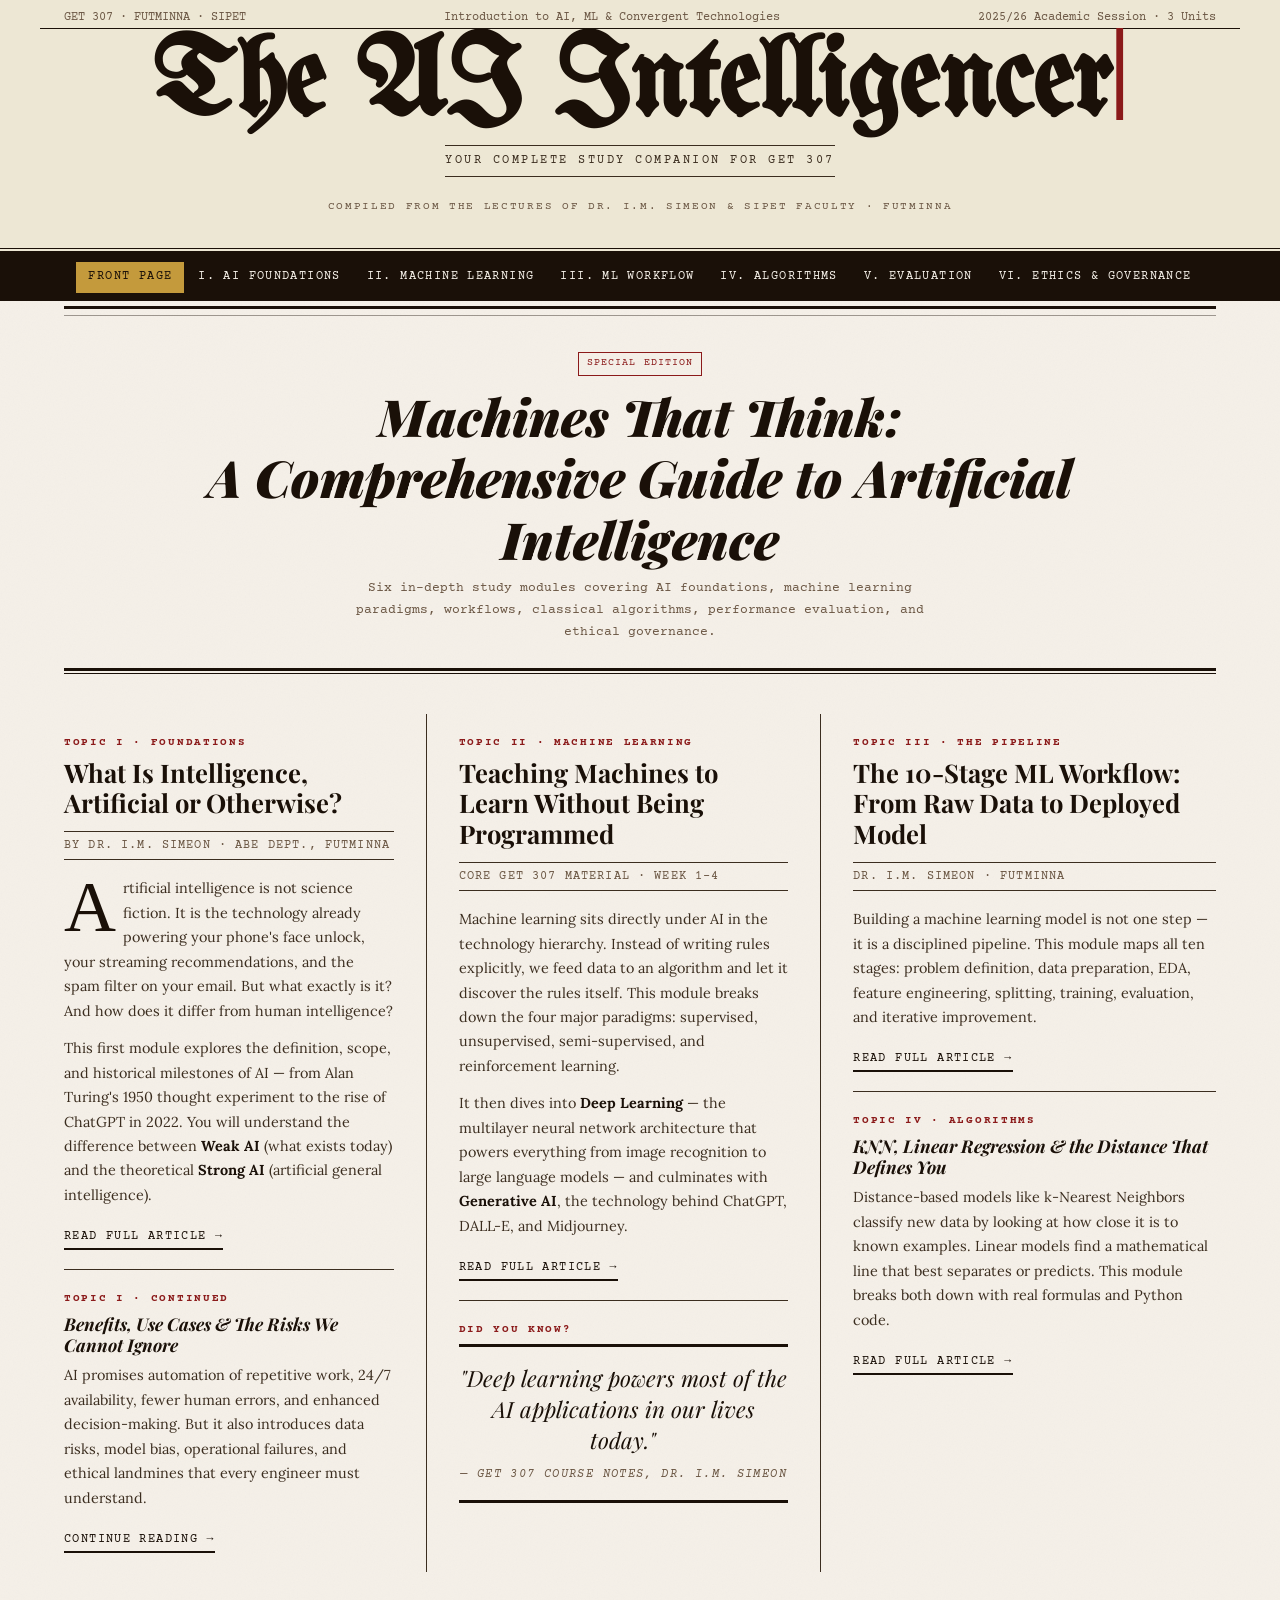
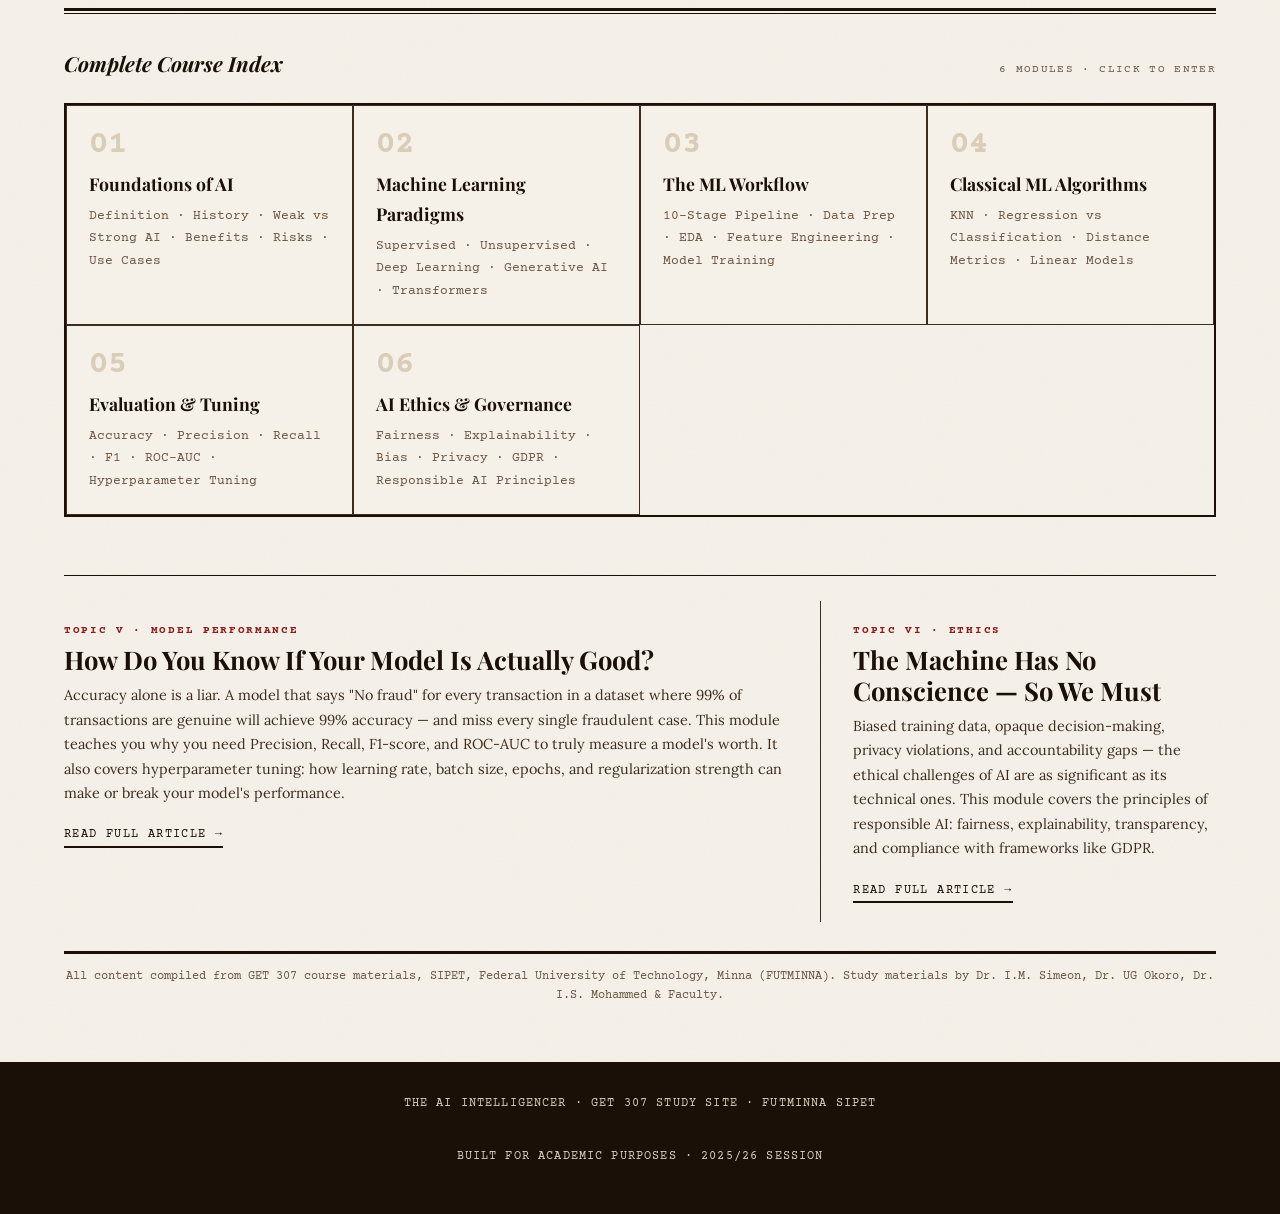
<file: index.html>
<!DOCTYPE html>
<html lang="en">
<head>
  <meta charset="UTF-8" />
  <meta name="viewport" content="width=device-width, initial-scale=1.0" />
  <title>The AI Intelligencer — GET 307 Study Site</title>
  <link rel="stylesheet" href="style.css" />
</head>
<body>

  <!-- ═══════════════════════════════════════════════
       MASTHEAD — Typewriter animation targets
       the h1#typewriter-target via script.js
  ═══════════════════════════════════════════════ -->
  <header class="site-masthead">
    <div class="masthead-top-rule container">
      <span>GET 307 · FUTMINNA · SIPET</span>
      <span>Introduction to AI, ML &amp; Convergent Technologies</span>
      <span>2025/26 Academic Session · 3 Units</span>
    </div>
    <h1 class="masthead-title" id="typewriter-target" data-text="The AI Intelligencer">The AI Intelligencer</h1>
    <p class="masthead-subtitle">Your Complete Study Companion for GET 307</p>
    <p class="masthead-kicker">Compiled from the lectures of Dr. I.M. Simeon &amp; SIPET Faculty · FUTMINNA</p>
  </header>

  <!-- ═══════════════════════════════════════════════
       STICKY NAVIGATION BAR
  ═══════════════════════════════════════════════ -->
  <nav class="site-nav" aria-label="Main Navigation">
    <ul>
      <li><a href="index.html">Front Page</a></li>
      <li><a href="topic1-foundations.html">I. AI Foundations</a></li>
      <li><a href="topic2-machine-learning.html">II. Machine Learning</a></li>
      <li><a href="topic3-ml-workflow.html">III. ML Workflow</a></li>
      <li><a href="topic4-algorithms.html">IV. Algorithms</a></li>
      <li><a href="topic5-evaluation.html">V. Evaluation</a></li>
      <li><a href="topic6-ethics.html">VI. Ethics &amp; Governance</a></li>
    </ul>
  </nav>

  <!-- ═══════════════════════════════════════════════
       MAIN CONTENT — Newspaper Grid Layout
  ═══════════════════════════════════════════════ -->
  <main>
  <div class="container">

    <hr class="thick" />
    <hr class="thin" />

    <!-- ── Breaking Banner Headline ── -->
    <div style="text-align:center; padding: 1.5rem 0 0.5rem;">
      <span class="badge badge-red">Special Edition</span>
      <h1 style="font-size: clamp(1.8rem, 5vw, 3.2rem); font-style: italic; margin: 0.5rem 0;">
        Machines That Think: <br>A Comprehensive Guide to Artificial Intelligence
      </h1>
      <p style="font-family: var(--font-mono); font-size: 0.8rem; color: var(--ink-faint); max-width: 600px; margin: 0 auto;">
        Six in-depth study modules covering AI foundations, machine learning paradigms,
        workflows, classical algorithms, performance evaluation, and ethical governance.
      </p>
    </div>

    <hr class="double" style="margin: 1rem 0;" />

    <!-- ═══════════════════════════════════════════
         3-COLUMN NEWSPAPER GRID
         .newspaper-grid = CSS Grid, 3 columns
         .news-col = individual column with right border rule
         See style.css for full grid documentation
    ═══════════════════════════════════════════ -->
    <div class="newspaper-grid">

      <!-- ── COLUMN 1: AI Foundations & ML ── -->
      <div class="news-col">

        <!-- Article Card 1 -->
        <article class="article-card">
          <p class="kicker">Topic I · Foundations</p>
          <h2>What Is Intelligence, Artificial or Otherwise?</h2>
          <div class="byline">By Dr. I.M. Simeon · ABE Dept., FUTMINNA</div>
          <p class="drop-cap">
            Artificial intelligence is not science fiction. It is the technology already powering your
            phone's face unlock, your streaming recommendations, and the spam filter on your email.
            But what exactly is it? And how does it differ from human intelligence?
          </p>
          <p>
            This first module explores the definition, scope, and historical milestones of AI — from
            Alan Turing's 1950 thought experiment to the rise of ChatGPT in 2022. You will understand
            the difference between <strong>Weak AI</strong> (what exists today) and the theoretical
            <strong>Strong AI</strong> (artificial general intelligence).
          </p>
          <a href="topic1-foundations.html" class="read-more">Read Full Article →</a>
        </article>

        <!-- Article Card 2 -->
        <article class="article-card">
          <p class="kicker">Topic I · Continued</p>
          <h3>Benefits, Use Cases &amp; The Risks We Cannot Ignore</h3>
          <p>
            AI promises automation of repetitive work, 24/7 availability, fewer human errors, and
            enhanced decision-making. But it also introduces data risks, model bias, operational
            failures, and ethical landmines that every engineer must understand.
          </p>
          <a href="topic1-foundations.html#benefits" class="read-more">Continue Reading →</a>
        </article>

      </div><!-- /news-col 1 -->

      <!-- ── COLUMN 2: Machine Learning ── -->
      <div class="news-col">

        <article class="article-card">
          <p class="kicker">Topic II · Machine Learning</p>
          <h2>Teaching Machines to Learn Without Being Programmed</h2>
          <div class="byline">Core GET 307 Material · Week 1–4</div>
          <p>
            Machine learning sits directly under AI in the technology hierarchy. Instead of writing
            rules explicitly, we feed data to an algorithm and let it discover the rules itself.
            This module breaks down the four major paradigms: supervised, unsupervised,
            semi-supervised, and reinforcement learning.
          </p>
          <p>
            It then dives into <strong>Deep Learning</strong> — the multilayer neural network
            architecture that powers everything from image recognition to large language models —
            and culminates with <strong>Generative AI</strong>, the technology behind ChatGPT,
            DALL-E, and Midjourney.
          </p>
          <a href="topic2-machine-learning.html" class="read-more">Read Full Article →</a>
        </article>

        <article class="article-card">
          <p class="kicker">Did You Know?</p>
          <div class="pull-quote" style="margin: 0;">
            <p>"Deep learning powers most of the AI applications in our lives today."</p>
            <cite>— GET 307 Course Notes, Dr. I.M. Simeon</cite>
          </div>
        </article>

      </div><!-- /news-col 2 -->

      <!-- ── COLUMN 3: Workflow & Algorithms ── -->
      <div class="news-col">

        <article class="article-card">
          <p class="kicker">Topic III · The Pipeline</p>
          <h2>The 10-Stage ML Workflow: From Raw Data to Deployed Model</h2>
          <div class="byline">Dr. I.M. Simeon · FUTMINNA</div>
          <p>
            Building a machine learning model is not one step — it is a disciplined pipeline.
            This module maps all ten stages: problem definition, data preparation, EDA, feature
            engineering, splitting, training, evaluation, and iterative improvement.
          </p>
          <a href="topic3-ml-workflow.html" class="read-more">Read Full Article →</a>
        </article>

        <article class="article-card">
          <p class="kicker">Topic IV · Algorithms</p>
          <h3>KNN, Linear Regression &amp; the Distance That Defines You</h3>
          <p>
            Distance-based models like k-Nearest Neighbors classify new data by looking at how
            close it is to known examples. Linear models find a mathematical line that best
            separates or predicts. This module breaks both down with real formulas and Python code.
          </p>
          <a href="topic4-algorithms.html" class="read-more">Read Full Article →</a>
        </article>

      </div><!-- /news-col 3 -->

    </div><!-- /newspaper-grid -->

    <hr class="double" />

    <!-- ── FULL WIDTH: Table of Contents / Module Index ── -->
    <section style="padding: 1.5rem 0;">
      <div style="display:flex; justify-content:space-between; align-items:baseline; margin-bottom:0.8rem;">
        <h2 style="font-size: 1.3rem; font-style: italic;">Complete Course Index</h2>
        <span style="font-family: var(--font-mono); font-size: 0.7rem; color: var(--ink-faint); text-transform:uppercase; letter-spacing:0.12em;">6 Modules · Click to Enter</span>
      </div>

      <!-- .toc-grid — CSS Grid auto-fill, each card fades in via script.js -->
      <div class="toc-grid">

        <a href="topic1-foundations.html" class="toc-card">
          <div class="card-num">01</div>
          <div class="card-title">Foundations of AI</div>
          <div class="card-desc">Definition · History · Weak vs Strong AI · Benefits · Risks · Use Cases</div>
        </a>

        <a href="topic2-machine-learning.html" class="toc-card">
          <div class="card-num">02</div>
          <div class="card-title">Machine Learning Paradigms</div>
          <div class="card-desc">Supervised · Unsupervised · Deep Learning · Generative AI · Transformers</div>
        </a>

        <a href="topic3-ml-workflow.html" class="toc-card">
          <div class="card-num">03</div>
          <div class="card-title">The ML Workflow</div>
          <div class="card-desc">10-Stage Pipeline · Data Prep · EDA · Feature Engineering · Model Training</div>
        </a>

        <a href="topic4-algorithms.html" class="toc-card">
          <div class="card-num">04</div>
          <div class="card-title">Classical ML Algorithms</div>
          <div class="card-desc">KNN · Regression vs Classification · Distance Metrics · Linear Models</div>
        </a>

        <a href="topic5-evaluation.html" class="toc-card">
          <div class="card-num">05</div>
          <div class="card-title">Evaluation &amp; Tuning</div>
          <div class="card-desc">Accuracy · Precision · Recall · F1 · ROC-AUC · Hyperparameter Tuning</div>
        </a>

        <a href="topic6-ethics.html" class="toc-card">
          <div class="card-num">06</div>
          <div class="card-title">AI Ethics &amp; Governance</div>
          <div class="card-desc">Fairness · Explainability · Bias · Privacy · GDPR · Responsible AI Principles</div>
        </a>

      </div>
    </section>

    <hr />

    <!-- ── BOTTOM ROW: Two extra articles ── -->
    <div class="newspaper-grid" style="padding-top: 1rem;">

      <div class="news-col col-span-2">
        <article class="article-card">
          <p class="kicker">Topic V · Model Performance</p>
          <h2>How Do You Know If Your Model Is Actually Good?</h2>
          <p>
            Accuracy alone is a liar. A model that says "No fraud" for every transaction in a dataset
            where 99% of transactions are genuine will achieve 99% accuracy — and miss every
            single fraudulent case. This module teaches you why you need Precision, Recall, F1-score,
            and ROC-AUC to truly measure a model's worth. It also covers hyperparameter tuning:
            how learning rate, batch size, epochs, and regularization strength can make or break
            your model's performance.
          </p>
          <a href="topic5-evaluation.html" class="read-more">Read Full Article →</a>
        </article>
      </div>

      <div class="news-col">
        <article class="article-card">
          <p class="kicker">Topic VI · Ethics</p>
          <h2>The Machine Has No Conscience — So We Must</h2>
          <p>
            Biased training data, opaque decision-making, privacy violations, and accountability
            gaps — the ethical challenges of AI are as significant as its technical ones. This module
            covers the principles of responsible AI: fairness, explainability, transparency, and
            compliance with frameworks like GDPR.
          </p>
          <a href="topic6-ethics.html" class="read-more">Read Full Article →</a>
        </article>
      </div>

    </div>

    <hr class="thick" />
    <p style="font-family:var(--font-mono); font-size:0.72rem; color:var(--ink-faint); text-align:center; padding: 0.5rem 0;">
      All content compiled from GET 307 course materials, SIPET, Federal University of Technology, Minna (FUTMINNA).
      Study materials by Dr. I.M. Simeon, Dr. UG Okoro, Dr. I.S. Mohammed &amp; Faculty.
    </p>

  </div><!-- /container -->
  </main>

  <!-- ═══════════════════════════════════════════════
       FOOTER
  ═══════════════════════════════════════════════ -->
  <footer class="site-footer">
    <p>The AI Intelligencer · GET 307 Study Site · FUTMINNA SIPET</p>
    <hr class="footer-rule" />
    <p>Built for academic purposes · 2025/26 Session</p>
  </footer>

  <script src="script.js"></script>
</body>
</html>
</file>
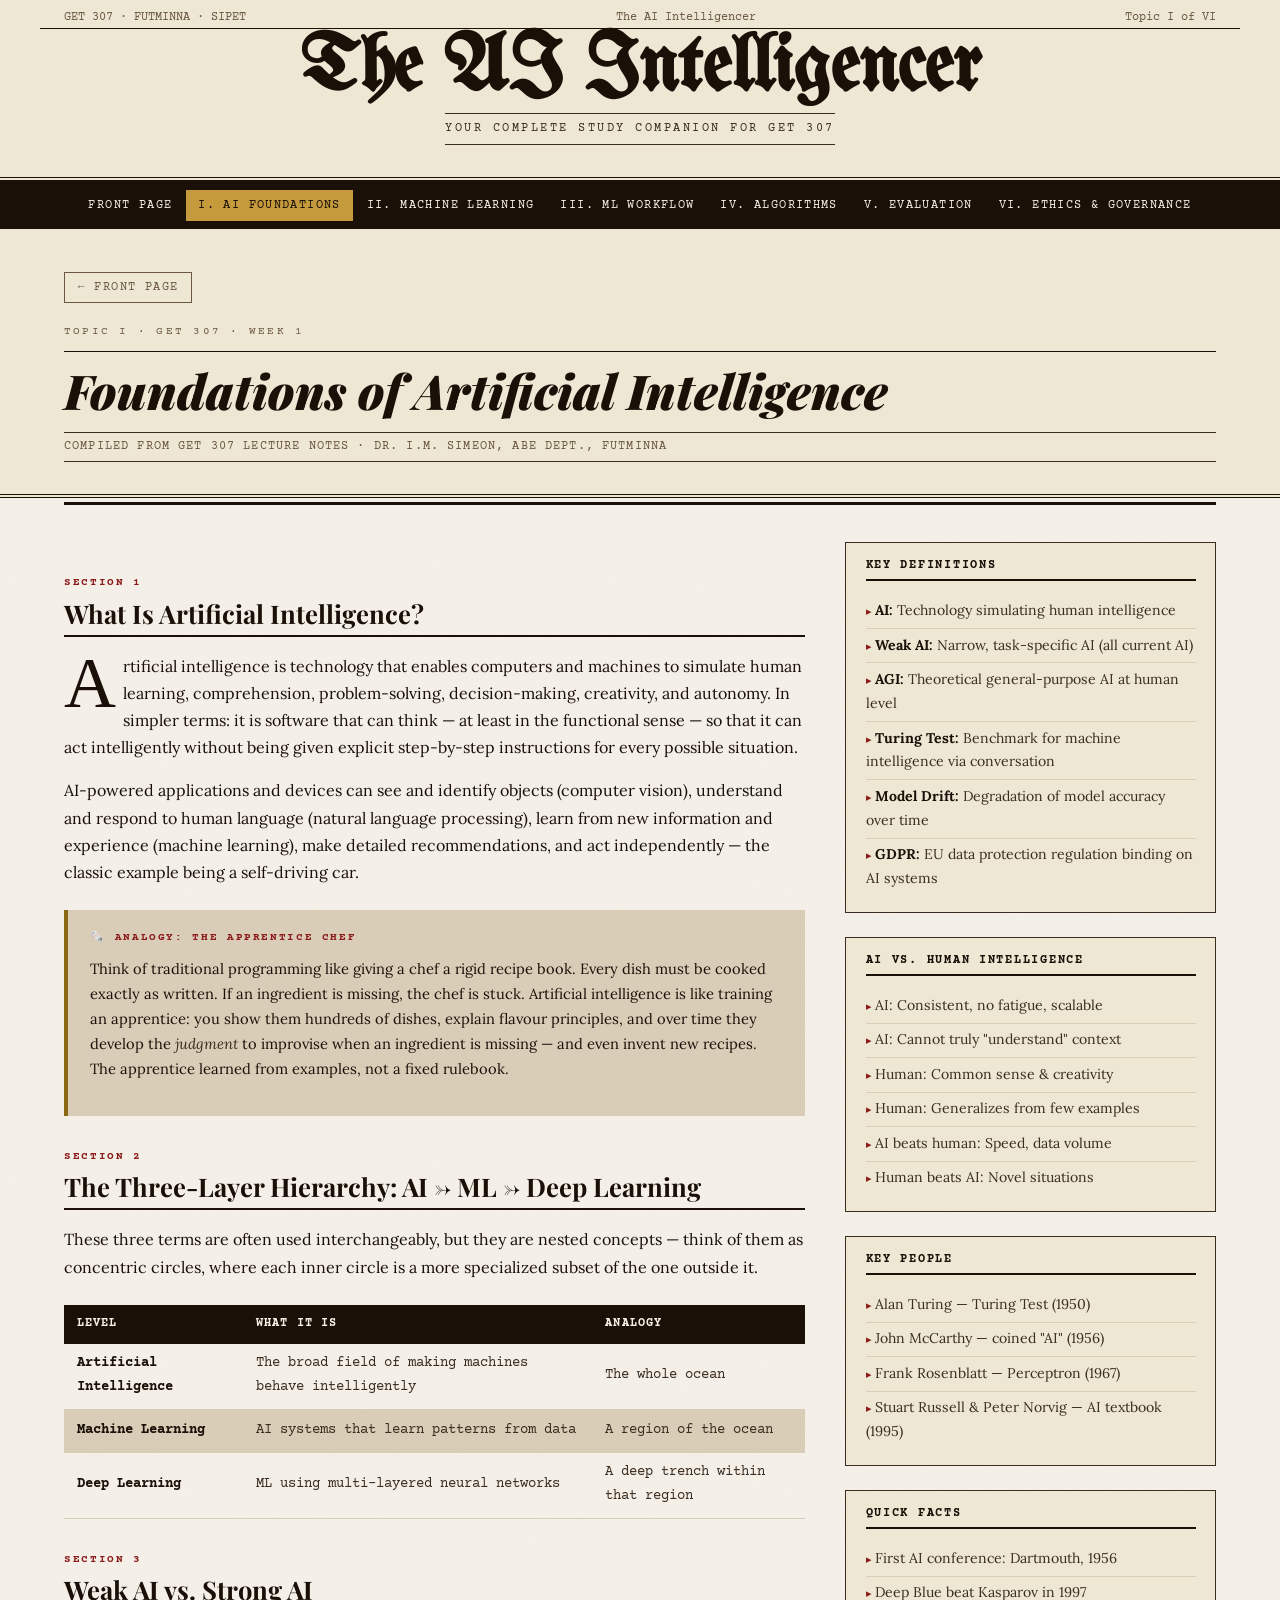
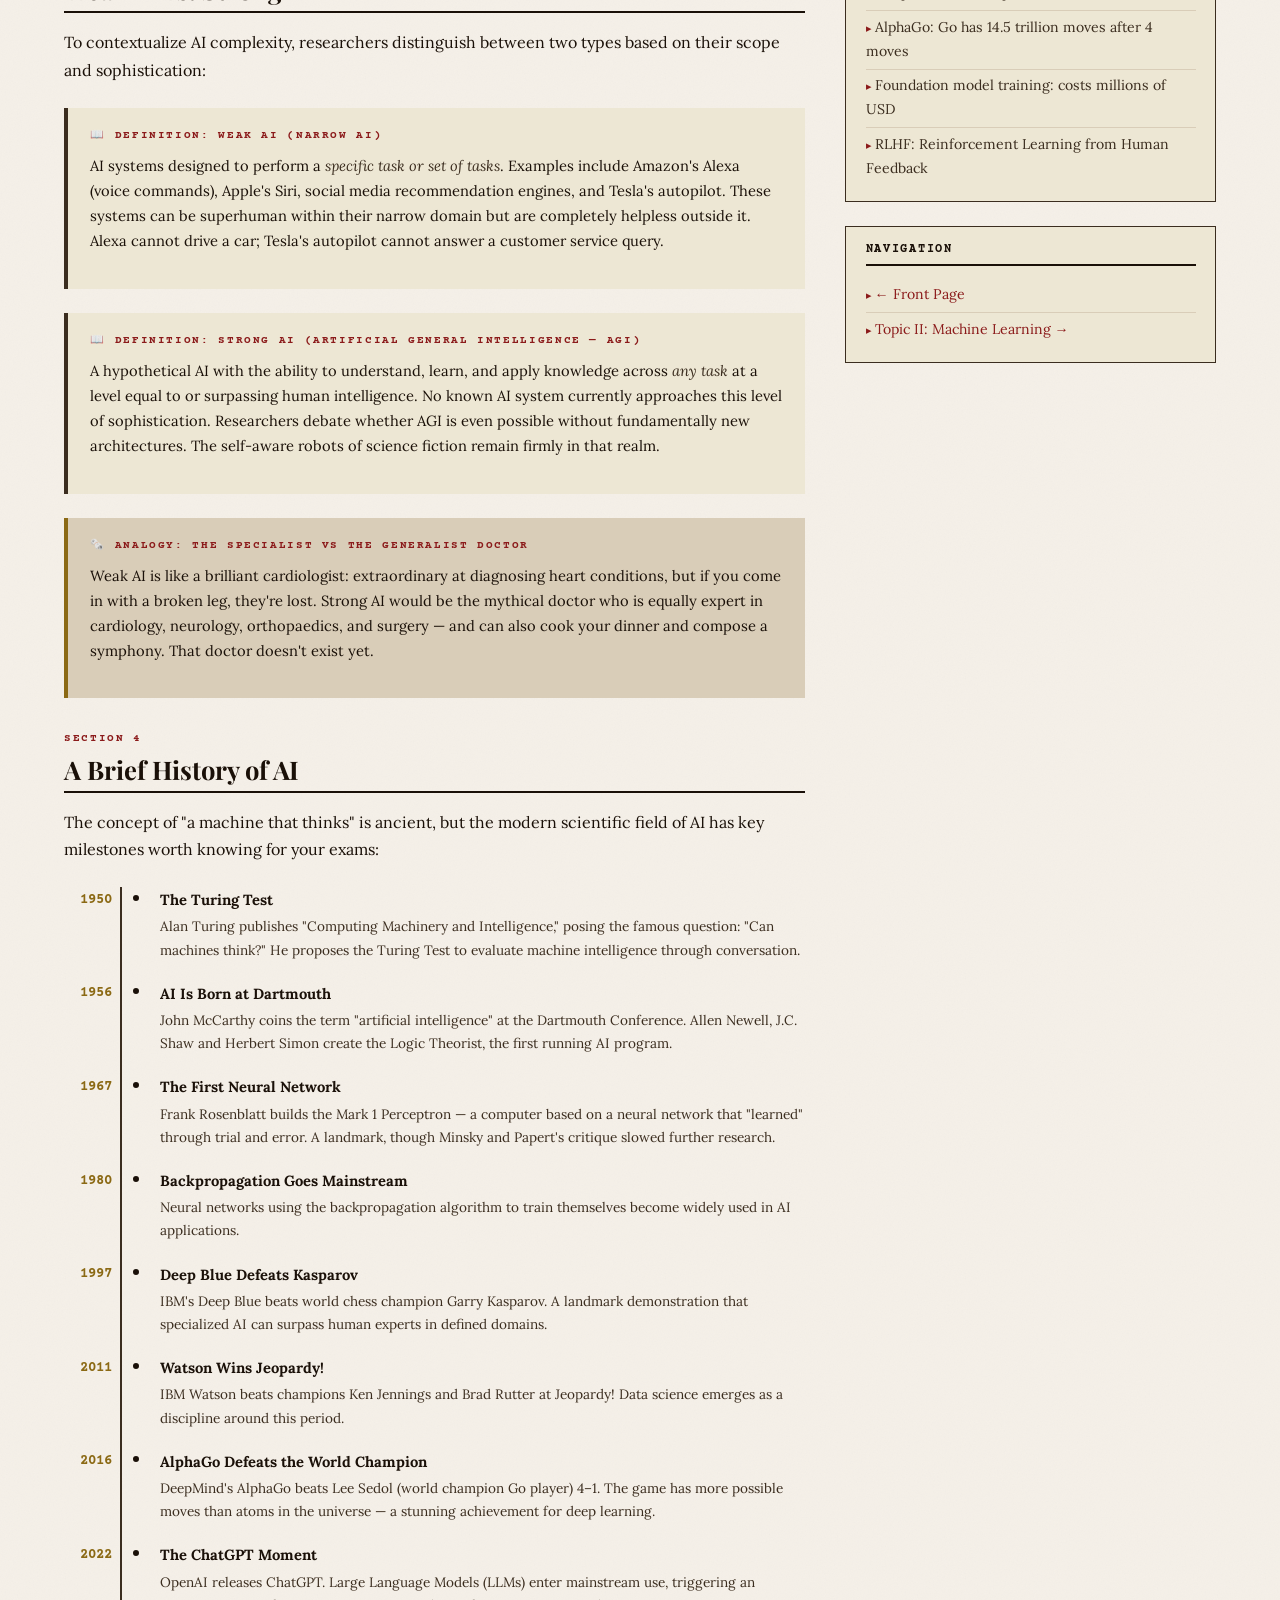
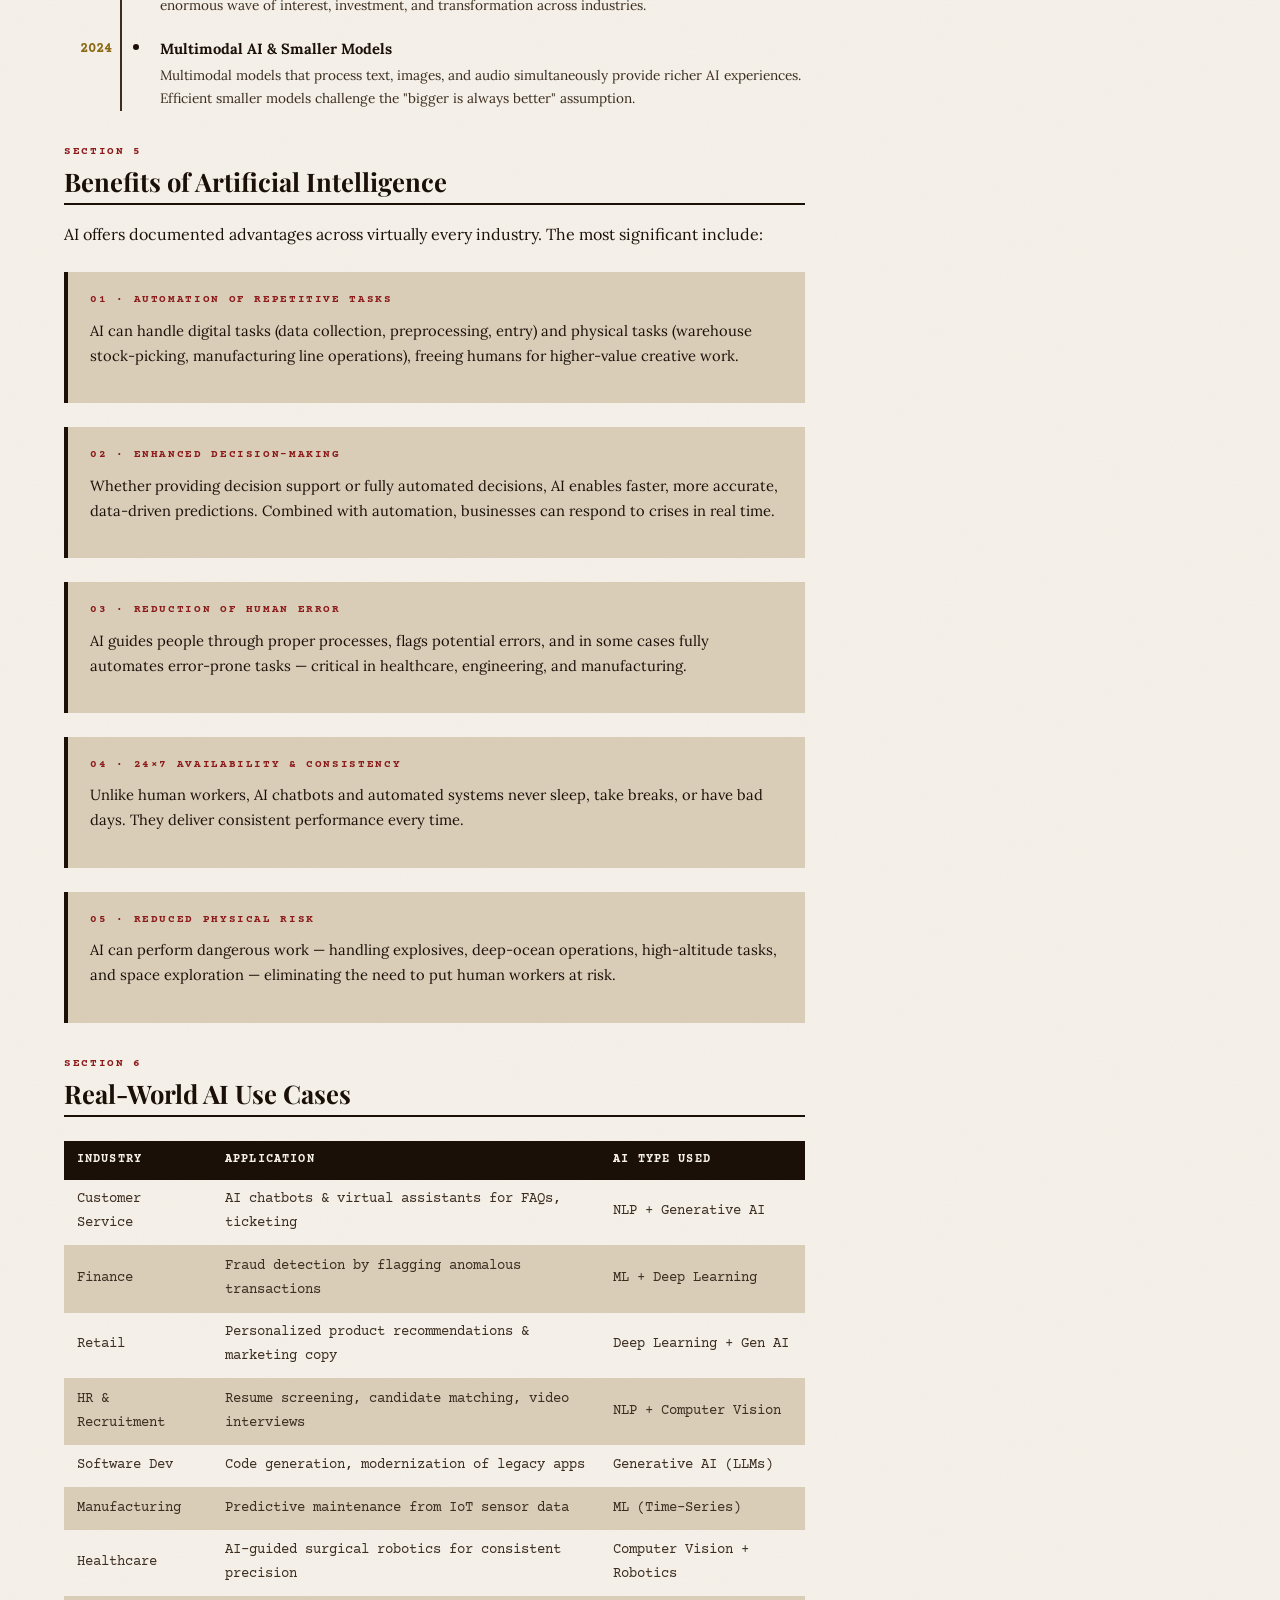
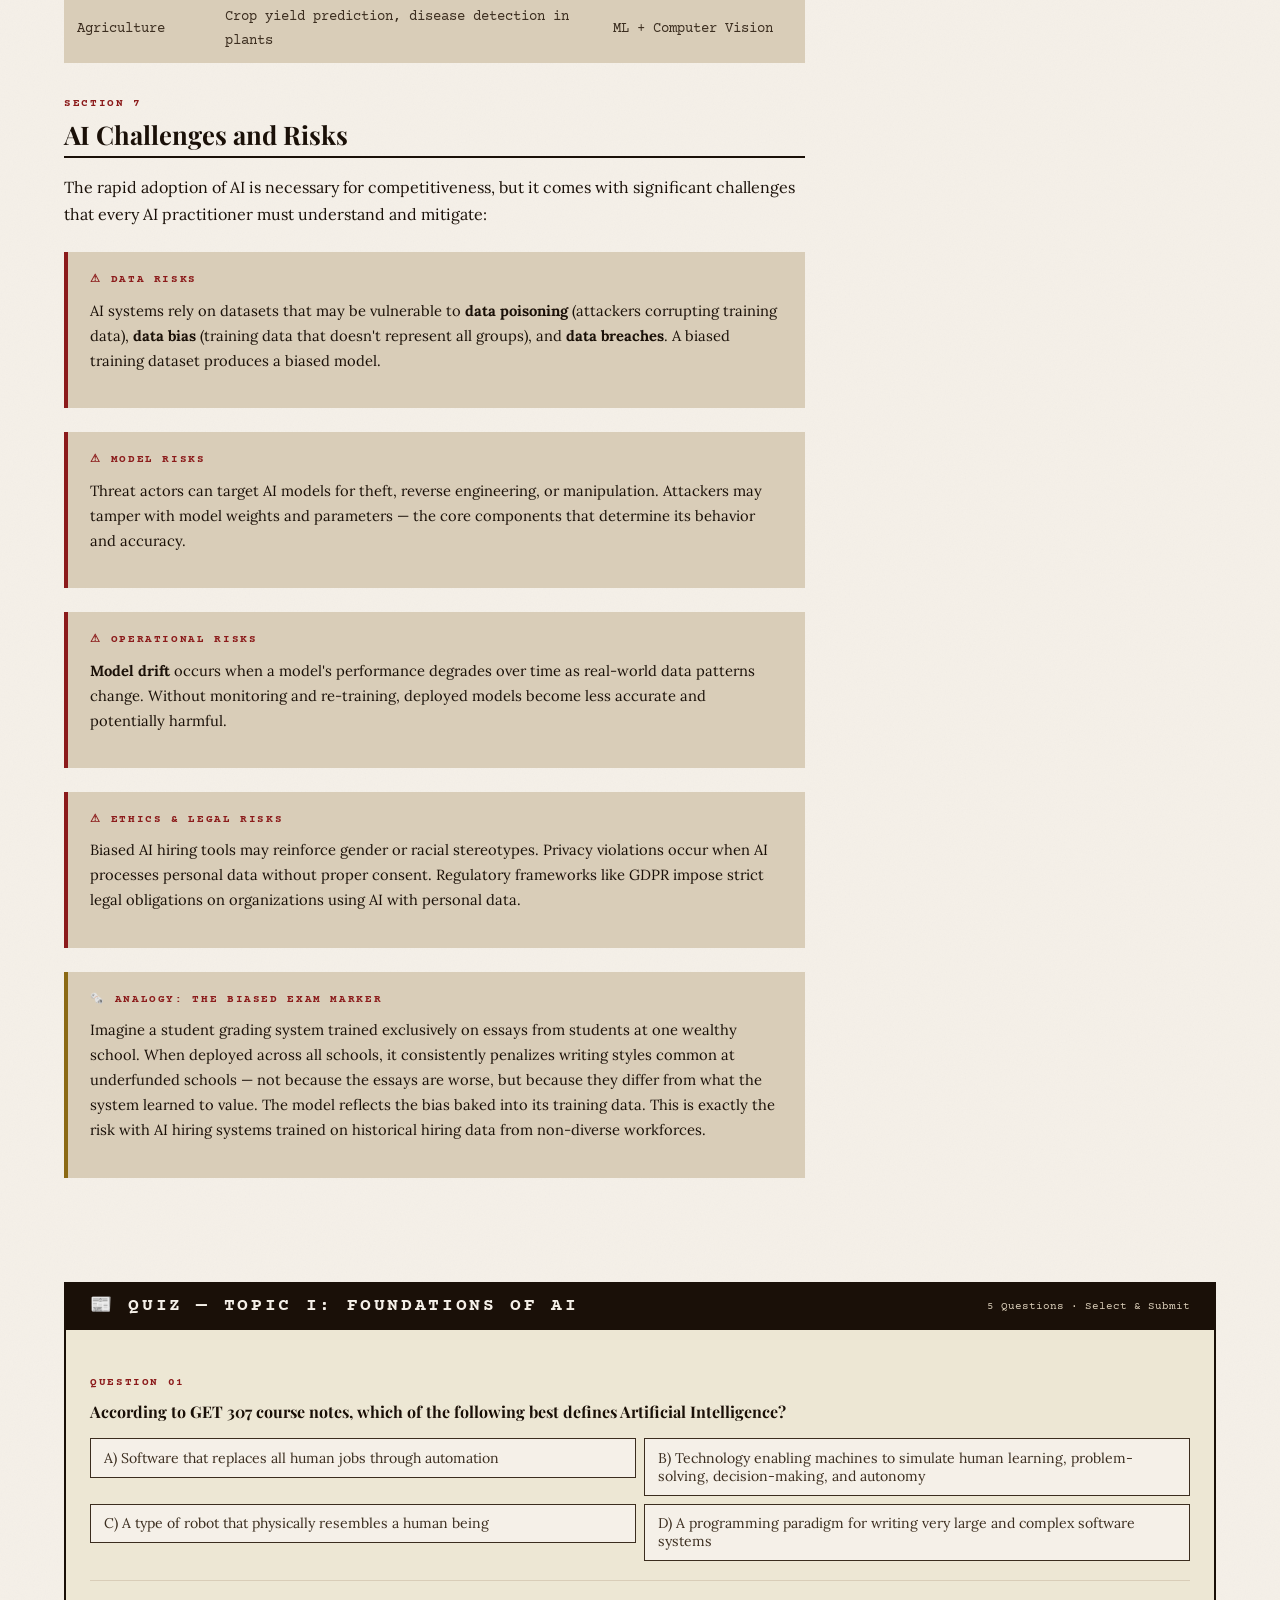
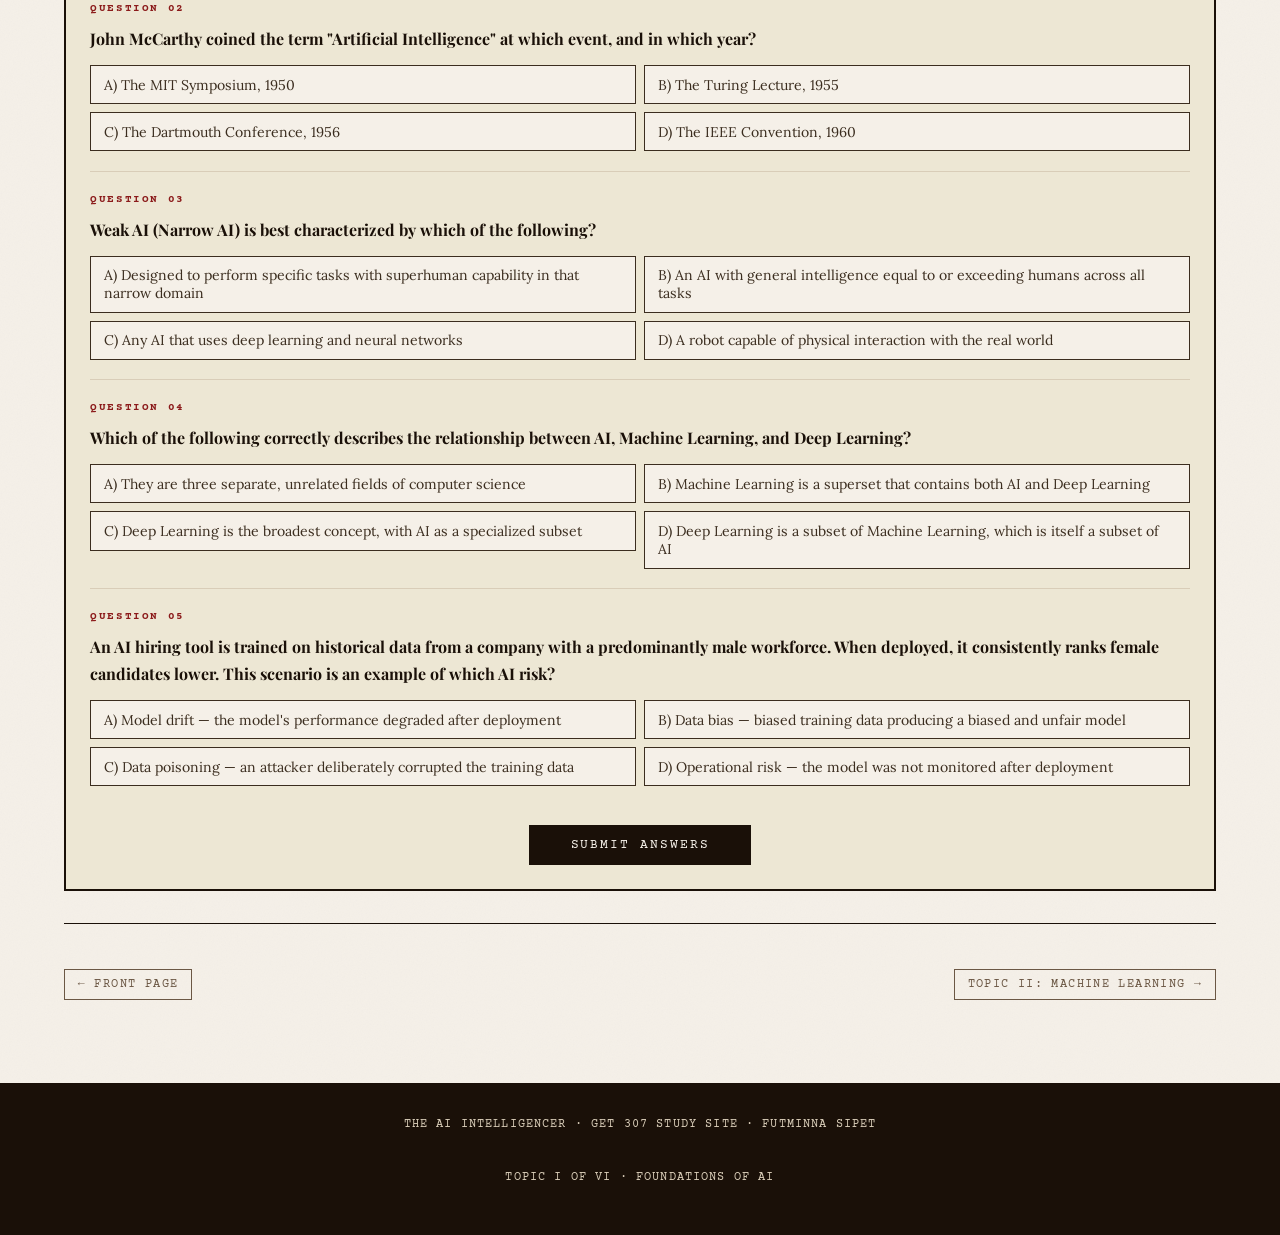
<file: topic1-foundations.html>
<!DOCTYPE html>
<html lang="en">
<head>
  <meta charset="UTF-8" />
  <meta name="viewport" content="width=device-width, initial-scale=1.0" />
  <title>Topic I: Foundations of AI — GET 307</title>
  <link rel="stylesheet" href="style.css" />
</head>
<body>

  <header class="site-masthead">
    <div class="masthead-top-rule container">
      <span>GET 307 · FUTMINNA · SIPET</span>
      <span>The AI Intelligencer</span>
      <span>Topic I of VI</span>
    </div>
    <h1 class="masthead-title" style="font-size: clamp(2.5rem, 7vw, 5rem);">The AI Intelligencer</h1>
    <p class="masthead-subtitle">Your Complete Study Companion for GET 307</p>
  </header>

  <nav class="site-nav" aria-label="Main Navigation">
    <ul>
      <li><a href="index.html">Front Page</a></li>
      <li><a href="topic1-foundations.html">I. AI Foundations</a></li>
      <li><a href="topic2-machine-learning.html">II. Machine Learning</a></li>
      <li><a href="topic3-ml-workflow.html">III. ML Workflow</a></li>
      <li><a href="topic4-algorithms.html">IV. Algorithms</a></li>
      <li><a href="topic5-evaluation.html">V. Evaluation</a></li>
      <li><a href="topic6-ethics.html">VI. Ethics &amp; Governance</a></li>
    </ul>
  </nav>

  <!-- ═══════════════════════════════════════════════
       PAGE HEADER
  ═══════════════════════════════════════════════ -->
  <div class="page-header">
    <div class="container">
      <a href="index.html" class="back-link">← Front Page</a>
      <span class="section-label">Topic I · GET 307 · Week 1</span>
      <hr />
      <h1>Foundations of Artificial Intelligence</h1>
      <div class="byline">Compiled from GET 307 lecture notes · Dr. I.M. Simeon, ABE Dept., FUTMINNA</div>
    </div>
  </div>

  <main>
  <div class="container">
    <hr class="thick" />

    <!-- ═══════════════════════════════════════════
         2-COLUMN PAGE GRID
         Left: .page-main (main article content)
         Right: .page-sidebar (key terms, callouts)
         See style.css .page-grid for documentation
    ═══════════════════════════════════════════ -->
    <div class="page-grid">

      <!-- ────────────────────────────────────────
           MAIN CONTENT COLUMN
      ──────────────────────────────────────────── -->
      <article class="page-main">

        <!-- ── Section 1: What is AI? ── -->
        <div class="section-head">
          <span class="section-kicker">Section 1</span>
          <h2>What Is Artificial Intelligence?</h2>
        </div>

        <p class="drop-cap">
          Artificial intelligence is technology that enables computers and machines to simulate
          human learning, comprehension, problem-solving, decision-making, creativity, and autonomy.
          In simpler terms: it is software that can think — at least in the functional sense — so
          that it can act intelligently without being given explicit step-by-step instructions for
          every possible situation.
        </p>

        <p>
          AI-powered applications and devices can see and identify objects (computer vision),
          understand and respond to human language (natural language processing), learn from new
          information and experience (machine learning), make detailed recommendations, and act
          independently — the classic example being a self-driving car.
        </p>

        <div class="callout-box analogy">
          <span class="callout-label">🗞️ Analogy: The Apprentice Chef</span>
          <p>
            Think of traditional programming like giving a chef a rigid recipe book. Every dish
            must be cooked exactly as written. If an ingredient is missing, the chef is stuck.
            Artificial intelligence is like training an apprentice: you show them hundreds of
            dishes, explain flavour principles, and over time they develop the <em>judgment</em>
            to improvise when an ingredient is missing — and even invent new recipes. The apprentice
            learned from examples, not a fixed rulebook.
          </p>
        </div>

        <!-- ── Section 2: The AI Hierarchy ── -->
        <div class="section-head">
          <span class="section-kicker">Section 2</span>
          <h2>The Three-Layer Hierarchy: AI → ML → Deep Learning</h2>
        </div>

        <p>
          These three terms are often used interchangeably, but they are nested concepts — think of
          them as concentric circles, where each inner circle is a more specialized subset of the one
          outside it.
        </p>

        <table>
          <thead>
            <tr>
              <th>Level</th>
              <th>What It Is</th>
              <th>Analogy</th>
            </tr>
          </thead>
          <tbody>
            <tr>
              <td><strong>Artificial Intelligence</strong></td>
              <td>The broad field of making machines behave intelligently</td>
              <td>The whole ocean</td>
            </tr>
            <tr>
              <td><strong>Machine Learning</strong></td>
              <td>AI systems that learn patterns from data</td>
              <td>A region of the ocean</td>
            </tr>
            <tr>
              <td><strong>Deep Learning</strong></td>
              <td>ML using multi-layered neural networks</td>
              <td>A deep trench within that region</td>
            </tr>
          </tbody>
        </table>

        <!-- ── Section 3: Weak vs Strong AI ── -->
        <div class="section-head">
          <span class="section-kicker">Section 3</span>
          <h2>Weak AI vs. Strong AI</h2>
        </div>

        <p>
          To contextualize AI complexity, researchers distinguish between two types based on their
          scope and sophistication:
        </p>

        <div class="callout-box definition">
          <span class="callout-label">📖 Definition: Weak AI (Narrow AI)</span>
          <p>
            AI systems designed to perform a <em>specific task or set of tasks</em>. Examples include
            Amazon's Alexa (voice commands), Apple's Siri, social media recommendation engines, and
            Tesla's autopilot. These systems can be superhuman within their narrow domain but are
            completely helpless outside it. Alexa cannot drive a car; Tesla's autopilot cannot answer
            a customer service query.
          </p>
        </div>

        <div class="callout-box definition">
          <span class="callout-label">📖 Definition: Strong AI (Artificial General Intelligence — AGI)</span>
          <p>
            A hypothetical AI with the ability to understand, learn, and apply knowledge across
            <em>any task</em> at a level equal to or surpassing human intelligence. No known AI
            system currently approaches this level of sophistication. Researchers debate whether
            AGI is even possible without fundamentally new architectures. The self-aware robots of
            science fiction remain firmly in that realm.
          </p>
        </div>

        <div class="callout-box analogy">
          <span class="callout-label">🗞️ Analogy: The Specialist vs The Generalist Doctor</span>
          <p>
            Weak AI is like a brilliant cardiologist: extraordinary at diagnosing heart conditions,
            but if you come in with a broken leg, they're lost. Strong AI would be the mythical
            doctor who is equally expert in cardiology, neurology, orthopaedics, and surgery —
            and can also cook your dinner and compose a symphony. That doctor doesn't exist yet.
          </p>
        </div>

        <!-- ── Section 4: History ── -->
        <div class="section-head" id="history">
          <span class="section-kicker">Section 4</span>
          <h2>A Brief History of AI</h2>
        </div>

        <p>
          The concept of "a machine that thinks" is ancient, but the modern scientific field of AI
          has key milestones worth knowing for your exams:
        </p>

        <!-- .timeline — animated by IntersectionObserver in script.js -->
        <ul class="timeline">
          <li class="timeline-item">
            <span class="timeline-year">1950</span>
            <div class="timeline-dot"></div>
            <div class="timeline-content">
              <strong>The Turing Test</strong>
              <p>Alan Turing publishes "Computing Machinery and Intelligence," posing the famous question: "Can machines think?" He proposes the Turing Test to evaluate machine intelligence through conversation.</p>
            </div>
          </li>
          <li class="timeline-item">
            <span class="timeline-year">1956</span>
            <div class="timeline-dot"></div>
            <div class="timeline-content">
              <strong>AI Is Born at Dartmouth</strong>
              <p>John McCarthy coins the term "artificial intelligence" at the Dartmouth Conference. Allen Newell, J.C. Shaw and Herbert Simon create the Logic Theorist, the first running AI program.</p>
            </div>
          </li>
          <li class="timeline-item">
            <span class="timeline-year">1967</span>
            <div class="timeline-dot"></div>
            <div class="timeline-content">
              <strong>The First Neural Network</strong>
              <p>Frank Rosenblatt builds the Mark 1 Perceptron — a computer based on a neural network that "learned" through trial and error. A landmark, though Minsky and Papert's critique slowed further research.</p>
            </div>
          </li>
          <li class="timeline-item">
            <span class="timeline-year">1980</span>
            <div class="timeline-dot"></div>
            <div class="timeline-content">
              <strong>Backpropagation Goes Mainstream</strong>
              <p>Neural networks using the backpropagation algorithm to train themselves become widely used in AI applications.</p>
            </div>
          </li>
          <li class="timeline-item">
            <span class="timeline-year">1997</span>
            <div class="timeline-dot"></div>
            <div class="timeline-content">
              <strong>Deep Blue Defeats Kasparov</strong>
              <p>IBM's Deep Blue beats world chess champion Garry Kasparov. A landmark demonstration that specialized AI can surpass human experts in defined domains.</p>
            </div>
          </li>
          <li class="timeline-item">
            <span class="timeline-year">2011</span>
            <div class="timeline-dot"></div>
            <div class="timeline-content">
              <strong>Watson Wins Jeopardy!</strong>
              <p>IBM Watson beats champions Ken Jennings and Brad Rutter at Jeopardy! Data science emerges as a discipline around this period.</p>
            </div>
          </li>
          <li class="timeline-item">
            <span class="timeline-year">2016</span>
            <div class="timeline-dot"></div>
            <div class="timeline-content">
              <strong>AlphaGo Defeats the World Champion</strong>
              <p>DeepMind's AlphaGo beats Lee Sedol (world champion Go player) 4–1. The game has more possible moves than atoms in the universe — a stunning achievement for deep learning.</p>
            </div>
          </li>
          <li class="timeline-item">
            <span class="timeline-year">2022</span>
            <div class="timeline-dot"></div>
            <div class="timeline-content">
              <strong>The ChatGPT Moment</strong>
              <p>OpenAI releases ChatGPT. Large Language Models (LLMs) enter mainstream use, triggering an enormous wave of interest, investment, and transformation across industries.</p>
            </div>
          </li>
          <li class="timeline-item">
            <span class="timeline-year">2024</span>
            <div class="timeline-dot"></div>
            <div class="timeline-content">
              <strong>Multimodal AI &amp; Smaller Models</strong>
              <p>Multimodal models that process text, images, and audio simultaneously provide richer AI experiences. Efficient smaller models challenge the "bigger is always better" assumption.</p>
            </div>
          </li>
        </ul>

        <!-- ── Section 5: Benefits ── -->
        <div class="section-head" id="benefits">
          <span class="section-kicker">Section 5</span>
          <h2>Benefits of Artificial Intelligence</h2>
        </div>

        <p>AI offers documented advantages across virtually every industry. The most significant include:</p>

        <div class="callout-box">
          <span class="callout-label">01 · Automation of Repetitive Tasks</span>
          <p>AI can handle digital tasks (data collection, preprocessing, entry) and physical tasks (warehouse stock-picking, manufacturing line operations), freeing humans for higher-value creative work.</p>
        </div>

        <div class="callout-box">
          <span class="callout-label">02 · Enhanced Decision-Making</span>
          <p>Whether providing decision support or fully automated decisions, AI enables faster, more accurate, data-driven predictions. Combined with automation, businesses can respond to crises in real time.</p>
        </div>

        <div class="callout-box">
          <span class="callout-label">03 · Reduction of Human Error</span>
          <p>AI guides people through proper processes, flags potential errors, and in some cases fully automates error-prone tasks — critical in healthcare, engineering, and manufacturing.</p>
        </div>

        <div class="callout-box">
          <span class="callout-label">04 · 24×7 Availability &amp; Consistency</span>
          <p>Unlike human workers, AI chatbots and automated systems never sleep, take breaks, or have bad days. They deliver consistent performance every time.</p>
        </div>

        <div class="callout-box">
          <span class="callout-label">05 · Reduced Physical Risk</span>
          <p>AI can perform dangerous work — handling explosives, deep-ocean operations, high-altitude tasks, and space exploration — eliminating the need to put human workers at risk.</p>
        </div>

        <!-- ── Section 6: Use Cases ── -->
        <div class="section-head" id="use-cases">
          <span class="section-kicker">Section 6</span>
          <h2>Real-World AI Use Cases</h2>
        </div>

        <table>
          <thead>
            <tr><th>Industry</th><th>Application</th><th>AI Type Used</th></tr>
          </thead>
          <tbody>
            <tr><td>Customer Service</td><td>AI chatbots &amp; virtual assistants for FAQs, ticketing</td><td>NLP + Generative AI</td></tr>
            <tr><td>Finance</td><td>Fraud detection by flagging anomalous transactions</td><td>ML + Deep Learning</td></tr>
            <tr><td>Retail</td><td>Personalized product recommendations &amp; marketing copy</td><td>Deep Learning + Gen AI</td></tr>
            <tr><td>HR &amp; Recruitment</td><td>Resume screening, candidate matching, video interviews</td><td>NLP + Computer Vision</td></tr>
            <tr><td>Software Dev</td><td>Code generation, modernization of legacy apps</td><td>Generative AI (LLMs)</td></tr>
            <tr><td>Manufacturing</td><td>Predictive maintenance from IoT sensor data</td><td>ML (Time-Series)</td></tr>
            <tr><td>Healthcare</td><td>AI-guided surgical robotics for consistent precision</td><td>Computer Vision + Robotics</td></tr>
            <tr><td>Agriculture</td><td>Crop yield prediction, disease detection in plants</td><td>ML + Computer Vision</td></tr>
          </tbody>
        </table>

        <!-- ── Section 7: Risks ── -->
        <div class="section-head" id="risks">
          <span class="section-kicker">Section 7</span>
          <h2>AI Challenges and Risks</h2>
        </div>

        <p>
          The rapid adoption of AI is necessary for competitiveness, but it comes with significant
          challenges that every AI practitioner must understand and mitigate:
        </p>

        <div class="callout-box warning">
          <span class="callout-label">⚠ Data Risks</span>
          <p>AI systems rely on datasets that may be vulnerable to <strong>data poisoning</strong> (attackers corrupting training data), <strong>data bias</strong> (training data that doesn't represent all groups), and <strong>data breaches</strong>. A biased training dataset produces a biased model.</p>
        </div>

        <div class="callout-box warning">
          <span class="callout-label">⚠ Model Risks</span>
          <p>Threat actors can target AI models for theft, reverse engineering, or manipulation. Attackers may tamper with model weights and parameters — the core components that determine its behavior and accuracy.</p>
        </div>

        <div class="callout-box warning">
          <span class="callout-label">⚠ Operational Risks</span>
          <p><strong>Model drift</strong> occurs when a model's performance degrades over time as real-world data patterns change. Without monitoring and re-training, deployed models become less accurate and potentially harmful.</p>
        </div>

        <div class="callout-box warning">
          <span class="callout-label">⚠ Ethics &amp; Legal Risks</span>
          <p>Biased AI hiring tools may reinforce gender or racial stereotypes. Privacy violations occur when AI processes personal data without proper consent. Regulatory frameworks like GDPR impose strict legal obligations on organizations using AI with personal data.</p>
        </div>

        <div class="callout-box analogy">
          <span class="callout-label">🗞️ Analogy: The Biased Exam Marker</span>
          <p>
            Imagine a student grading system trained exclusively on essays from students at one
            wealthy school. When deployed across all schools, it consistently penalizes writing styles
            common at underfunded schools — not because the essays are worse, but because they
            differ from what the system learned to value. The model reflects the bias baked into its
            training data. This is exactly the risk with AI hiring systems trained on historical
            hiring data from non-diverse workforces.
          </p>
        </div>

      </article><!-- /page-main -->

      <!-- ────────────────────────────────────────
           SIDEBAR COLUMN
      ──────────────────────────────────────────── -->
      <aside class="page-sidebar">

        <div class="sidebar-box">
          <h4>Key Definitions</h4>
          <ul>
            <li><strong>AI:</strong> Technology simulating human intelligence</li>
            <li><strong>Weak AI:</strong> Narrow, task-specific AI (all current AI)</li>
            <li><strong>AGI:</strong> Theoretical general-purpose AI at human level</li>
            <li><strong>Turing Test:</strong> Benchmark for machine intelligence via conversation</li>
            <li><strong>Model Drift:</strong> Degradation of model accuracy over time</li>
            <li><strong>GDPR:</strong> EU data protection regulation binding on AI systems</li>
          </ul>
        </div>

        <div class="sidebar-box">
          <h4>AI vs. Human Intelligence</h4>
          <ul>
            <li>AI: Consistent, no fatigue, scalable</li>
            <li>AI: Cannot truly "understand" context</li>
            <li>Human: Common sense &amp; creativity</li>
            <li>Human: Generalizes from few examples</li>
            <li>AI beats human: Speed, data volume</li>
            <li>Human beats AI: Novel situations</li>
          </ul>
        </div>

        <div class="sidebar-box">
          <h4>Key People</h4>
          <ul>
            <li>Alan Turing — Turing Test (1950)</li>
            <li>John McCarthy — coined "AI" (1956)</li>
            <li>Frank Rosenblatt — Perceptron (1967)</li>
            <li>Stuart Russell &amp; Peter Norvig — AI textbook (1995)</li>
          </ul>
        </div>

        <div class="sidebar-box">
          <h4>Quick Facts</h4>
          <ul>
            <li>First AI conference: Dartmouth, 1956</li>
            <li>Deep Blue beat Kasparov in 1997</li>
            <li>AlphaGo: Go has 14.5 trillion moves after 4 moves</li>
            <li>Foundation model training: costs millions of USD</li>
            <li>RLHF: Reinforcement Learning from Human Feedback</li>
          </ul>
        </div>

        <!-- Navigation between topics -->
        <div class="sidebar-box">
          <h4>Navigation</h4>
          <ul>
            <li><a href="index.html">← Front Page</a></li>
            <li><a href="topic2-machine-learning.html">Topic II: Machine Learning →</a></li>
          </ul>
        </div>

      </aside><!-- /page-sidebar -->

    </div><!-- /page-grid -->

    <!-- ═══════════════════════════════════════════════
         QUIZ SECTION
         .quiz-section is the root for quiz engine in script.js
         data-answer on .quiz-question = correct option letter
         data-option on each button = option letter
    ═══════════════════════════════════════════════ -->
    <section class="quiz-section" aria-label="Topic Quiz">
      <div class="quiz-header">
        <h2>📰 Quiz — Topic I: Foundations of AI</h2>
        <span style="font-family:var(--font-mono); font-size:0.7rem; color:var(--paper-dark);">5 Questions · Select &amp; Submit</span>
      </div>

      <div class="quiz-body">

        <!-- Q1 -->
        <div class="quiz-question" data-answer="B">
          <p class="q-num">Question 01</p>
          <p class="q-text">According to GET 307 course notes, which of the following best defines Artificial Intelligence?</p>
          <ul class="quiz-options">
            <li><button data-option="A">A) Software that replaces all human jobs through automation</button></li>
            <li><button data-option="B">B) Technology enabling machines to simulate human learning, problem-solving, decision-making, and autonomy</button></li>
            <li><button data-option="C">C) A type of robot that physically resembles a human being</button></li>
            <li><button data-option="D">D) A programming paradigm for writing very large and complex software systems</button></li>
          </ul>
          <div class="quiz-explanation">
            <strong>Correct: B.</strong> This is the exact definition from the course material. AI enables machines to simulate human cognitive functions — it is not limited to robots, automation alone, or any programming paradigm.
          </div>
        </div>

        <!-- Q2 -->
        <div class="quiz-question" data-answer="C">
          <p class="q-num">Question 02</p>
          <p class="q-text">John McCarthy coined the term "Artificial Intelligence" at which event, and in which year?</p>
          <ul class="quiz-options">
            <li><button data-option="A">A) The MIT Symposium, 1950</button></li>
            <li><button data-option="B">B) The Turing Lecture, 1955</button></li>
            <li><button data-option="C">C) The Dartmouth Conference, 1956</button></li>
            <li><button data-option="D">D) The IEEE Convention, 1960</button></li>
          </ul>
          <div class="quiz-explanation">
            <strong>Correct: C.</strong> The Dartmouth Conference in 1956 was the founding moment of AI as an academic discipline. McCarthy also went on to invent the Lisp programming language.
          </div>
        </div>

        <!-- Q3 -->
        <div class="quiz-question" data-answer="A">
          <p class="q-num">Question 03</p>
          <p class="q-text">Weak AI (Narrow AI) is best characterized by which of the following?</p>
          <ul class="quiz-options">
            <li><button data-option="A">A) Designed to perform specific tasks with superhuman capability in that narrow domain</button></li>
            <li><button data-option="B">B) An AI with general intelligence equal to or exceeding humans across all tasks</button></li>
            <li><button data-option="C">C) Any AI that uses deep learning and neural networks</button></li>
            <li><button data-option="D">D) A robot capable of physical interaction with the real world</button></li>
          </ul>
          <div class="quiz-explanation">
            <strong>Correct: A.</strong> Weak/Narrow AI excels at specific tasks (chess, image recognition, translation) but cannot generalize outside its domain. ALL current AI systems, including ChatGPT, are Narrow AI.
          </div>
        </div>

        <!-- Q4 -->
        <div class="quiz-question" data-answer="D">
          <p class="q-num">Question 04</p>
          <p class="q-text">Which of the following correctly describes the relationship between AI, Machine Learning, and Deep Learning?</p>
          <ul class="quiz-options">
            <li><button data-option="A">A) They are three separate, unrelated fields of computer science</button></li>
            <li><button data-option="B">B) Machine Learning is a superset that contains both AI and Deep Learning</button></li>
            <li><button data-option="C">C) Deep Learning is the broadest concept, with AI as a specialized subset</button></li>
            <li><button data-option="D">D) Deep Learning is a subset of Machine Learning, which is itself a subset of AI</button></li>
          </ul>
          <div class="quiz-explanation">
            <strong>Correct: D.</strong> Think concentric circles: AI is the largest concept → ML is a subset of AI (learning from data) → Deep Learning is a subset of ML (using multi-layer neural networks).
          </div>
        </div>

        <!-- Q5 -->
        <div class="quiz-question" data-answer="B">
          <p class="q-num">Question 05</p>
          <p class="q-text">An AI hiring tool is trained on historical data from a company with a predominantly male workforce. When deployed, it consistently ranks female candidates lower. This scenario is an example of which AI risk?</p>
          <ul class="quiz-options">
            <li><button data-option="A">A) Model drift — the model's performance degraded after deployment</button></li>
            <li><button data-option="B">B) Data bias — biased training data producing a biased and unfair model</button></li>
            <li><button data-option="C">C) Data poisoning — an attacker deliberately corrupted the training data</button></li>
            <li><button data-option="D">D) Operational risk — the model was not monitored after deployment</button></li>
          </ul>
          <div class="quiz-explanation">
            <strong>Correct: B.</strong> Data bias occurs when the training dataset doesn't fairly represent all relevant groups. The model learns and amplifies historical human biases. This is a well-documented AI ethics problem distinct from data poisoning (which requires malicious external intent).
          </div>
        </div>

        <button class="quiz-submit-btn">Submit Answers</button>

      </div><!-- /quiz-body -->

      <div class="quiz-score-panel">
        <span class="score-num">0 / 5</span>
        <p class="score-msg"></p>
      </div>

    </section><!-- /quiz-section -->

    <hr />
    <div style="display:flex; justify-content:space-between; padding: 1rem 0; font-family:var(--font-mono); font-size:0.75rem;">
      <a href="index.html" class="back-link">← Front Page</a>
      <a href="topic2-machine-learning.html" class="back-link">Topic II: Machine Learning →</a>
    </div>

  </div><!-- /container -->
  </main>

  <footer class="site-footer">
    <p>The AI Intelligencer · GET 307 Study Site · FUTMINNA SIPET</p>
    <hr class="footer-rule" />
    <p>Topic I of VI · Foundations of AI</p>
  </footer>

  <script src="script.js"></script>
</body>
</html>
</file>
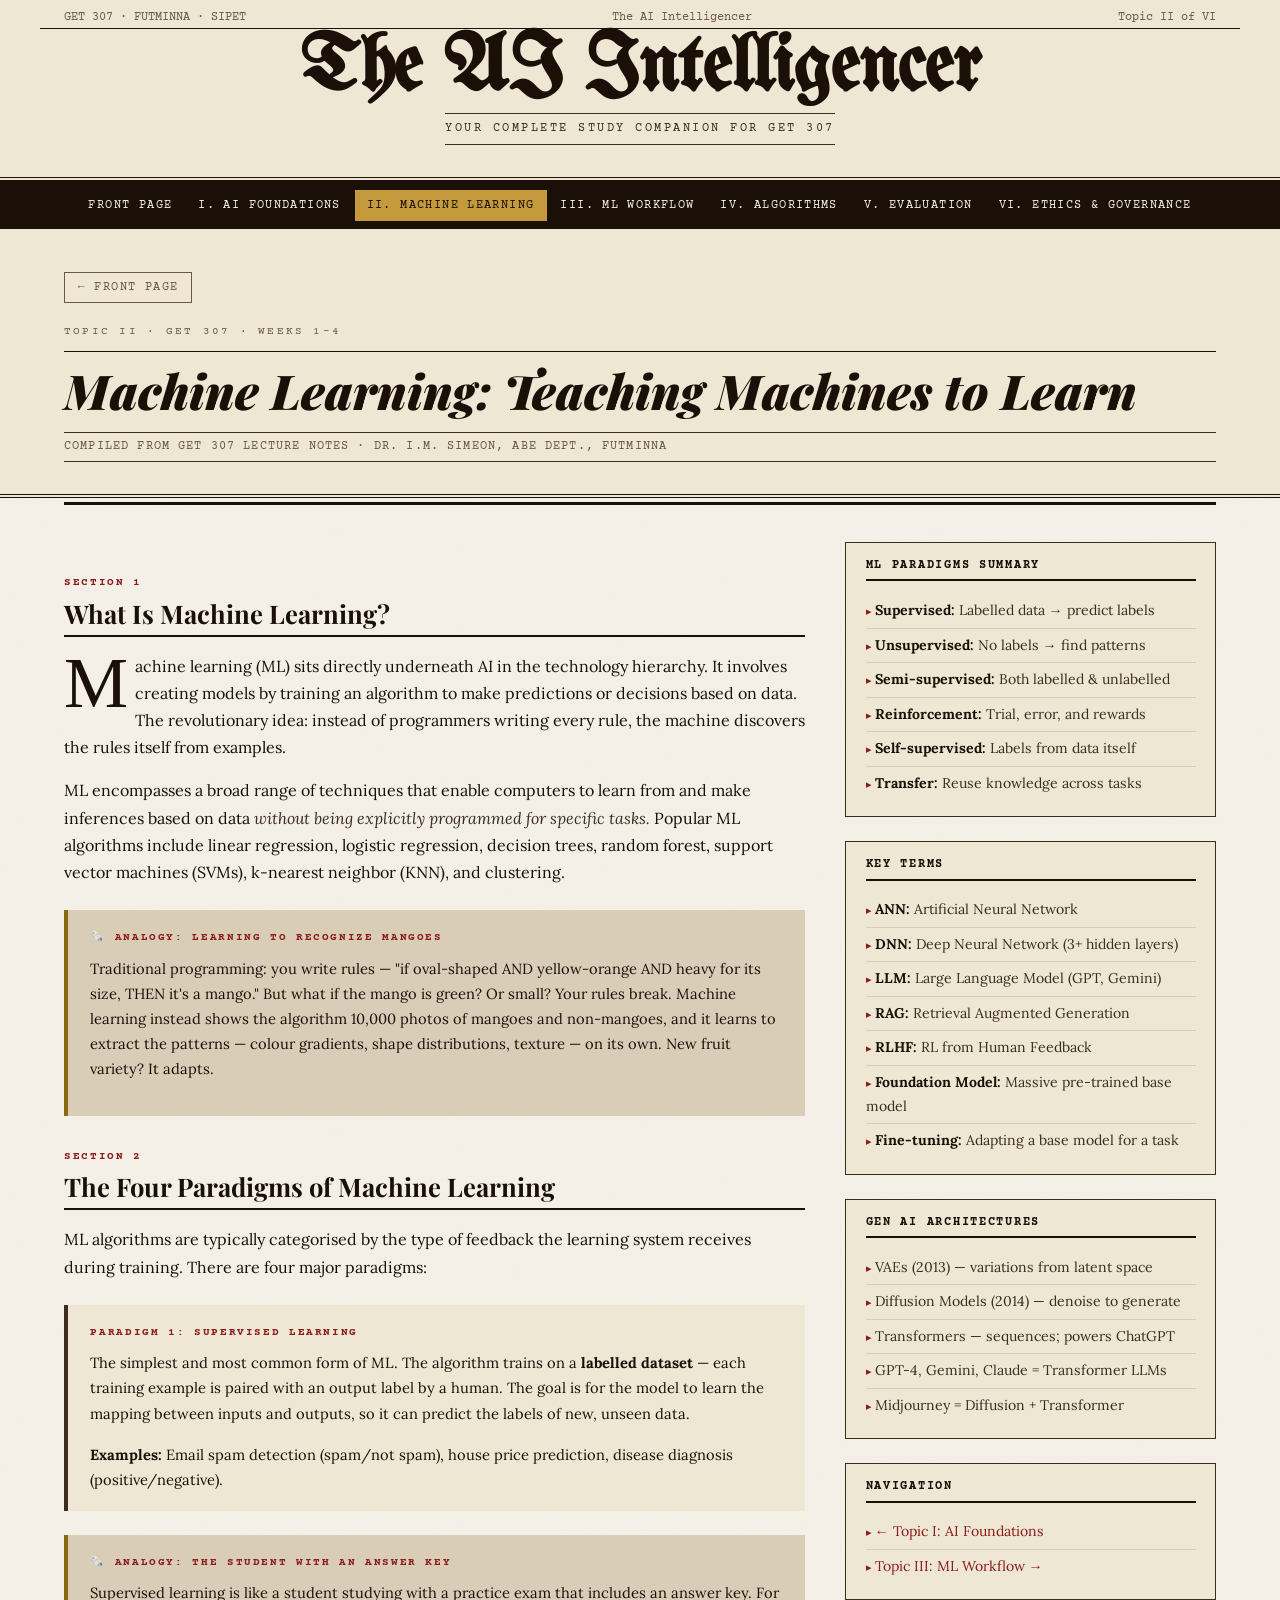
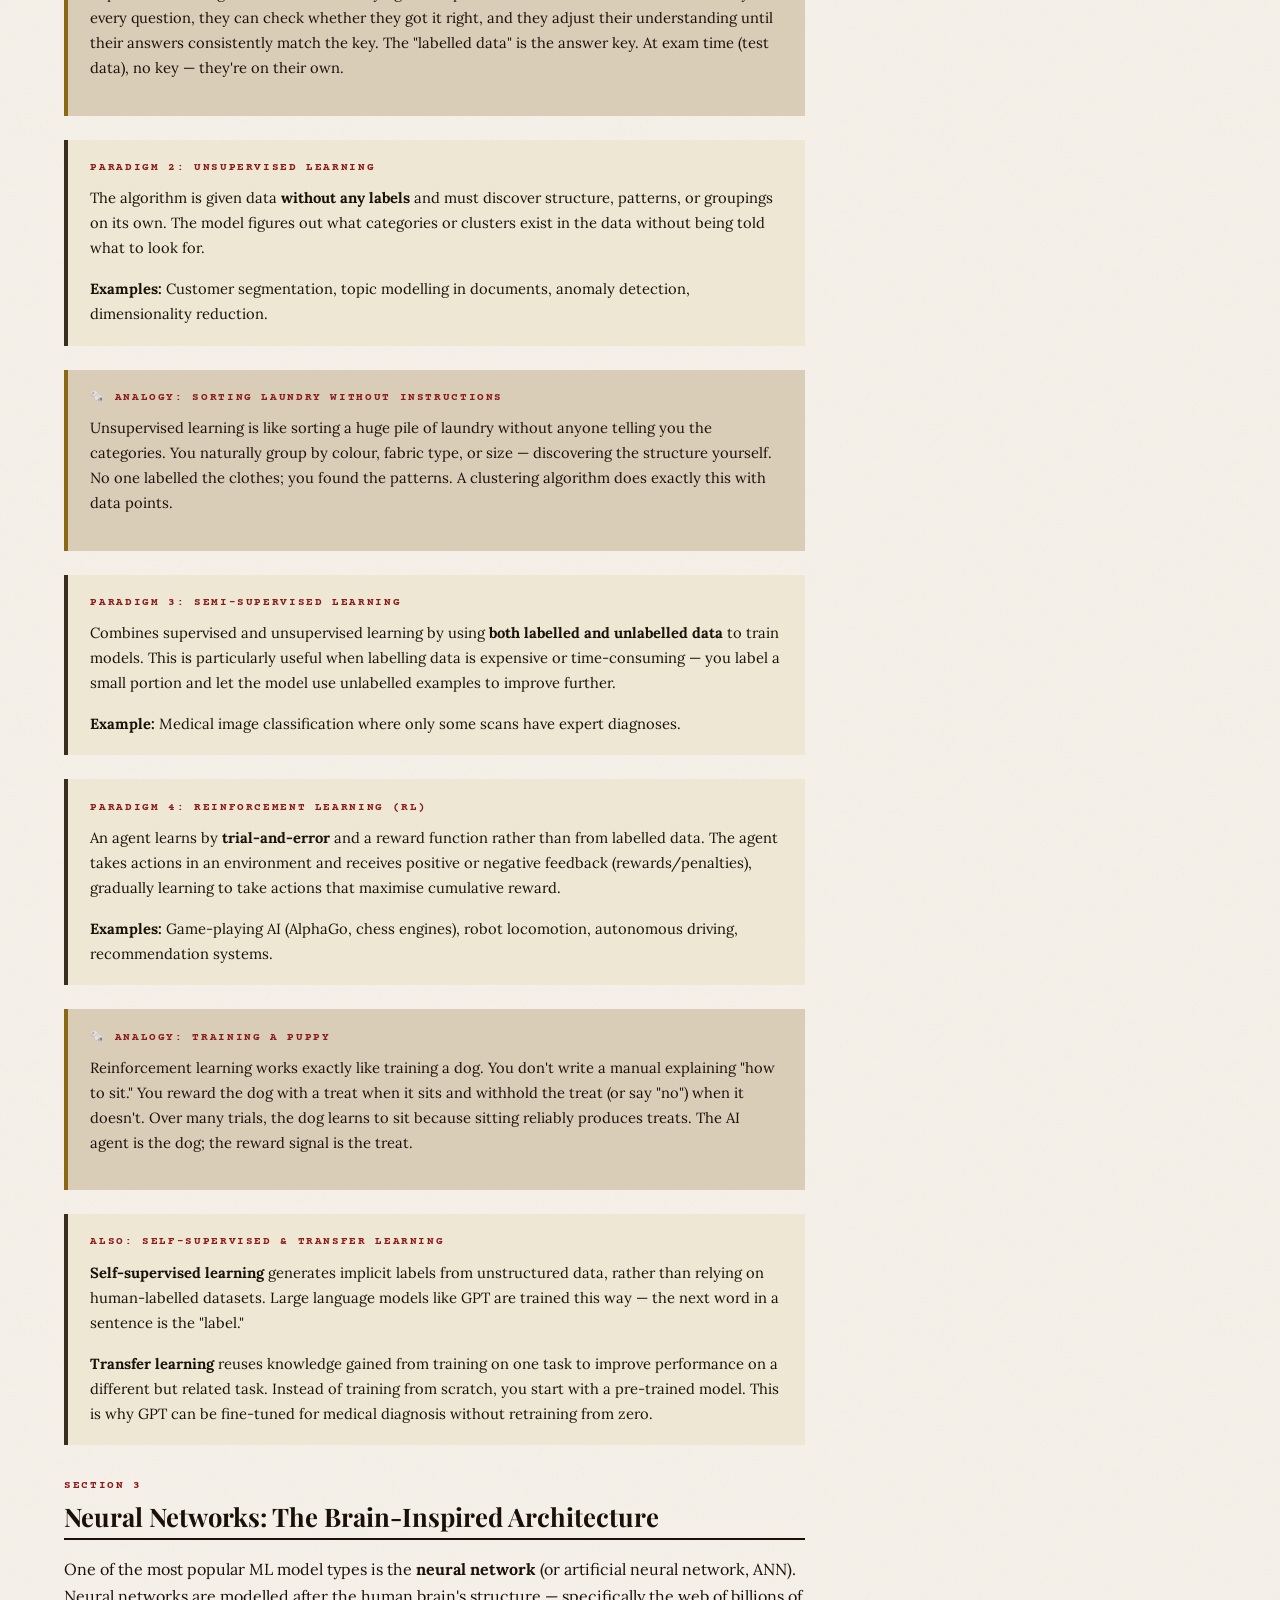
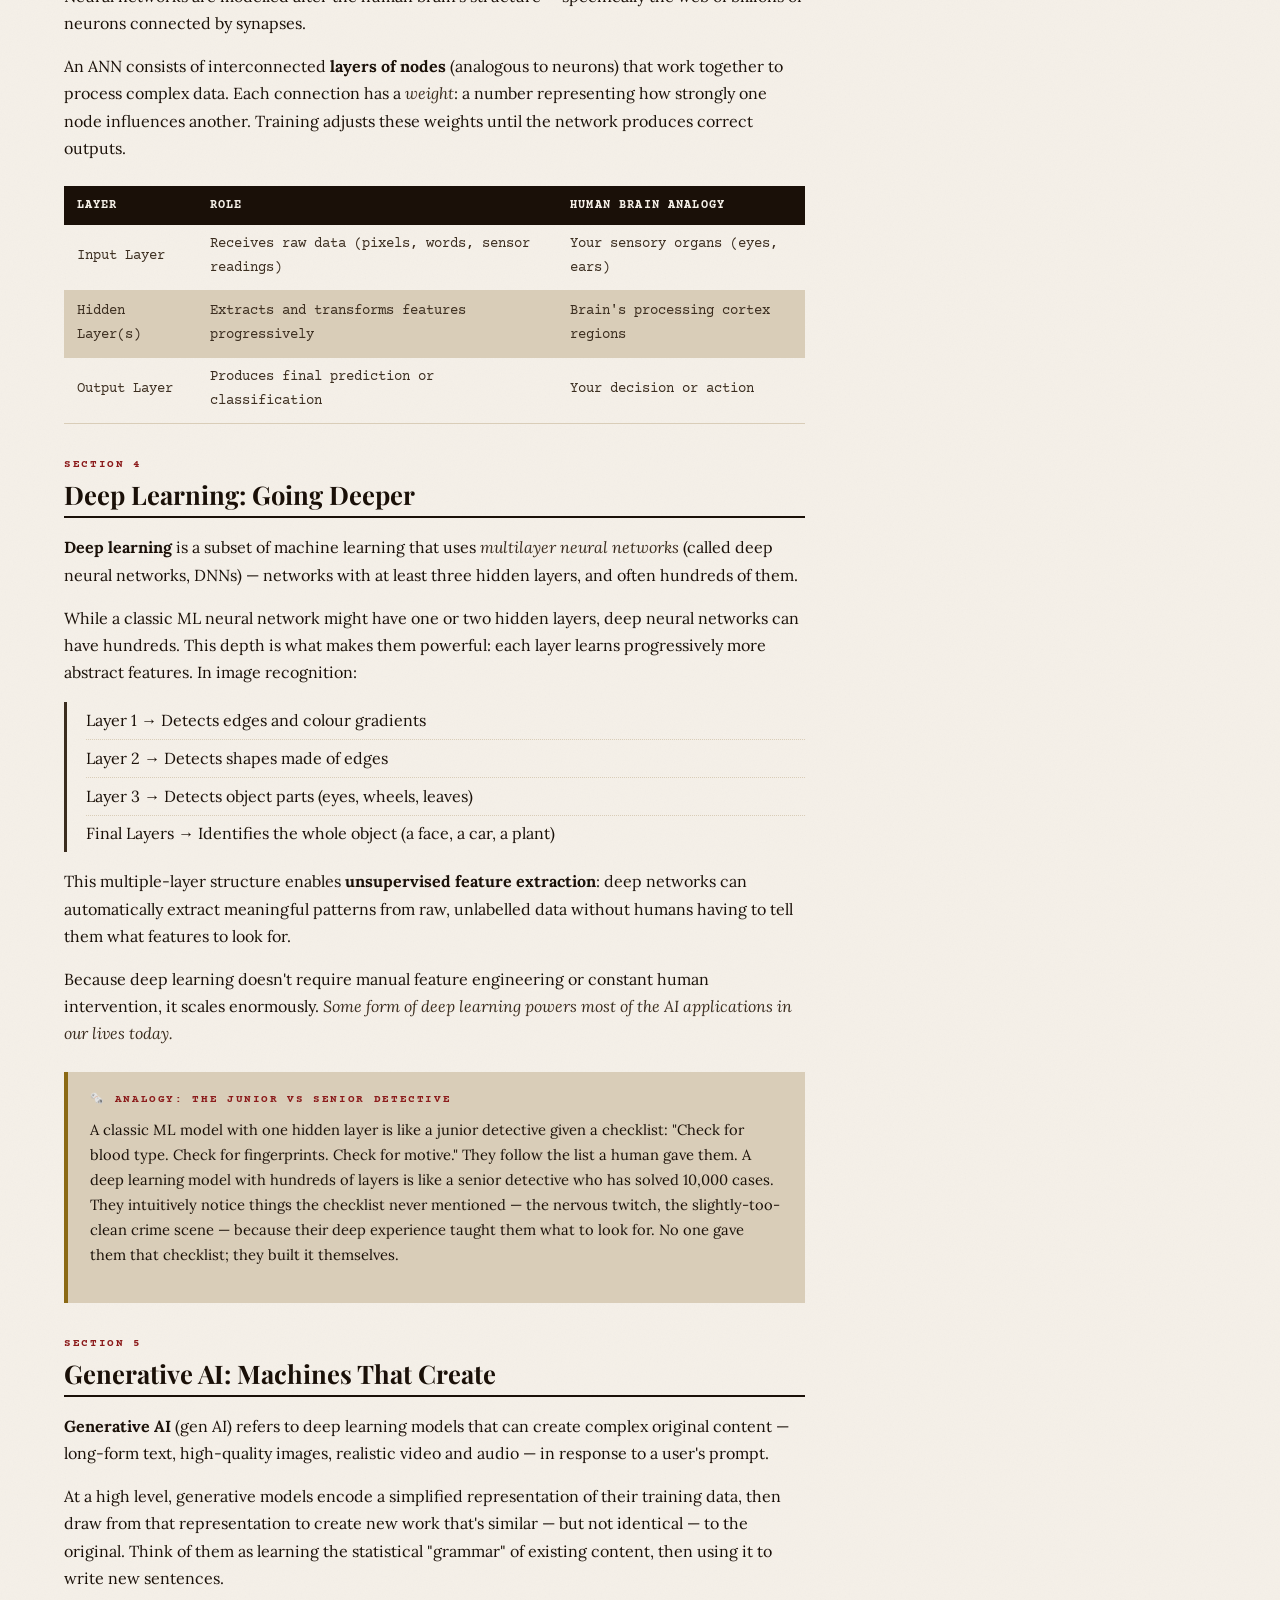
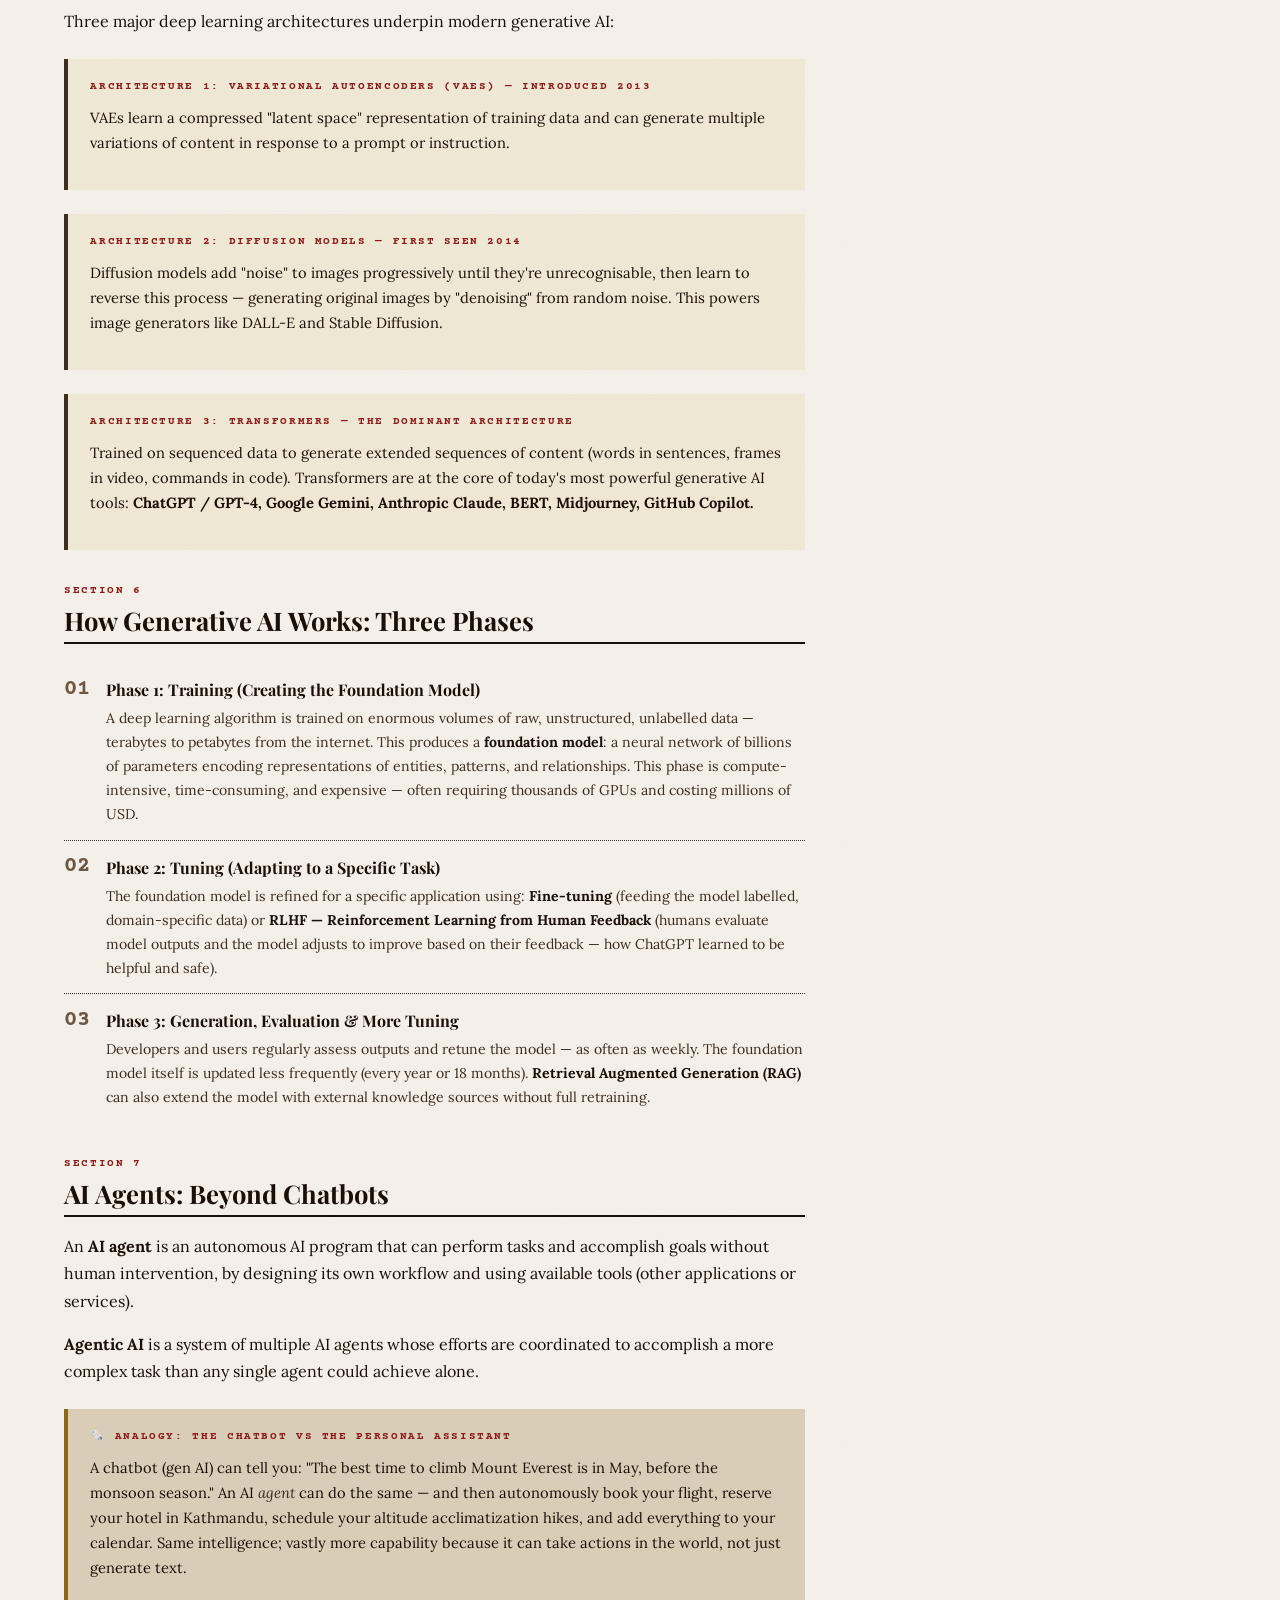
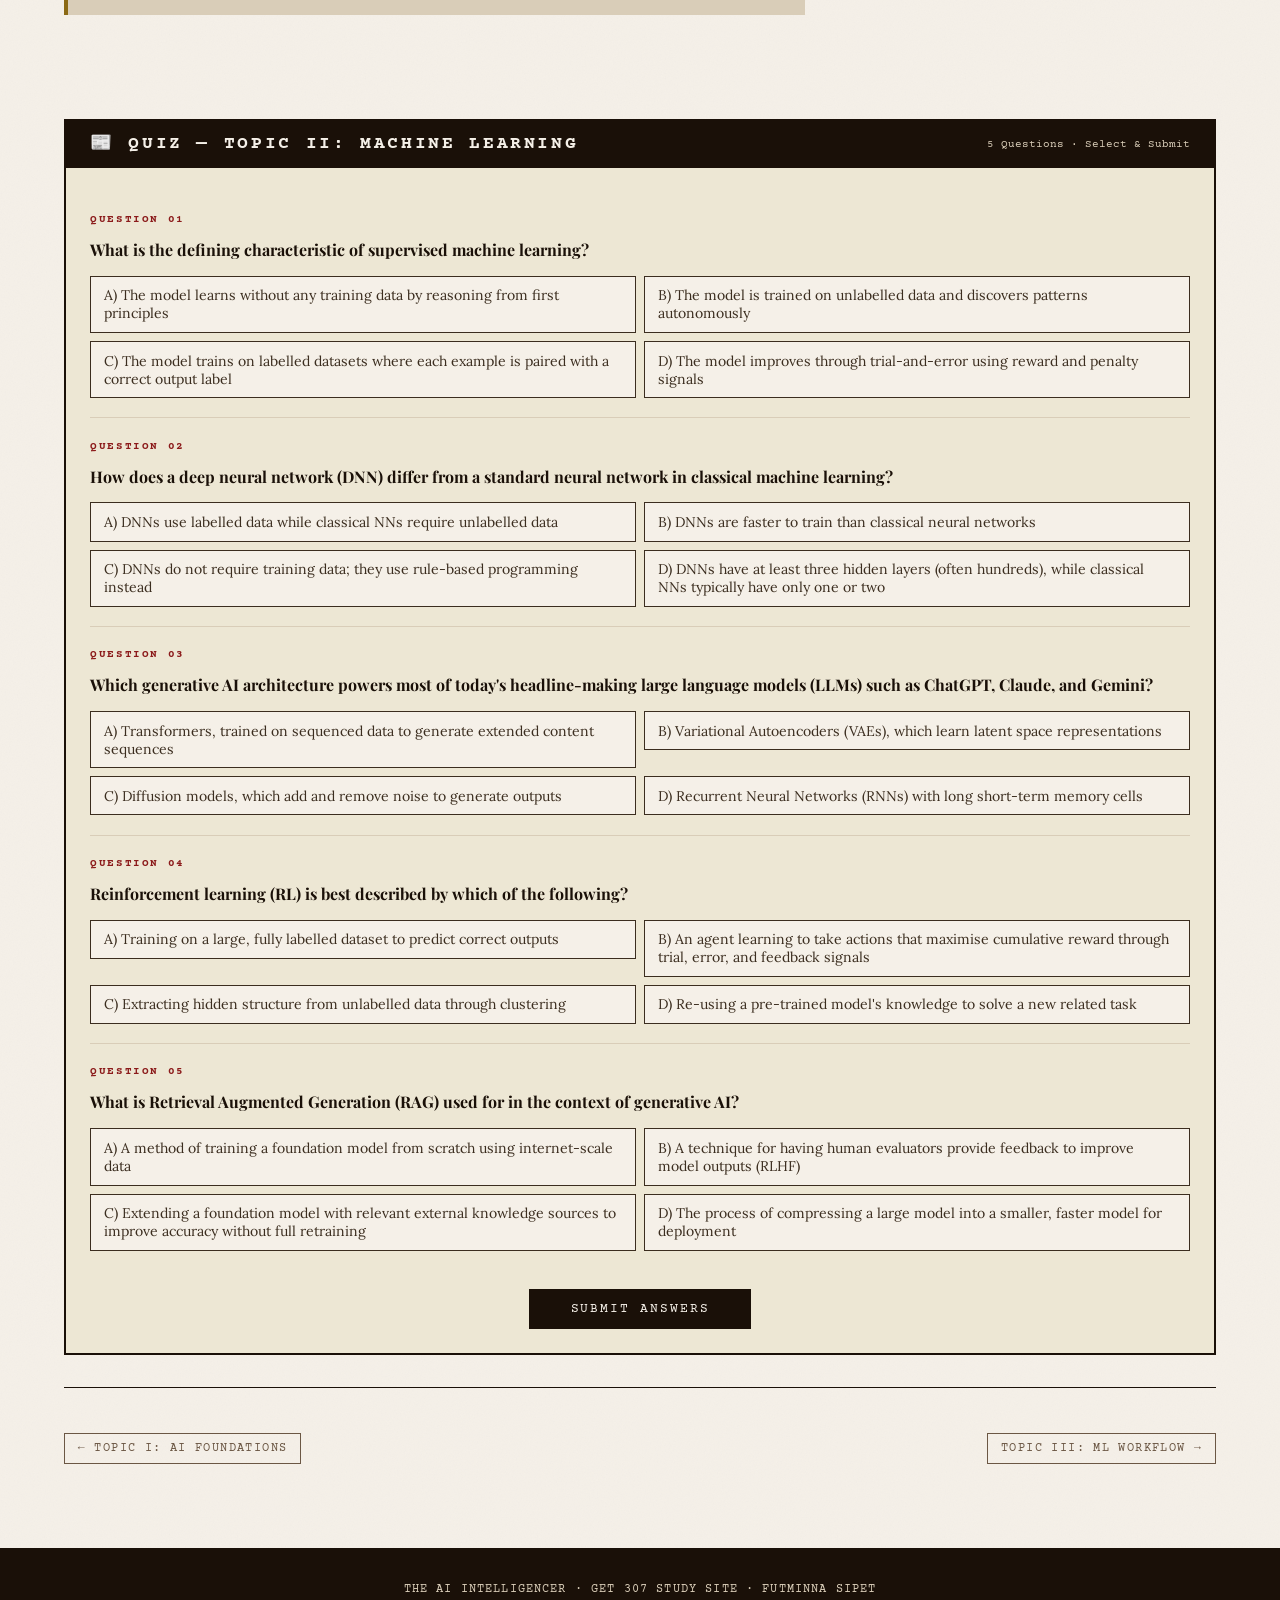
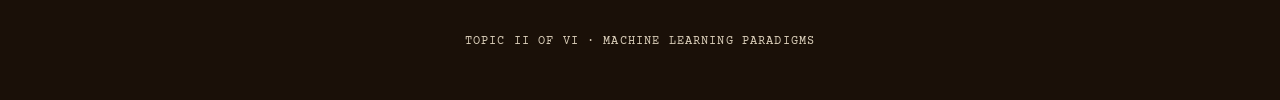
<file: topic2-machine-learning.html>
<!DOCTYPE html>
<html lang="en">
<head>
  <meta charset="UTF-8" />
  <meta name="viewport" content="width=device-width, initial-scale=1.0" />
  <title>Topic II: Machine Learning — GET 307</title>
  <link rel="stylesheet" href="style.css" />
</head>
<body>

  <header class="site-masthead">
    <div class="masthead-top-rule container">
      <span>GET 307 · FUTMINNA · SIPET</span>
      <span>The AI Intelligencer</span>
      <span>Topic II of VI</span>
    </div>
    <h1 class="masthead-title" style="font-size: clamp(2.5rem, 7vw, 5rem);">The AI Intelligencer</h1>
    <p class="masthead-subtitle">Your Complete Study Companion for GET 307</p>
  </header>

  <nav class="site-nav" aria-label="Main Navigation">
    <ul>
      <li><a href="index.html">Front Page</a></li>
      <li><a href="topic1-foundations.html">I. AI Foundations</a></li>
      <li><a href="topic2-machine-learning.html">II. Machine Learning</a></li>
      <li><a href="topic3-ml-workflow.html">III. ML Workflow</a></li>
      <li><a href="topic4-algorithms.html">IV. Algorithms</a></li>
      <li><a href="topic5-evaluation.html">V. Evaluation</a></li>
      <li><a href="topic6-ethics.html">VI. Ethics &amp; Governance</a></li>
    </ul>
  </nav>

  <div class="page-header">
    <div class="container">
      <a href="index.html" class="back-link">← Front Page</a>
      <span class="section-label">Topic II · GET 307 · Weeks 1–4</span>
      <hr />
      <h1>Machine Learning: Teaching Machines to Learn</h1>
      <div class="byline">Compiled from GET 307 lecture notes · Dr. I.M. Simeon, ABE Dept., FUTMINNA</div>
    </div>
  </div>

  <main>
  <div class="container">
    <hr class="thick" />

    <div class="page-grid">

      <article class="page-main">

        <!-- ── Section 1: What is ML? ── -->
        <div class="section-head">
          <span class="section-kicker">Section 1</span>
          <h2>What Is Machine Learning?</h2>
        </div>

        <p class="drop-cap">
          Machine learning (ML) sits directly underneath AI in the technology hierarchy. It involves
          creating models by training an algorithm to make predictions or decisions based on data.
          The revolutionary idea: instead of programmers writing every rule, the machine discovers
          the rules itself from examples.
        </p>

        <p>
          ML encompasses a broad range of techniques that enable computers to learn from and make
          inferences based on data <em>without being explicitly programmed for specific tasks.</em>
          Popular ML algorithms include linear regression, logistic regression, decision trees,
          random forest, support vector machines (SVMs), k-nearest neighbor (KNN), and clustering.
        </p>

        <div class="callout-box analogy">
          <span class="callout-label">🗞️ Analogy: Learning to Recognize Mangoes</span>
          <p>
            Traditional programming: you write rules — "if oval-shaped AND yellow-orange AND heavy
            for its size, THEN it's a mango." But what if the mango is green? Or small? Your rules
            break. Machine learning instead shows the algorithm 10,000 photos of mangoes and
            non-mangoes, and it learns to extract the patterns — colour gradients, shape distributions,
            texture — on its own. New fruit variety? It adapts.
          </p>
        </div>

        <!-- ── Section 2: Types of ML ── -->
        <div class="section-head">
          <span class="section-kicker">Section 2</span>
          <h2>The Four Paradigms of Machine Learning</h2>
        </div>

        <p>
          ML algorithms are typically categorised by the type of feedback the learning system
          receives during training. There are four major paradigms:
        </p>

        <!-- Supervised Learning -->
        <div class="callout-box definition">
          <span class="callout-label">Paradigm 1: Supervised Learning</span>
          <p>
            The simplest and most common form of ML. The algorithm trains on a <strong>labelled dataset</strong>
            — each training example is paired with an output label by a human. The goal is for the
            model to learn the mapping between inputs and outputs, so it can predict the labels of
            new, unseen data.
          </p>
          <p style="margin:0; margin-top:0.5rem;"><strong>Examples:</strong> Email spam detection (spam/not spam), house price prediction, disease diagnosis (positive/negative).</p>
        </div>

        <div class="callout-box analogy">
          <span class="callout-label">🗞️ Analogy: The Student with an Answer Key</span>
          <p>
            Supervised learning is like a student studying with a practice exam that includes an
            answer key. For every question, they can check whether they got it right, and they
            adjust their understanding until their answers consistently match the key. The "labelled
            data" is the answer key. At exam time (test data), no key — they're on their own.
          </p>
        </div>

        <!-- Unsupervised Learning -->
        <div class="callout-box definition">
          <span class="callout-label">Paradigm 2: Unsupervised Learning</span>
          <p>
            The algorithm is given data <strong>without any labels</strong> and must discover
            structure, patterns, or groupings on its own. The model figures out what categories or
            clusters exist in the data without being told what to look for.
          </p>
          <p style="margin:0; margin-top:0.5rem;"><strong>Examples:</strong> Customer segmentation, topic modelling in documents, anomaly detection, dimensionality reduction.</p>
        </div>

        <div class="callout-box analogy">
          <span class="callout-label">🗞️ Analogy: Sorting Laundry Without Instructions</span>
          <p>
            Unsupervised learning is like sorting a huge pile of laundry without anyone telling you
            the categories. You naturally group by colour, fabric type, or size — discovering the
            structure yourself. No one labelled the clothes; you found the patterns. A clustering
            algorithm does exactly this with data points.
          </p>
        </div>

        <!-- Semi-supervised -->
        <div class="callout-box definition">
          <span class="callout-label">Paradigm 3: Semi-Supervised Learning</span>
          <p>
            Combines supervised and unsupervised learning by using <strong>both labelled and unlabelled data</strong>
            to train models. This is particularly useful when labelling data is expensive or
            time-consuming — you label a small portion and let the model use unlabelled examples
            to improve further.
          </p>
          <p style="margin:0; margin-top:0.5rem;"><strong>Example:</strong> Medical image classification where only some scans have expert diagnoses.</p>
        </div>

        <!-- Reinforcement Learning -->
        <div class="callout-box definition">
          <span class="callout-label">Paradigm 4: Reinforcement Learning (RL)</span>
          <p>
            An agent learns by <strong>trial-and-error</strong> and a reward function rather than
            from labelled data. The agent takes actions in an environment and receives positive or
            negative feedback (rewards/penalties), gradually learning to take actions that maximise
            cumulative reward.
          </p>
          <p style="margin:0; margin-top:0.5rem;"><strong>Examples:</strong> Game-playing AI (AlphaGo, chess engines), robot locomotion, autonomous driving, recommendation systems.</p>
        </div>

        <div class="callout-box analogy">
          <span class="callout-label">🗞️ Analogy: Training a Puppy</span>
          <p>
            Reinforcement learning works exactly like training a dog. You don't write a manual
            explaining "how to sit." You reward the dog with a treat when it sits and withhold the
            treat (or say "no") when it doesn't. Over many trials, the dog learns to sit because
            sitting reliably produces treats. The AI agent is the dog; the reward signal is the treat.
          </p>
        </div>

        <!-- Also: Self-supervised, Transfer Learning -->
        <div class="callout-box definition">
          <span class="callout-label">Also: Self-Supervised &amp; Transfer Learning</span>
          <p>
            <strong>Self-supervised learning</strong> generates implicit labels from unstructured data,
            rather than relying on human-labelled datasets. Large language models like GPT are trained
            this way — the next word in a sentence is the "label."
          </p>
          <p style="margin:0; margin-top:0.5rem;">
            <strong>Transfer learning</strong> reuses knowledge gained from training on one task to
            improve performance on a different but related task. Instead of training from scratch,
            you start with a pre-trained model. This is why GPT can be fine-tuned for medical diagnosis
            without retraining from zero.
          </p>
        </div>

        <!-- ── Section 3: Neural Networks ── -->
        <div class="section-head">
          <span class="section-kicker">Section 3</span>
          <h2>Neural Networks: The Brain-Inspired Architecture</h2>
        </div>

        <p>
          One of the most popular ML model types is the <strong>neural network</strong> (or artificial
          neural network, ANN). Neural networks are modelled after the human brain's structure —
          specifically the web of billions of neurons connected by synapses.
        </p>

        <p>
          An ANN consists of interconnected <strong>layers of nodes</strong> (analogous to neurons)
          that work together to process complex data. Each connection has a <em>weight</em>: a number
          representing how strongly one node influences another. Training adjusts these weights until
          the network produces correct outputs.
        </p>

        <table>
          <thead>
            <tr><th>Layer</th><th>Role</th><th>Human Brain Analogy</th></tr>
          </thead>
          <tbody>
            <tr><td>Input Layer</td><td>Receives raw data (pixels, words, sensor readings)</td><td>Your sensory organs (eyes, ears)</td></tr>
            <tr><td>Hidden Layer(s)</td><td>Extracts and transforms features progressively</td><td>Brain's processing cortex regions</td></tr>
            <tr><td>Output Layer</td><td>Produces final prediction or classification</td><td>Your decision or action</td></tr>
          </tbody>
        </table>

        <!-- ── Section 4: Deep Learning ── -->
        <div class="section-head">
          <span class="section-kicker">Section 4</span>
          <h2>Deep Learning: Going Deeper</h2>
        </div>

        <p>
          <strong>Deep learning</strong> is a subset of machine learning that uses <em>multilayer neural networks</em>
          (called deep neural networks, DNNs) — networks with at least three hidden layers, and often
          hundreds of them.
        </p>

        <p>
          While a classic ML neural network might have one or two hidden layers, deep neural networks
          can have hundreds. This depth is what makes them powerful: each layer learns progressively
          more abstract features. In image recognition:
        </p>

        <ul style="list-style:none; padding:0; margin: 0.5rem 0 1rem; border-left: 3px solid var(--rule-thin); padding-left: 1.2rem;">
          <li style="padding: 0.3rem 0; border-bottom: 1px dotted var(--paper-dark);">Layer 1 → Detects edges and colour gradients</li>
          <li style="padding: 0.3rem 0; border-bottom: 1px dotted var(--paper-dark);">Layer 2 → Detects shapes made of edges</li>
          <li style="padding: 0.3rem 0; border-bottom: 1px dotted var(--paper-dark);">Layer 3 → Detects object parts (eyes, wheels, leaves)</li>
          <li style="padding: 0.3rem 0;">Final Layers → Identifies the whole object (a face, a car, a plant)</li>
        </ul>

        <p>
          This multiple-layer structure enables <strong>unsupervised feature extraction</strong>:
          deep networks can automatically extract meaningful patterns from raw, unlabelled data
          without humans having to tell them what features to look for.
        </p>

        <p>
          Because deep learning doesn't require manual feature engineering or constant human
          intervention, it scales enormously. <em>Some form of deep learning powers most of the AI
          applications in our lives today.</em>
        </p>

        <div class="callout-box analogy">
          <span class="callout-label">🗞️ Analogy: The Junior vs Senior Detective</span>
          <p>
            A classic ML model with one hidden layer is like a junior detective given a checklist:
            "Check for blood type. Check for fingerprints. Check for motive." They follow the list a
            human gave them. A deep learning model with hundreds of layers is like a senior detective
            who has solved 10,000 cases. They intuitively notice things the checklist never mentioned
            — the nervous twitch, the slightly-too-clean crime scene — because their deep experience
            taught them what to look for. No one gave them that checklist; they built it themselves.
          </p>
        </div>

        <!-- ── Section 5: Generative AI ── -->
        <div class="section-head">
          <span class="section-kicker">Section 5</span>
          <h2>Generative AI: Machines That Create</h2>
        </div>

        <p>
          <strong>Generative AI</strong> (gen AI) refers to deep learning models that can create
          complex original content — long-form text, high-quality images, realistic video and audio
          — in response to a user's prompt.
        </p>

        <p>
          At a high level, generative models encode a simplified representation of their training
          data, then draw from that representation to create new work that's similar — but not
          identical — to the original. Think of them as learning the statistical "grammar" of
          existing content, then using it to write new sentences.
        </p>

        <p>Three major deep learning architectures underpin modern generative AI:</p>

        <div class="callout-box definition">
          <span class="callout-label">Architecture 1: Variational Autoencoders (VAEs) — Introduced 2013</span>
          <p>VAEs learn a compressed "latent space" representation of training data and can generate multiple variations of content in response to a prompt or instruction.</p>
        </div>

        <div class="callout-box definition">
          <span class="callout-label">Architecture 2: Diffusion Models — First Seen 2014</span>
          <p>Diffusion models add "noise" to images progressively until they're unrecognisable, then learn to reverse this process — generating original images by "denoising" from random noise. This powers image generators like DALL-E and Stable Diffusion.</p>
        </div>

        <div class="callout-box definition">
          <span class="callout-label">Architecture 3: Transformers — The Dominant Architecture</span>
          <p>
            Trained on sequenced data to generate extended sequences of content (words in sentences,
            frames in video, commands in code). Transformers are at the core of today's most powerful
            generative AI tools: <strong>ChatGPT / GPT-4, Google Gemini, Anthropic Claude, BERT, Midjourney, GitHub Copilot.</strong>
          </p>
        </div>

        <!-- ── Section 6: How Gen AI Works ── -->
        <div class="section-head">
          <span class="section-kicker">Section 6</span>
          <h2>How Generative AI Works: Three Phases</h2>
        </div>

        <ol class="workflow-steps">
          <li>
            <div class="step-body">
              <div class="step-title">Phase 1: Training (Creating the Foundation Model)</div>
              <p class="step-desc">A deep learning algorithm is trained on enormous volumes of raw, unstructured, unlabelled data — terabytes to petabytes from the internet. This produces a <strong>foundation model</strong>: a neural network of billions of parameters encoding representations of entities, patterns, and relationships. This phase is compute-intensive, time-consuming, and expensive — often requiring thousands of GPUs and costing millions of USD.</p>
            </div>
          </li>
          <li>
            <div class="step-body">
              <div class="step-title">Phase 2: Tuning (Adapting to a Specific Task)</div>
              <p class="step-desc">The foundation model is refined for a specific application using: <strong>Fine-tuning</strong> (feeding the model labelled, domain-specific data) or <strong>RLHF — Reinforcement Learning from Human Feedback</strong> (humans evaluate model outputs and the model adjusts to improve based on their feedback — how ChatGPT learned to be helpful and safe).</p>
            </div>
          </li>
          <li>
            <div class="step-body">
              <div class="step-title">Phase 3: Generation, Evaluation &amp; More Tuning</div>
              <p class="step-desc">Developers and users regularly assess outputs and retune the model — as often as weekly. The foundation model itself is updated less frequently (every year or 18 months). <strong>Retrieval Augmented Generation (RAG)</strong> can also extend the model with external knowledge sources without full retraining.</p>
            </div>
          </li>
        </ol>

        <!-- ── Section 7: AI Agents ── -->
        <div class="section-head">
          <span class="section-kicker">Section 7</span>
          <h2>AI Agents: Beyond Chatbots</h2>
        </div>

        <p>
          An <strong>AI agent</strong> is an autonomous AI program that can perform tasks and
          accomplish goals without human intervention, by designing its own workflow and using
          available tools (other applications or services).
        </p>

        <p>
          <strong>Agentic AI</strong> is a system of multiple AI agents whose efforts are
          coordinated to accomplish a more complex task than any single agent could achieve alone.
        </p>

        <div class="callout-box analogy">
          <span class="callout-label">🗞️ Analogy: The Chatbot vs The Personal Assistant</span>
          <p>
            A chatbot (gen AI) can tell you: "The best time to climb Mount Everest is in May, before
            the monsoon season." An AI <em>agent</em> can do the same — and then autonomously book
            your flight, reserve your hotel in Kathmandu, schedule your altitude acclimatization
            hikes, and add everything to your calendar. Same intelligence; vastly more capability
            because it can take actions in the world, not just generate text.
          </p>
        </div>

      </article><!-- /page-main -->

      <!-- ── SIDEBAR ── -->
      <aside class="page-sidebar">

        <div class="sidebar-box">
          <h4>ML Paradigms Summary</h4>
          <ul>
            <li><strong>Supervised:</strong> Labelled data → predict labels</li>
            <li><strong>Unsupervised:</strong> No labels → find patterns</li>
            <li><strong>Semi-supervised:</strong> Both labelled &amp; unlabelled</li>
            <li><strong>Reinforcement:</strong> Trial, error, and rewards</li>
            <li><strong>Self-supervised:</strong> Labels from data itself</li>
            <li><strong>Transfer:</strong> Reuse knowledge across tasks</li>
          </ul>
        </div>

        <div class="sidebar-box">
          <h4>Key Terms</h4>
          <ul>
            <li><strong>ANN:</strong> Artificial Neural Network</li>
            <li><strong>DNN:</strong> Deep Neural Network (3+ hidden layers)</li>
            <li><strong>LLM:</strong> Large Language Model (GPT, Gemini)</li>
            <li><strong>RAG:</strong> Retrieval Augmented Generation</li>
            <li><strong>RLHF:</strong> RL from Human Feedback</li>
            <li><strong>Foundation Model:</strong> Massive pre-trained base model</li>
            <li><strong>Fine-tuning:</strong> Adapting a base model for a task</li>
          </ul>
        </div>

        <div class="sidebar-box">
          <h4>Gen AI Architectures</h4>
          <ul>
            <li>VAEs (2013) — variations from latent space</li>
            <li>Diffusion Models (2014) — denoise to generate</li>
            <li>Transformers — sequences; powers ChatGPT</li>
            <li>GPT-4, Gemini, Claude = Transformer LLMs</li>
            <li>Midjourney = Diffusion + Transformer</li>
          </ul>
        </div>

        <div class="sidebar-box">
          <h4>Navigation</h4>
          <ul>
            <li><a href="topic1-foundations.html">← Topic I: AI Foundations</a></li>
            <li><a href="topic3-ml-workflow.html">Topic III: ML Workflow →</a></li>
          </ul>
        </div>

      </aside>

    </div><!-- /page-grid -->

    <!-- ═══════════════════════════════════════════════
         QUIZ SECTION — Topic II
    ═══════════════════════════════════════════════ -->
    <section class="quiz-section" aria-label="Topic Quiz">
      <div class="quiz-header">
        <h2>📰 Quiz — Topic II: Machine Learning</h2>
        <span style="font-family:var(--font-mono); font-size:0.7rem; color:var(--paper-dark);">5 Questions · Select &amp; Submit</span>
      </div>

      <div class="quiz-body">

        <!-- Q1 -->
        <div class="quiz-question" data-answer="C">
          <p class="q-num">Question 01</p>
          <p class="q-text">What is the defining characteristic of supervised machine learning?</p>
          <ul class="quiz-options">
            <li><button data-option="A">A) The model learns without any training data by reasoning from first principles</button></li>
            <li><button data-option="B">B) The model is trained on unlabelled data and discovers patterns autonomously</button></li>
            <li><button data-option="C">C) The model trains on labelled datasets where each example is paired with a correct output label</button></li>
            <li><button data-option="D">D) The model improves through trial-and-error using reward and penalty signals</button></li>
          </ul>
          <div class="quiz-explanation">
            <strong>Correct: C.</strong> Supervised learning requires labelled data — humans pair each training example with an output label. The model learns the input-to-output mapping so it can predict labels for unseen data. Option D describes Reinforcement Learning; B describes Unsupervised Learning.
          </div>
        </div>

        <!-- Q2 -->
        <div class="quiz-question" data-answer="D">
          <p class="q-num">Question 02</p>
          <p class="q-text">How does a deep neural network (DNN) differ from a standard neural network in classical machine learning?</p>
          <ul class="quiz-options">
            <li><button data-option="A">A) DNNs use labelled data while classical NNs require unlabelled data</button></li>
            <li><button data-option="B">B) DNNs are faster to train than classical neural networks</button></li>
            <li><button data-option="C">C) DNNs do not require training data; they use rule-based programming instead</button></li>
            <li><button data-option="D">D) DNNs have at least three hidden layers (often hundreds), while classical NNs typically have only one or two</button></li>
          </ul>
          <div class="quiz-explanation">
            <strong>Correct: D.</strong> The "deep" in deep learning refers to the number of hidden layers. Classical NNs have 1–2 hidden layers. DNNs have at least 3, often hundreds. This depth enables automatic feature extraction from raw, unlabelled data at scale.
          </div>
        </div>

        <!-- Q3 -->
        <div class="quiz-question" data-answer="A">
          <p class="q-num">Question 03</p>
          <p class="q-text">Which generative AI architecture powers most of today's headline-making large language models (LLMs) such as ChatGPT, Claude, and Gemini?</p>
          <ul class="quiz-options">
            <li><button data-option="A">A) Transformers, trained on sequenced data to generate extended content sequences</button></li>
            <li><button data-option="B">B) Variational Autoencoders (VAEs), which learn latent space representations</button></li>
            <li><button data-option="C">C) Diffusion models, which add and remove noise to generate outputs</button></li>
            <li><button data-option="D">D) Recurrent Neural Networks (RNNs) with long short-term memory cells</button></li>
          </ul>
          <div class="quiz-explanation">
            <strong>Correct: A.</strong> Transformers are the dominant architecture for LLMs. They process entire sequences in parallel (unlike RNNs) and their attention mechanism lets them relate distant words in context. VAEs and Diffusion models are primarily used for image generation.
          </div>
        </div>

        <!-- Q4 -->
        <div class="quiz-question" data-answer="B">
          <p class="q-num">Question 04</p>
          <p class="q-text">Reinforcement learning (RL) is best described by which of the following?</p>
          <ul class="quiz-options">
            <li><button data-option="A">A) Training on a large, fully labelled dataset to predict correct outputs</button></li>
            <li><button data-option="B">B) An agent learning to take actions that maximise cumulative reward through trial, error, and feedback signals</button></li>
            <li><button data-option="C">C) Extracting hidden structure from unlabelled data through clustering</button></li>
            <li><button data-option="D">D) Re-using a pre-trained model's knowledge to solve a new related task</button></li>
          </ul>
          <div class="quiz-explanation">
            <strong>Correct: B.</strong> RL involves an agent, an environment, actions, and a reward function. The agent learns by exploring actions and receiving feedback — positive (reward) for good actions, negative (penalty) for bad ones. AlphaGo was trained with RL. Option D describes Transfer Learning.
          </div>
        </div>

        <!-- Q5 -->
        <div class="quiz-question" data-answer="C">
          <p class="q-num">Question 05</p>
          <p class="q-text">What is Retrieval Augmented Generation (RAG) used for in the context of generative AI?</p>
          <ul class="quiz-options">
            <li><button data-option="A">A) A method of training a foundation model from scratch using internet-scale data</button></li>
            <li><button data-option="B">B) A technique for having human evaluators provide feedback to improve model outputs (RLHF)</button></li>
            <li><button data-option="C">C) Extending a foundation model with relevant external knowledge sources to improve accuracy without full retraining</button></li>
            <li><button data-option="D">D) The process of compressing a large model into a smaller, faster model for deployment</button></li>
          </ul>
          <div class="quiz-explanation">
            <strong>Correct: C.</strong> RAG improves a gen AI app's accuracy by allowing it to retrieve relevant information from external sources (documents, databases) at inference time, supplementing what the model learned during training. This is cheaper than retraining and keeps knowledge current.
          </div>
        </div>

        <button class="quiz-submit-btn">Submit Answers</button>

      </div><!-- /quiz-body -->

      <div class="quiz-score-panel">
        <span class="score-num">0 / 5</span>
        <p class="score-msg"></p>
      </div>

    </section>

    <hr />
    <div style="display:flex; justify-content:space-between; padding: 1rem 0; font-family:var(--font-mono); font-size:0.75rem;">
      <a href="topic1-foundations.html" class="back-link">← Topic I: AI Foundations</a>
      <a href="topic3-ml-workflow.html" class="back-link">Topic III: ML Workflow →</a>
    </div>

  </div><!-- /container -->
  </main>

  <footer class="site-footer">
    <p>The AI Intelligencer · GET 307 Study Site · FUTMINNA SIPET</p>
    <hr class="footer-rule" />
    <p>Topic II of VI · Machine Learning Paradigms</p>
  </footer>

  <script src="script.js"></script>
</body>
</html>
</file>
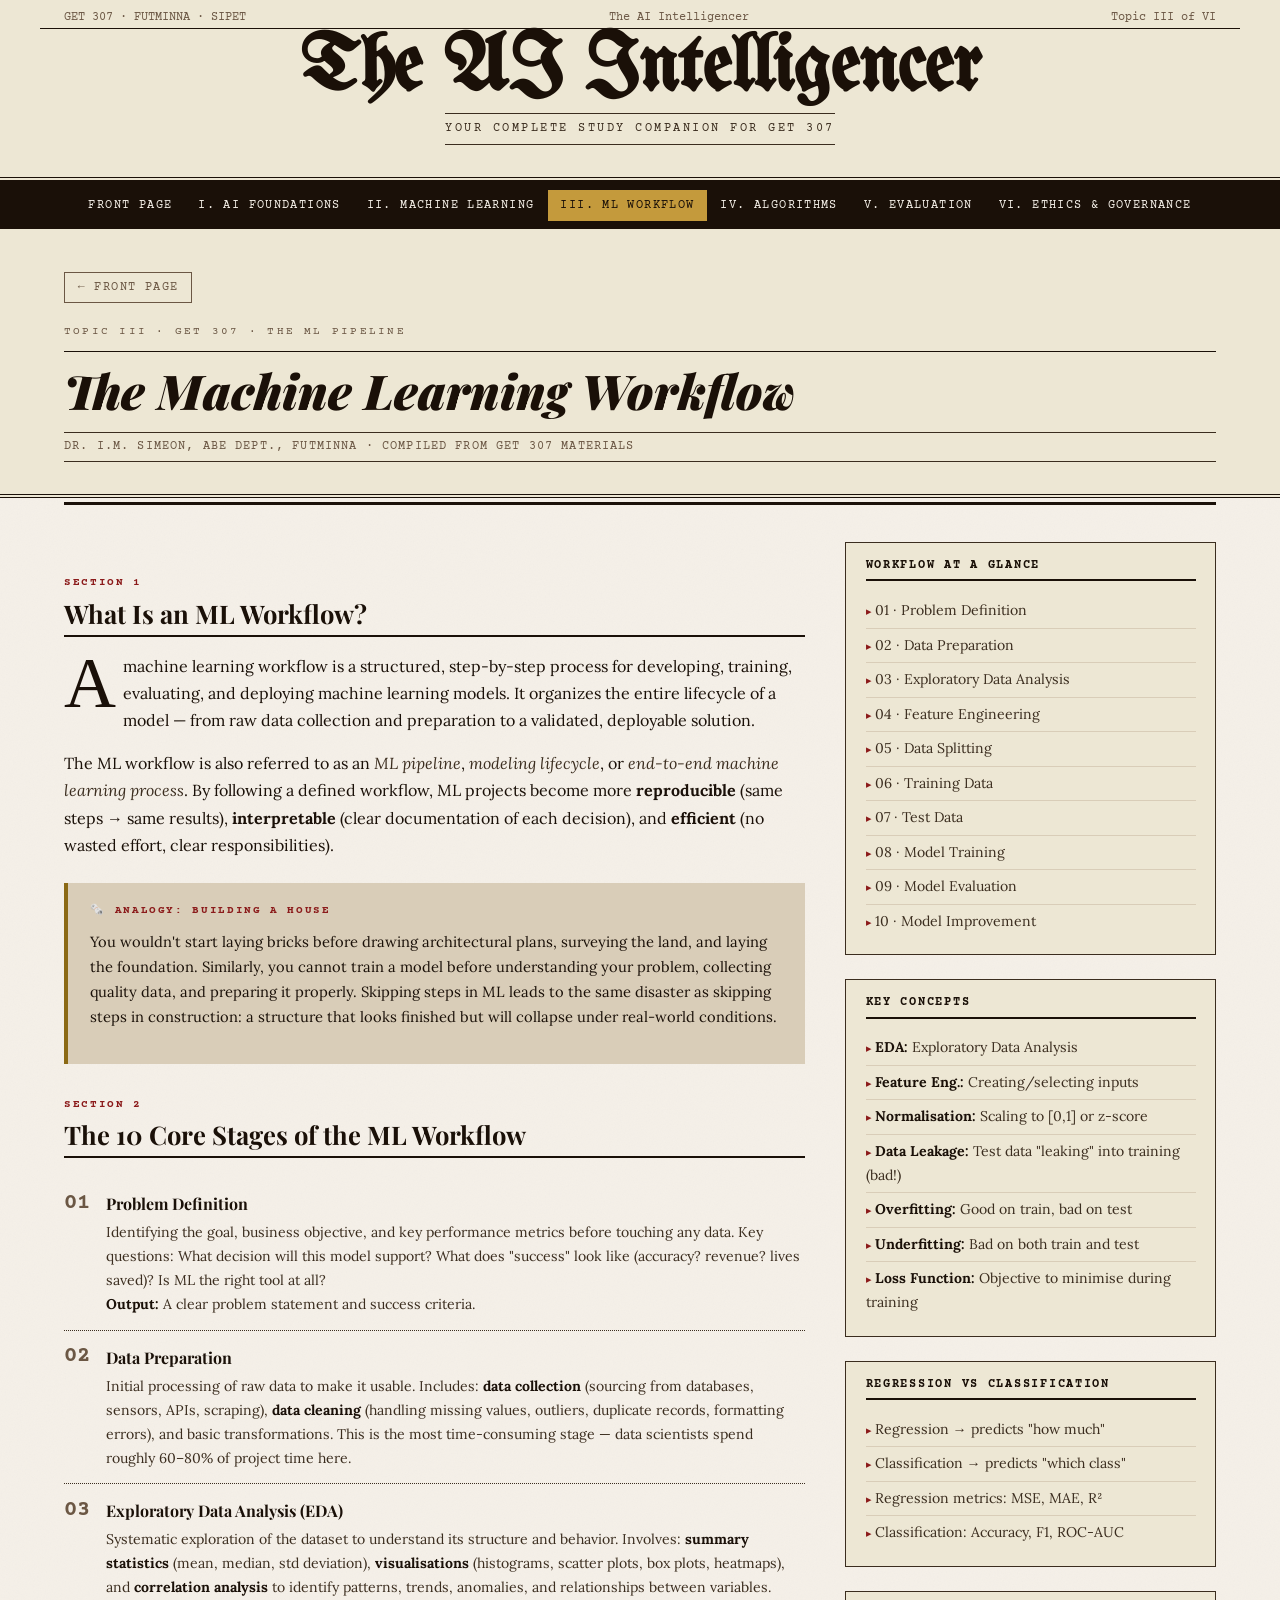
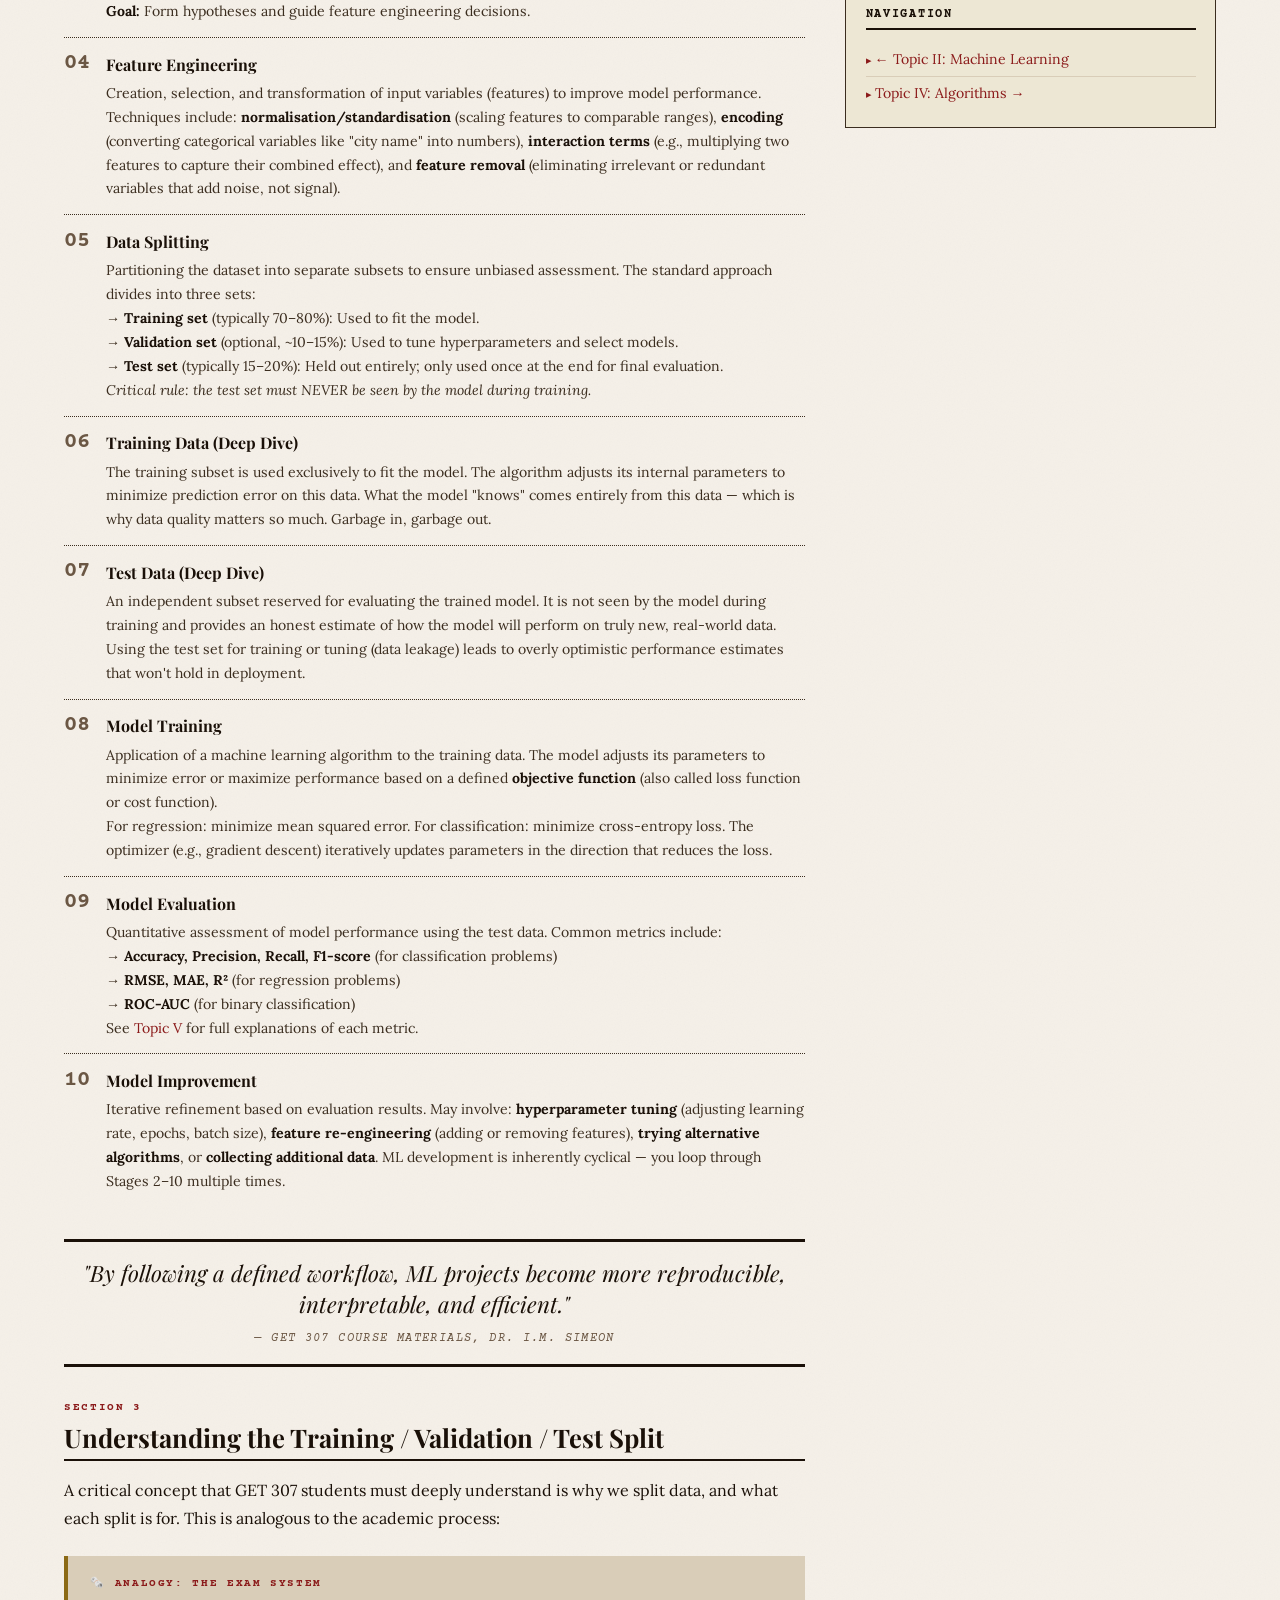
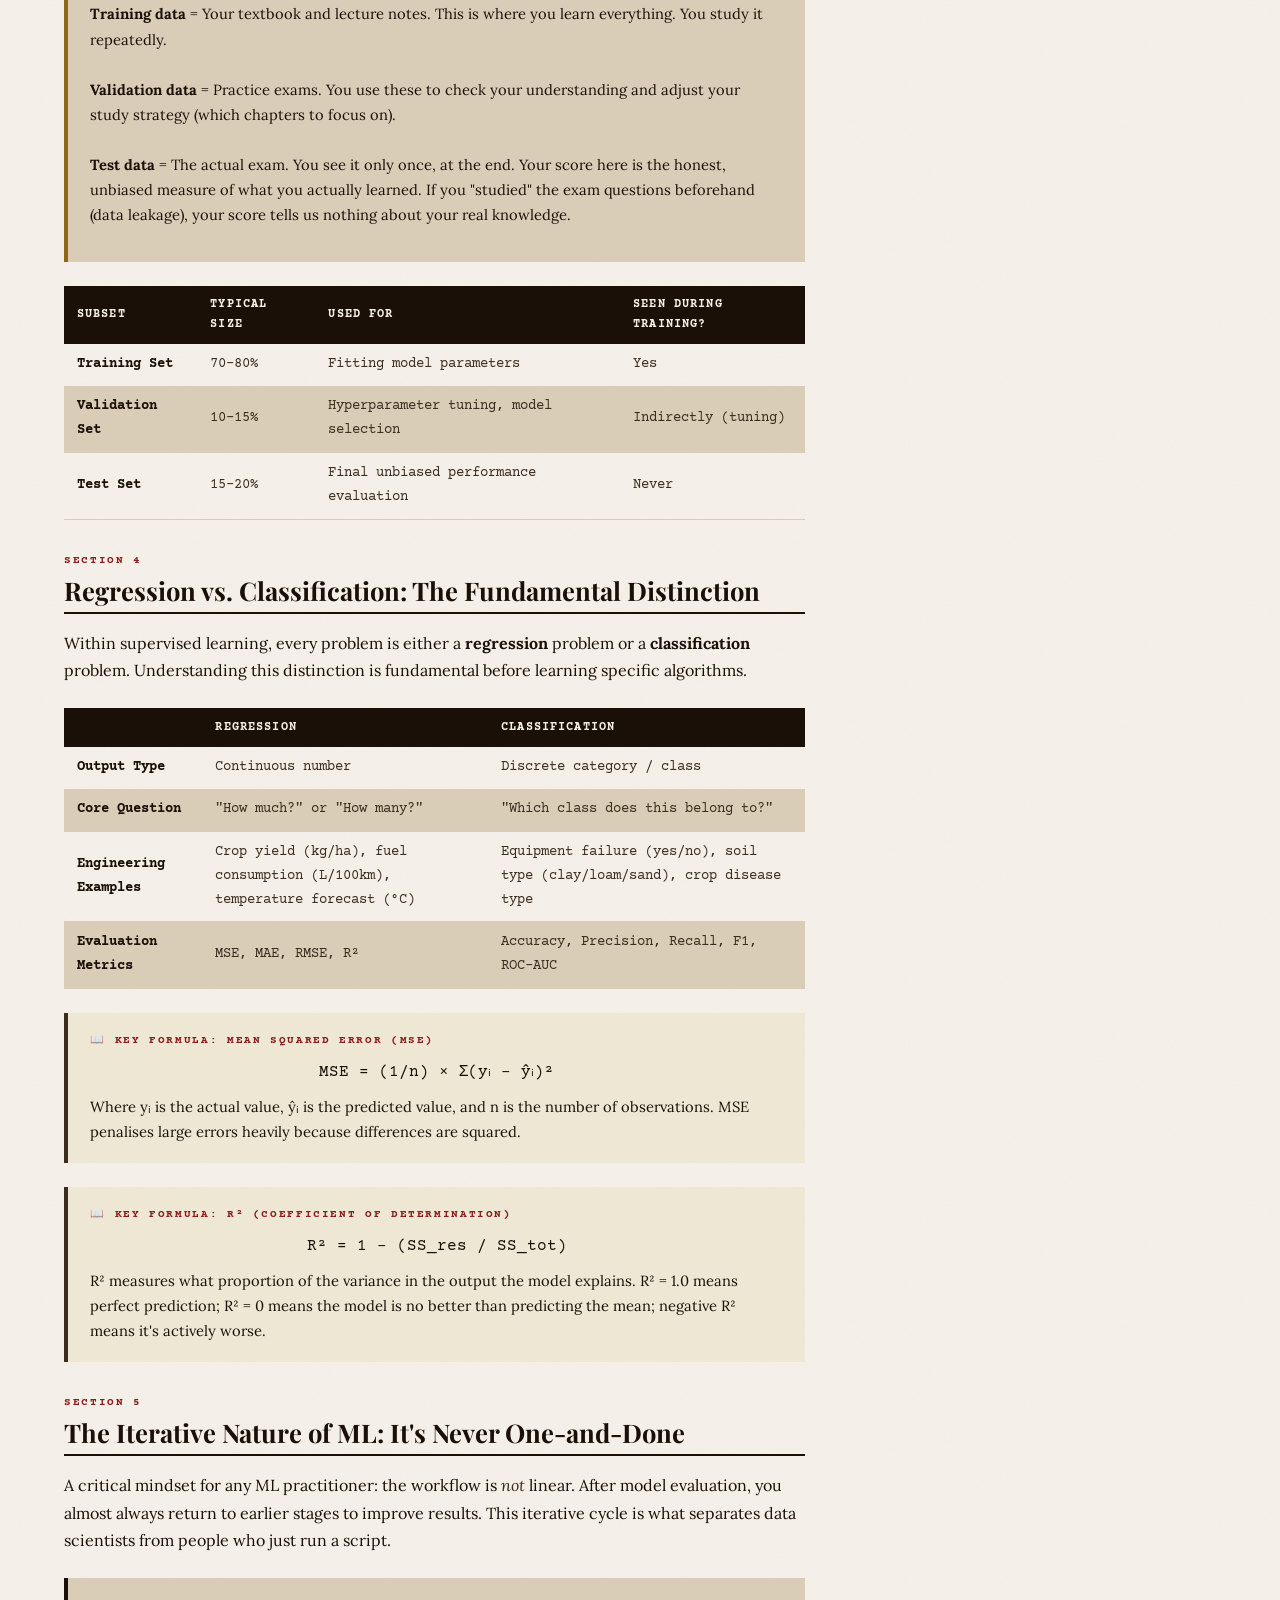
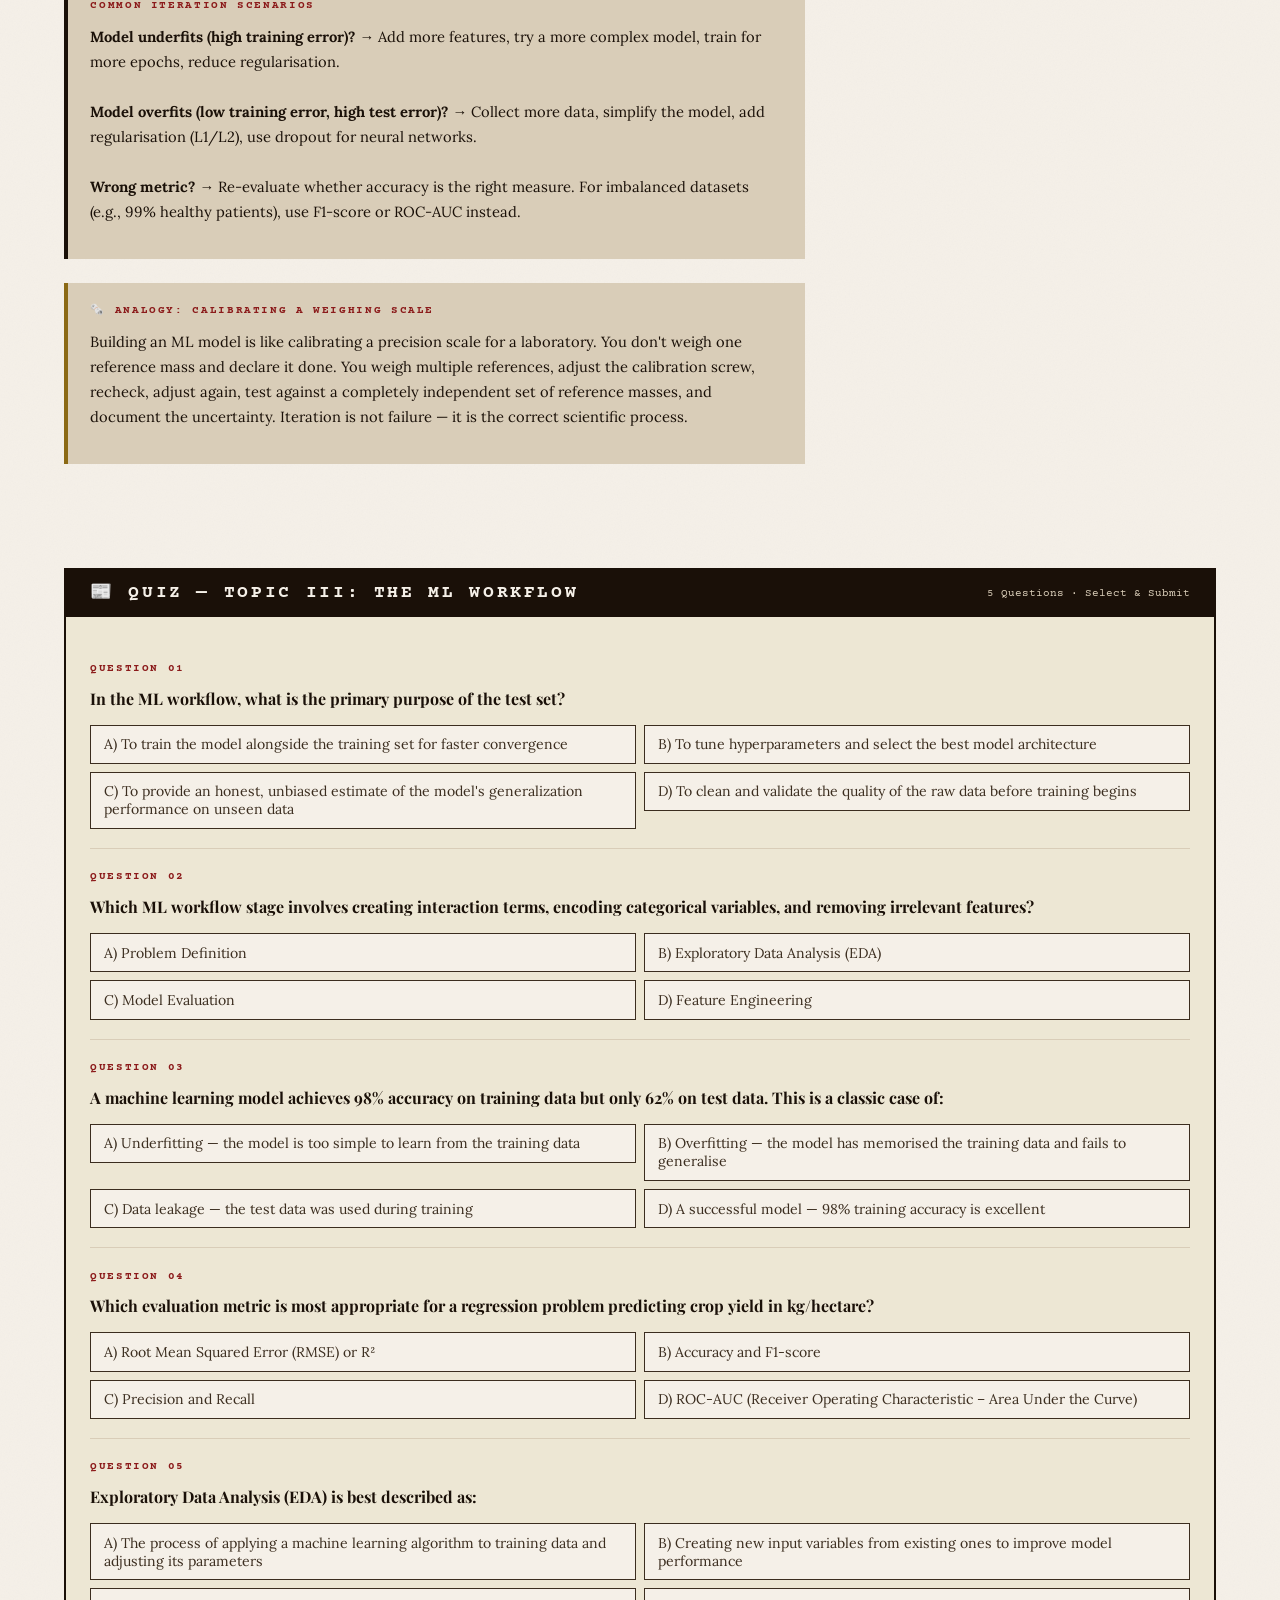
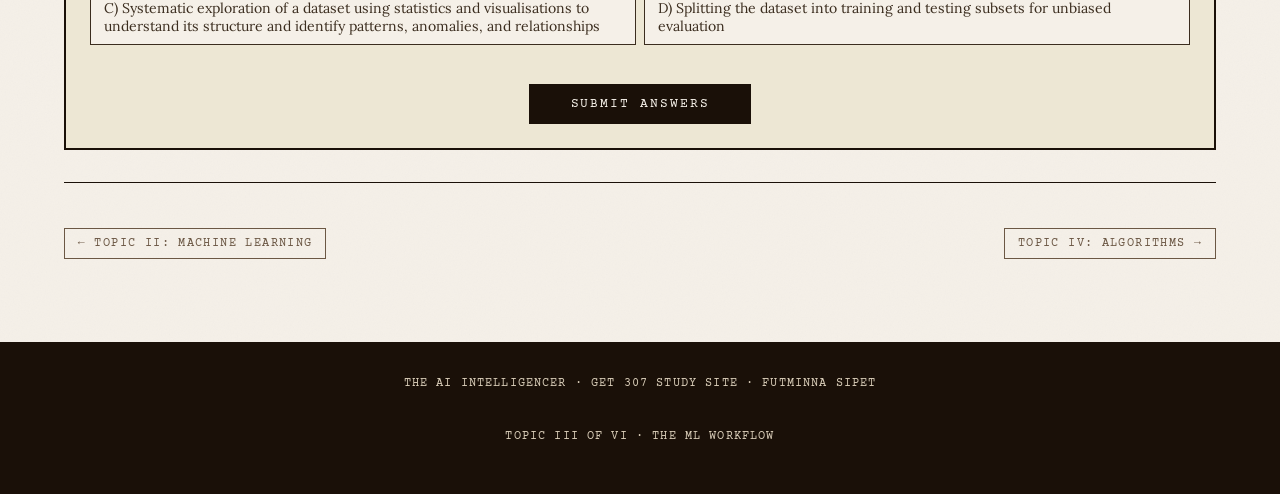
<file: topic3-ml-workflow.html>
<!DOCTYPE html>
<html lang="en">
<head>
  <meta charset="UTF-8" />
  <meta name="viewport" content="width=device-width, initial-scale=1.0" />
  <title>Topic III: The ML Workflow — GET 307</title>
  <link rel="stylesheet" href="style.css" />
</head>
<body>

  <header class="site-masthead">
    <div class="masthead-top-rule container">
      <span>GET 307 · FUTMINNA · SIPET</span>
      <span>The AI Intelligencer</span>
      <span>Topic III of VI</span>
    </div>
    <h1 class="masthead-title" style="font-size: clamp(2.5rem, 7vw, 5rem);">The AI Intelligencer</h1>
    <p class="masthead-subtitle">Your Complete Study Companion for GET 307</p>
  </header>

  <nav class="site-nav" aria-label="Main Navigation">
    <ul>
      <li><a href="index.html">Front Page</a></li>
      <li><a href="topic1-foundations.html">I. AI Foundations</a></li>
      <li><a href="topic2-machine-learning.html">II. Machine Learning</a></li>
      <li><a href="topic3-ml-workflow.html">III. ML Workflow</a></li>
      <li><a href="topic4-algorithms.html">IV. Algorithms</a></li>
      <li><a href="topic5-evaluation.html">V. Evaluation</a></li>
      <li><a href="topic6-ethics.html">VI. Ethics &amp; Governance</a></li>
    </ul>
  </nav>

  <div class="page-header">
    <div class="container">
      <a href="index.html" class="back-link">← Front Page</a>
      <span class="section-label">Topic III · GET 307 · The ML Pipeline</span>
      <hr />
      <h1>The Machine Learning Workflow</h1>
      <div class="byline">Dr. I.M. Simeon, ABE Dept., FUTMINNA · Compiled from GET 307 materials</div>
    </div>
  </div>

  <main>
  <div class="container">
    <hr class="thick" />

    <div class="page-grid">

      <article class="page-main">

        <!-- ── Section 1: Overview ── -->
        <div class="section-head">
          <span class="section-kicker">Section 1</span>
          <h2>What Is an ML Workflow?</h2>
        </div>

        <p class="drop-cap">
          A machine learning workflow is a structured, step-by-step process for developing,
          training, evaluating, and deploying machine learning models. It organizes the entire
          lifecycle of a model — from raw data collection and preparation to a validated,
          deployable solution.
        </p>

        <p>
          The ML workflow is also referred to as an <em>ML pipeline</em>, <em>modeling lifecycle</em>,
          or <em>end-to-end machine learning process</em>. By following a defined workflow, ML projects
          become more <strong>reproducible</strong> (same steps → same results), <strong>interpretable</strong>
          (clear documentation of each decision), and <strong>efficient</strong> (no wasted effort,
          clear responsibilities).
        </p>

        <div class="callout-box analogy">
          <span class="callout-label">🗞️ Analogy: Building a House</span>
          <p>
            You wouldn't start laying bricks before drawing architectural plans, surveying the land,
            and laying the foundation. Similarly, you cannot train a model before understanding your
            problem, collecting quality data, and preparing it properly. Skipping steps in ML leads
            to the same disaster as skipping steps in construction: a structure that looks finished
            but will collapse under real-world conditions.
          </p>
        </div>

        <!-- ── Section 2: The 10 Core Stages ── -->
        <div class="section-head">
          <span class="section-kicker">Section 2</span>
          <h2>The 10 Core Stages of the ML Workflow</h2>
        </div>

        <ol class="workflow-steps">

          <li>
            <div class="step-body">
              <div class="step-title">Problem Definition</div>
              <p class="step-desc">
                Identifying the goal, business objective, and key performance metrics before touching
                any data. Key questions: What decision will this model support? What does "success"
                look like (accuracy? revenue? lives saved)? Is ML the right tool at all?
                <br><strong>Output:</strong> A clear problem statement and success criteria.
              </p>
            </div>
          </li>

          <li>
            <div class="step-body">
              <div class="step-title">Data Preparation</div>
              <p class="step-desc">
                Initial processing of raw data to make it usable. Includes: <strong>data collection</strong>
                (sourcing from databases, sensors, APIs, scraping), <strong>data cleaning</strong>
                (handling missing values, outliers, duplicate records, formatting errors), and
                basic transformations. This is the most time-consuming stage — data scientists
                spend roughly 60–80% of project time here.
              </p>
            </div>
          </li>

          <li>
            <div class="step-body">
              <div class="step-title">Exploratory Data Analysis (EDA)</div>
              <p class="step-desc">
                Systematic exploration of the dataset to understand its structure and behavior.
                Involves: <strong>summary statistics</strong> (mean, median, std deviation),
                <strong>visualisations</strong> (histograms, scatter plots, box plots, heatmaps),
                and <strong>correlation analysis</strong> to identify patterns, trends, anomalies,
                and relationships between variables.
                <br><strong>Goal:</strong> Form hypotheses and guide feature engineering decisions.
              </p>
            </div>
          </li>

          <li>
            <div class="step-body">
              <div class="step-title">Feature Engineering</div>
              <p class="step-desc">
                Creation, selection, and transformation of input variables (features) to improve
                model performance. Techniques include:
                <strong>normalisation/standardisation</strong> (scaling features to comparable ranges),
                <strong>encoding</strong> (converting categorical variables like "city name" into
                numbers), <strong>interaction terms</strong> (e.g., multiplying two features to
                capture their combined effect), and <strong>feature removal</strong> (eliminating
                irrelevant or redundant variables that add noise, not signal).
              </p>
            </div>
          </li>

          <li>
            <div class="step-body">
              <div class="step-title">Data Splitting</div>
              <p class="step-desc">
                Partitioning the dataset into separate subsets to ensure unbiased assessment.
                The standard approach divides into three sets:
                <br>→ <strong>Training set</strong> (typically 70–80%): Used to fit the model.
                <br>→ <strong>Validation set</strong> (optional, ~10–15%): Used to tune hyperparameters and select models.
                <br>→ <strong>Test set</strong> (typically 15–20%): Held out entirely; only used once at the end for final evaluation.
                <br><em>Critical rule: the test set must NEVER be seen by the model during training.</em>
              </p>
            </div>
          </li>

          <li>
            <div class="step-body">
              <div class="step-title">Training Data (Deep Dive)</div>
              <p class="step-desc">
                The training subset is used exclusively to fit the model. The algorithm adjusts
                its internal parameters to minimize prediction error on this data. What the model
                "knows" comes entirely from this data — which is why data quality matters so much.
                Garbage in, garbage out.
              </p>
            </div>
          </li>

          <li>
            <div class="step-body">
              <div class="step-title">Test Data (Deep Dive)</div>
              <p class="step-desc">
                An independent subset reserved for evaluating the trained model. It is not seen
                by the model during training and provides an honest estimate of how the model will
                perform on truly new, real-world data. Using the test set for training or tuning
                (data leakage) leads to overly optimistic performance estimates that won't hold
                in deployment.
              </p>
            </div>
          </li>

          <li>
            <div class="step-body">
              <div class="step-title">Model Training</div>
              <p class="step-desc">
                Application of a machine learning algorithm to the training data. The model
                adjusts its parameters to minimize error or maximize performance based on a
                defined <strong>objective function</strong> (also called loss function or cost function).
                <br>For regression: minimize mean squared error. For classification: minimize cross-entropy loss.
                The optimizer (e.g., gradient descent) iteratively updates parameters in the
                direction that reduces the loss.
              </p>
            </div>
          </li>

          <li>
            <div class="step-body">
              <div class="step-title">Model Evaluation</div>
              <p class="step-desc">
                Quantitative assessment of model performance using the test data. Common metrics
                include:
                <br>→ <strong>Accuracy, Precision, Recall, F1-score</strong> (for classification problems)
                <br>→ <strong>RMSE, MAE, R²</strong> (for regression problems)
                <br>→ <strong>ROC-AUC</strong> (for binary classification)
                <br>See <a href="topic5-evaluation.html">Topic V</a> for full explanations of each metric.
              </p>
            </div>
          </li>

          <li>
            <div class="step-body">
              <div class="step-title">Model Improvement</div>
              <p class="step-desc">
                Iterative refinement based on evaluation results. May involve:
                <strong>hyperparameter tuning</strong> (adjusting learning rate, epochs, batch size),
                <strong>feature re-engineering</strong> (adding or removing features),
                <strong>trying alternative algorithms</strong>, or
                <strong>collecting additional data</strong>.
                ML development is inherently cyclical — you loop through Stages 2–10 multiple times.
              </p>
            </div>
          </li>

        </ol>

        <div class="pull-quote">
          <p>"By following a defined workflow, ML projects become more reproducible, interpretable, and efficient."</p>
          <cite>— GET 307 Course Materials, Dr. I.M. Simeon</cite>
        </div>

        <!-- ── Section 3: Data Splitting Visualized ── -->
        <div class="section-head">
          <span class="section-kicker">Section 3</span>
          <h2>Understanding the Training / Validation / Test Split</h2>
        </div>

        <p>
          A critical concept that GET 307 students must deeply understand is why we split data,
          and what each split is for. This is analogous to the academic process:
        </p>

        <div class="callout-box analogy">
          <span class="callout-label">🗞️ Analogy: The Exam System</span>
          <p>
            <strong>Training data</strong> = Your textbook and lecture notes. This is where you
            learn everything. You study it repeatedly.<br><br>
            <strong>Validation data</strong> = Practice exams. You use these to check your
            understanding and adjust your study strategy (which chapters to focus on).<br><br>
            <strong>Test data</strong> = The actual exam. You see it only once, at the end.
            Your score here is the honest, unbiased measure of what you actually learned.
            If you "studied" the exam questions beforehand (data leakage), your score tells us
            nothing about your real knowledge.
          </p>
        </div>

        <table>
          <thead>
            <tr><th>Subset</th><th>Typical Size</th><th>Used For</th><th>Seen During Training?</th></tr>
          </thead>
          <tbody>
            <tr><td><strong>Training Set</strong></td><td>70–80%</td><td>Fitting model parameters</td><td>Yes</td></tr>
            <tr><td><strong>Validation Set</strong></td><td>10–15%</td><td>Hyperparameter tuning, model selection</td><td>Indirectly (tuning)</td></tr>
            <tr><td><strong>Test Set</strong></td><td>15–20%</td><td>Final unbiased performance evaluation</td><td>Never</td></tr>
          </tbody>
        </table>

        <!-- ── Section 4: Regression vs Classification ── -->
        <div class="section-head">
          <span class="section-kicker">Section 4</span>
          <h2>Regression vs. Classification: The Fundamental Distinction</h2>
        </div>

        <p>
          Within supervised learning, every problem is either a <strong>regression</strong> problem
          or a <strong>classification</strong> problem. Understanding this distinction is fundamental
          before learning specific algorithms.
        </p>

        <table>
          <thead>
            <tr>
              <th></th>
              <th>Regression</th>
              <th>Classification</th>
            </tr>
          </thead>
          <tbody>
            <tr>
              <td><strong>Output Type</strong></td>
              <td>Continuous number</td>
              <td>Discrete category / class</td>
            </tr>
            <tr>
              <td><strong>Core Question</strong></td>
              <td>"How much?" or "How many?"</td>
              <td>"Which class does this belong to?"</td>
            </tr>
            <tr>
              <td><strong>Engineering Examples</strong></td>
              <td>Crop yield (kg/ha), fuel consumption (L/100km), temperature forecast (°C)</td>
              <td>Equipment failure (yes/no), soil type (clay/loam/sand), crop disease type</td>
            </tr>
            <tr>
              <td><strong>Evaluation Metrics</strong></td>
              <td>MSE, MAE, RMSE, R²</td>
              <td>Accuracy, Precision, Recall, F1, ROC-AUC</td>
            </tr>
          </tbody>
        </table>

        <div class="callout-box definition">
          <span class="callout-label">📖 Key Formula: Mean Squared Error (MSE)</span>
          <p style="font-family: var(--font-mono); font-size: 1rem; text-align:center; margin: 0.5rem 0;">
            MSE = (1/n) × Σ(yᵢ − ŷᵢ)²
          </p>
          <p style="margin:0;">Where yᵢ is the actual value, ŷᵢ is the predicted value, and n is the number of observations. MSE penalises large errors heavily because differences are squared.</p>
        </div>

        <div class="callout-box definition">
          <span class="callout-label">📖 Key Formula: R² (Coefficient of Determination)</span>
          <p style="font-family: var(--font-mono); font-size: 1rem; text-align:center; margin: 0.5rem 0;">
            R² = 1 − (SS_res / SS_tot)
          </p>
          <p style="margin:0;">R² measures what proportion of the variance in the output the model explains. R² = 1.0 means perfect prediction; R² = 0 means the model is no better than predicting the mean; negative R² means it's actively worse.</p>
        </div>

        <!-- ── Section 5: The Iterative Nature ── -->
        <div class="section-head">
          <span class="section-kicker">Section 5</span>
          <h2>The Iterative Nature of ML: It's Never One-and-Done</h2>
        </div>

        <p>
          A critical mindset for any ML practitioner: the workflow is <em>not</em> linear. After
          model evaluation, you almost always return to earlier stages to improve results. This
          iterative cycle is what separates data scientists from people who just run a script.
        </p>

        <div class="callout-box">
          <span class="callout-label">Common Iteration Scenarios</span>
          <p>
            <strong>Model underfits (high training error)?</strong> → Add more features, try a
            more complex model, train for more epochs, reduce regularisation.<br><br>
            <strong>Model overfits (low training error, high test error)?</strong> → Collect more data,
            simplify the model, add regularisation (L1/L2), use dropout for neural networks.<br><br>
            <strong>Wrong metric?</strong> → Re-evaluate whether accuracy is the right measure. For
            imbalanced datasets (e.g., 99% healthy patients), use F1-score or ROC-AUC instead.
          </p>
        </div>

        <div class="callout-box analogy">
          <span class="callout-label">🗞️ Analogy: Calibrating a Weighing Scale</span>
          <p>
            Building an ML model is like calibrating a precision scale for a laboratory. You don't
            weigh one reference mass and declare it done. You weigh multiple references, adjust the
            calibration screw, recheck, adjust again, test against a completely independent set of
            reference masses, and document the uncertainty. Iteration is not failure — it is the
            correct scientific process.
          </p>
        </div>

      </article><!-- /page-main -->

      <!-- ── SIDEBAR ── -->
      <aside class="page-sidebar">

        <div class="sidebar-box">
          <h4>Workflow at a Glance</h4>
          <ul>
            <li>01 · Problem Definition</li>
            <li>02 · Data Preparation</li>
            <li>03 · Exploratory Data Analysis</li>
            <li>04 · Feature Engineering</li>
            <li>05 · Data Splitting</li>
            <li>06 · Training Data</li>
            <li>07 · Test Data</li>
            <li>08 · Model Training</li>
            <li>09 · Model Evaluation</li>
            <li>10 · Model Improvement</li>
          </ul>
        </div>

        <div class="sidebar-box">
          <h4>Key Concepts</h4>
          <ul>
            <li><strong>EDA:</strong> Exploratory Data Analysis</li>
            <li><strong>Feature Eng.:</strong> Creating/selecting inputs</li>
            <li><strong>Normalisation:</strong> Scaling to [0,1] or z-score</li>
            <li><strong>Data Leakage:</strong> Test data "leaking" into training (bad!)</li>
            <li><strong>Overfitting:</strong> Good on train, bad on test</li>
            <li><strong>Underfitting:</strong> Bad on both train and test</li>
            <li><strong>Loss Function:</strong> Objective to minimise during training</li>
          </ul>
        </div>

        <div class="sidebar-box">
          <h4>Regression vs Classification</h4>
          <ul>
            <li>Regression → predicts "how much"</li>
            <li>Classification → predicts "which class"</li>
            <li>Regression metrics: MSE, MAE, R²</li>
            <li>Classification: Accuracy, F1, ROC-AUC</li>
          </ul>
        </div>

        <div class="sidebar-box">
          <h4>Navigation</h4>
          <ul>
            <li><a href="topic2-machine-learning.html">← Topic II: Machine Learning</a></li>
            <li><a href="topic4-algorithms.html">Topic IV: Algorithms →</a></li>
          </ul>
        </div>

      </aside>

    </div><!-- /page-grid -->

    <!-- ═══════════════════════════════════════════════
         QUIZ — Topic III
    ═══════════════════════════════════════════════ -->
    <section class="quiz-section" aria-label="Topic Quiz">
      <div class="quiz-header">
        <h2>📰 Quiz — Topic III: The ML Workflow</h2>
        <span style="font-family:var(--font-mono); font-size:0.7rem; color:var(--paper-dark);">5 Questions · Select &amp; Submit</span>
      </div>

      <div class="quiz-body">

        <!-- Q1 -->
        <div class="quiz-question" data-answer="C">
          <p class="q-num">Question 01</p>
          <p class="q-text">In the ML workflow, what is the primary purpose of the test set?</p>
          <ul class="quiz-options">
            <li><button data-option="A">A) To train the model alongside the training set for faster convergence</button></li>
            <li><button data-option="B">B) To tune hyperparameters and select the best model architecture</button></li>
            <li><button data-option="C">C) To provide an honest, unbiased estimate of the model's generalization performance on unseen data</button></li>
            <li><button data-option="D">D) To clean and validate the quality of the raw data before training begins</button></li>
          </ul>
          <div class="quiz-explanation">
            <strong>Correct: C.</strong> The test set must never be seen by the model during training or tuning. It provides a final, honest estimate of real-world performance. Hyperparameter tuning uses a separate validation set. Using the test set for tuning is "data leakage" — a critical error.
          </div>
        </div>

        <!-- Q2 -->
        <div class="quiz-question" data-answer="D">
          <p class="q-num">Question 02</p>
          <p class="q-text">Which ML workflow stage involves creating interaction terms, encoding categorical variables, and removing irrelevant features?</p>
          <ul class="quiz-options">
            <li><button data-option="A">A) Problem Definition</button></li>
            <li><button data-option="B">B) Exploratory Data Analysis (EDA)</button></li>
            <li><button data-option="C">C) Model Evaluation</button></li>
            <li><button data-option="D">D) Feature Engineering</button></li>
          </ul>
          <div class="quiz-explanation">
            <strong>Correct: D.</strong> Feature Engineering is the process of transforming raw input variables into more informative representations for the model. EDA (B) is about understanding the data; Feature Engineering (D) is about improving it as model input.
          </div>
        </div>

        <!-- Q3 -->
        <div class="quiz-question" data-answer="B">
          <p class="q-num">Question 03</p>
          <p class="q-text">A machine learning model achieves 98% accuracy on training data but only 62% on test data. This is a classic case of:</p>
          <ul class="quiz-options">
            <li><button data-option="A">A) Underfitting — the model is too simple to learn from the training data</button></li>
            <li><button data-option="B">B) Overfitting — the model has memorised the training data and fails to generalise</button></li>
            <li><button data-option="C">C) Data leakage — the test data was used during training</button></li>
            <li><button data-option="D">D) A successful model — 98% training accuracy is excellent</button></li>
          </ul>
          <div class="quiz-explanation">
            <strong>Correct: B.</strong> Overfitting occurs when a model learns the training data "too well" — including its noise and outliers — and fails to generalise to new data. High training accuracy + low test accuracy is the diagnostic signature of overfitting.
          </div>
        </div>

        <!-- Q4 -->
        <div class="quiz-question" data-answer="A">
          <p class="q-num">Question 04</p>
          <p class="q-text">Which evaluation metric is most appropriate for a regression problem predicting crop yield in kg/hectare?</p>
          <ul class="quiz-options">
            <li><button data-option="A">A) Root Mean Squared Error (RMSE) or R²</button></li>
            <li><button data-option="B">B) Accuracy and F1-score</button></li>
            <li><button data-option="C">C) Precision and Recall</button></li>
            <li><button data-option="D">D) ROC-AUC (Receiver Operating Characteristic – Area Under the Curve)</button></li>
          </ul>
          <div class="quiz-explanation">
            <strong>Correct: A.</strong> Crop yield is a continuous numerical output → regression problem → use error-based metrics (RMSE, MAE, R²). Accuracy, F1, Precision, Recall, and ROC-AUC are designed for classification problems where the output is a category.
          </div>
        </div>

        <!-- Q5 -->
        <div class="quiz-question" data-answer="C">
          <p class="q-num">Question 05</p>
          <p class="q-text">Exploratory Data Analysis (EDA) is best described as:</p>
          <ul class="quiz-options">
            <li><button data-option="A">A) The process of applying a machine learning algorithm to training data and adjusting its parameters</button></li>
            <li><button data-option="B">B) Creating new input variables from existing ones to improve model performance</button></li>
            <li><button data-option="C">C) Systematic exploration of a dataset using statistics and visualisations to understand its structure and identify patterns, anomalies, and relationships</button></li>
            <li><button data-option="D">D) Splitting the dataset into training and testing subsets for unbiased evaluation</button></li>
          </ul>
          <div class="quiz-explanation">
            <strong>Correct: C.</strong> EDA is a stage of discovery, not model building. You use summary statistics (mean, variance), visualisations (histograms, scatter plots), and correlation analysis to understand what's in your data before making any modeling decisions. It informs Feature Engineering (B).
          </div>
        </div>

        <button class="quiz-submit-btn">Submit Answers</button>

      </div>

      <div class="quiz-score-panel">
        <span class="score-num">0 / 5</span>
        <p class="score-msg"></p>
      </div>

    </section>

    <hr />
    <div style="display:flex; justify-content:space-between; padding: 1rem 0; font-family:var(--font-mono); font-size:0.75rem;">
      <a href="topic2-machine-learning.html" class="back-link">← Topic II: Machine Learning</a>
      <a href="topic4-algorithms.html" class="back-link">Topic IV: Algorithms →</a>
    </div>

  </div>
  </main>

  <footer class="site-footer">
    <p>The AI Intelligencer · GET 307 Study Site · FUTMINNA SIPET</p>
    <hr class="footer-rule" />
    <p>Topic III of VI · The ML Workflow</p>
  </footer>

  <script src="script.js"></script>
</body>
</html>
</file>
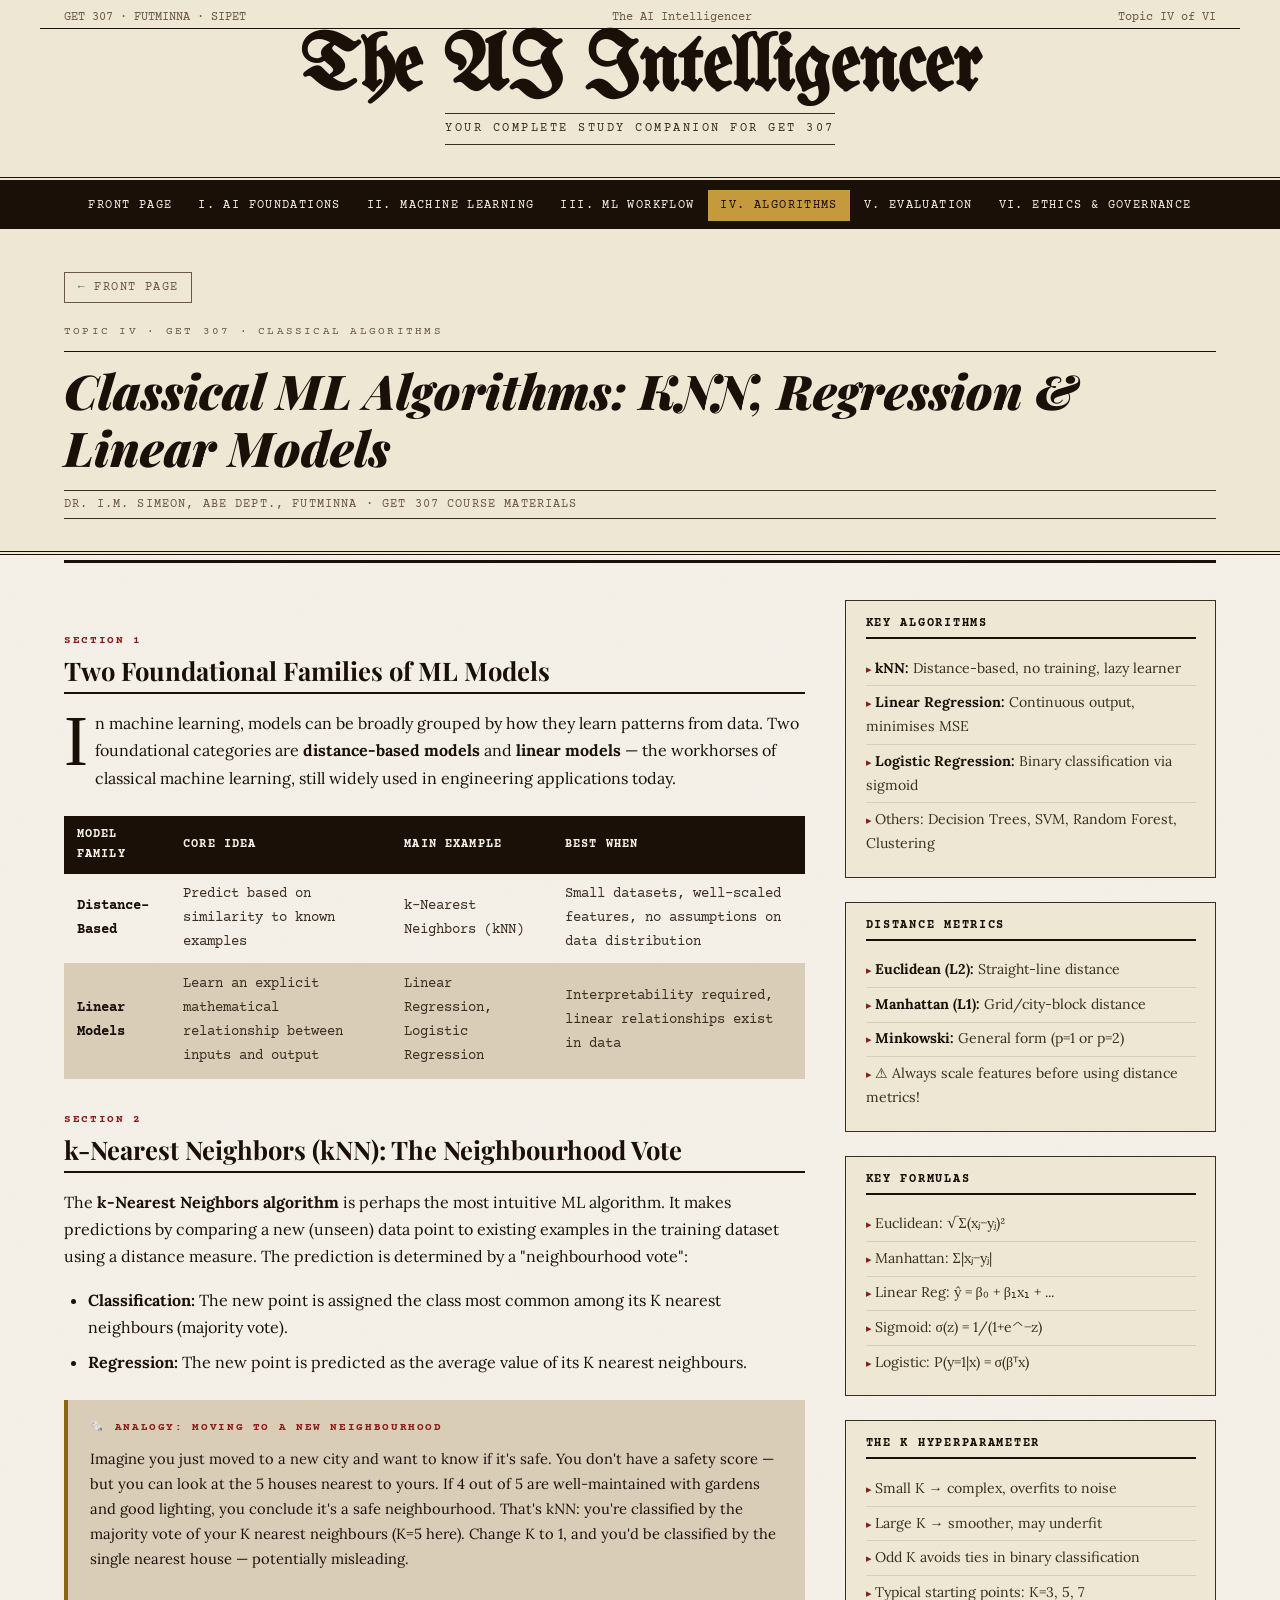
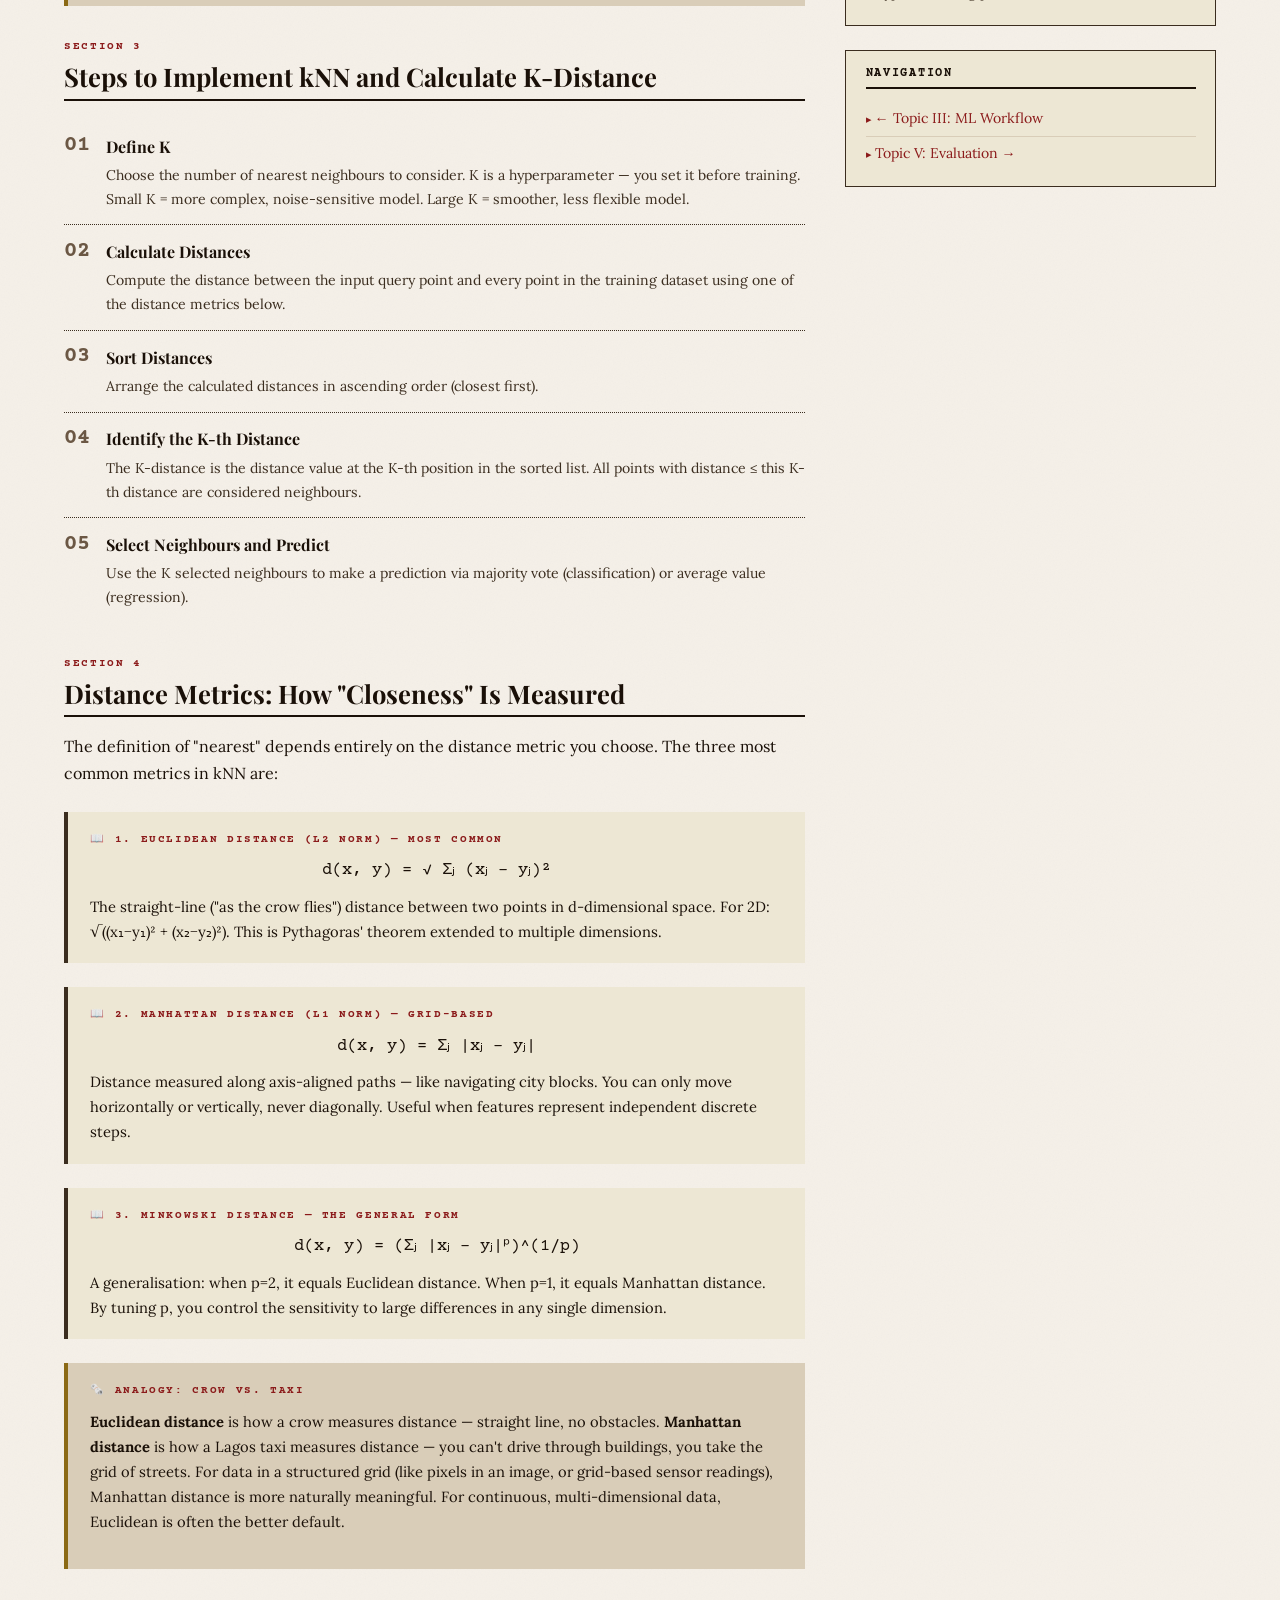
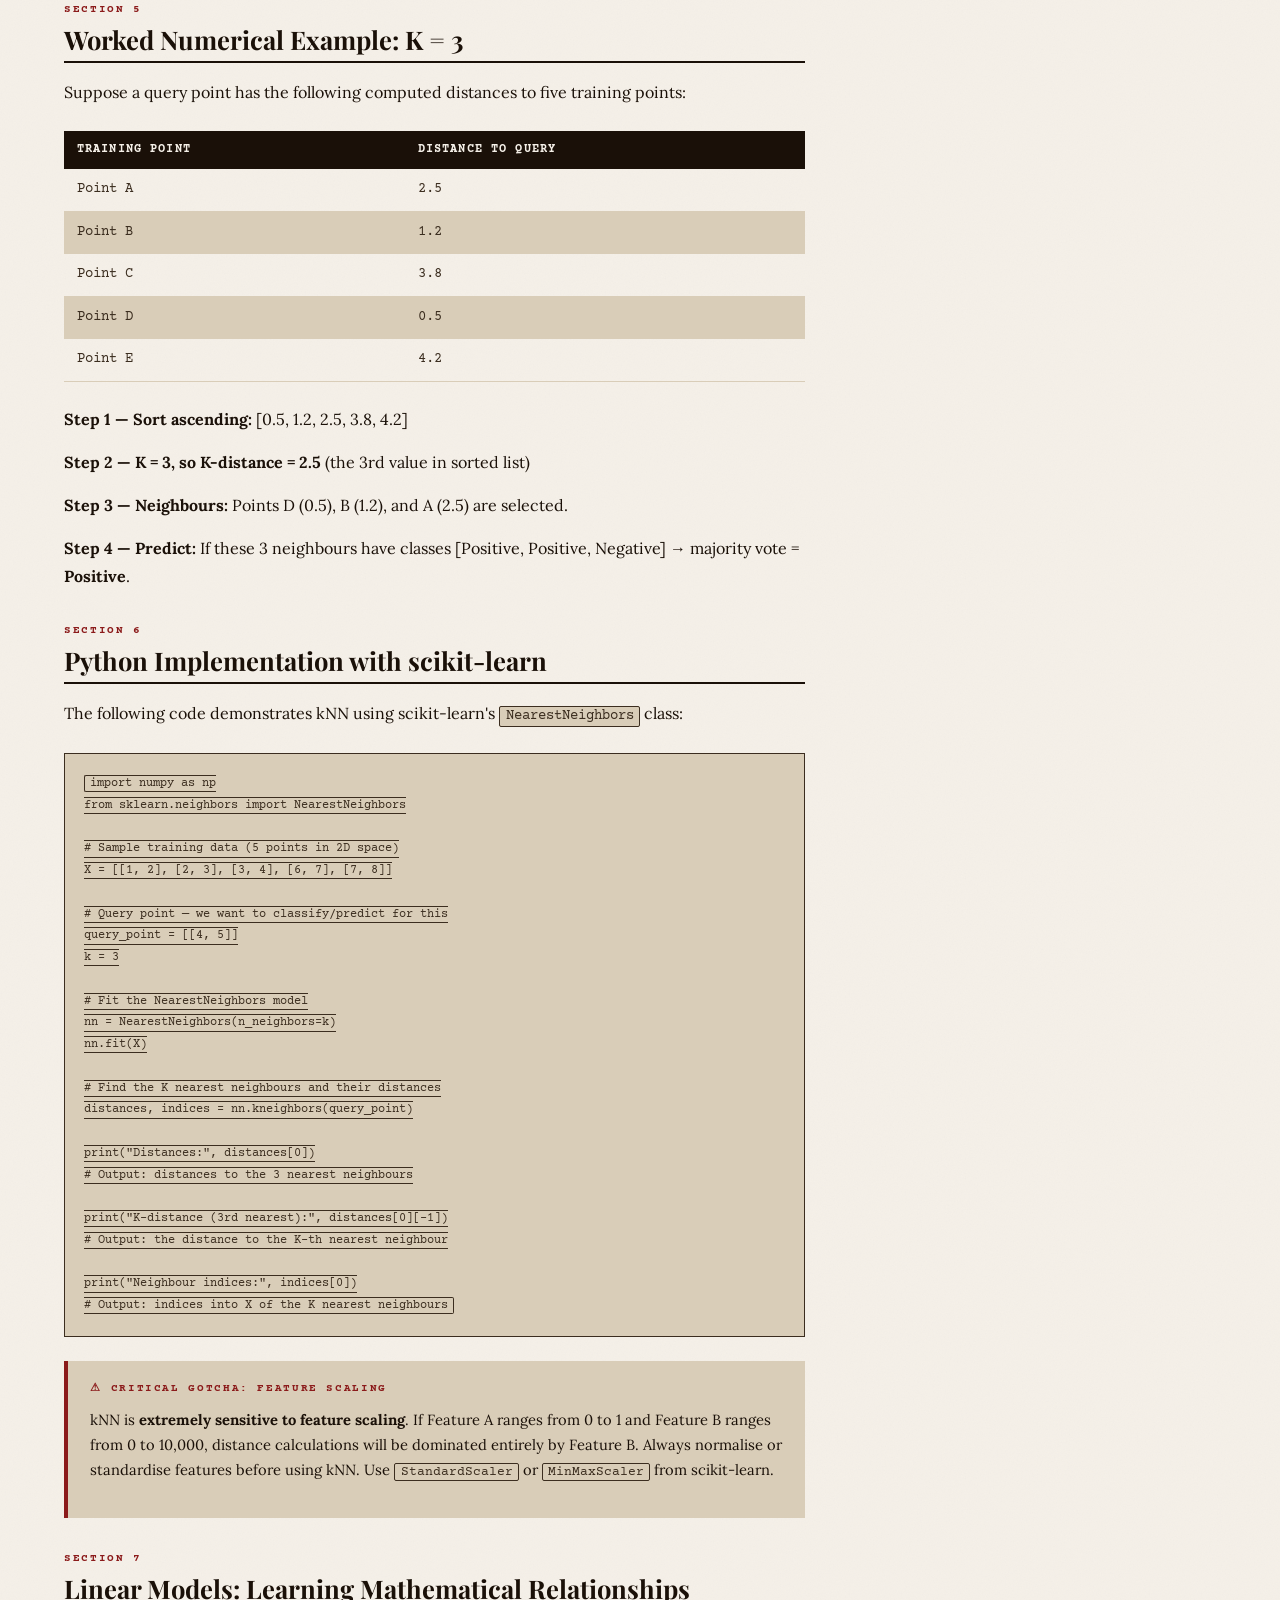
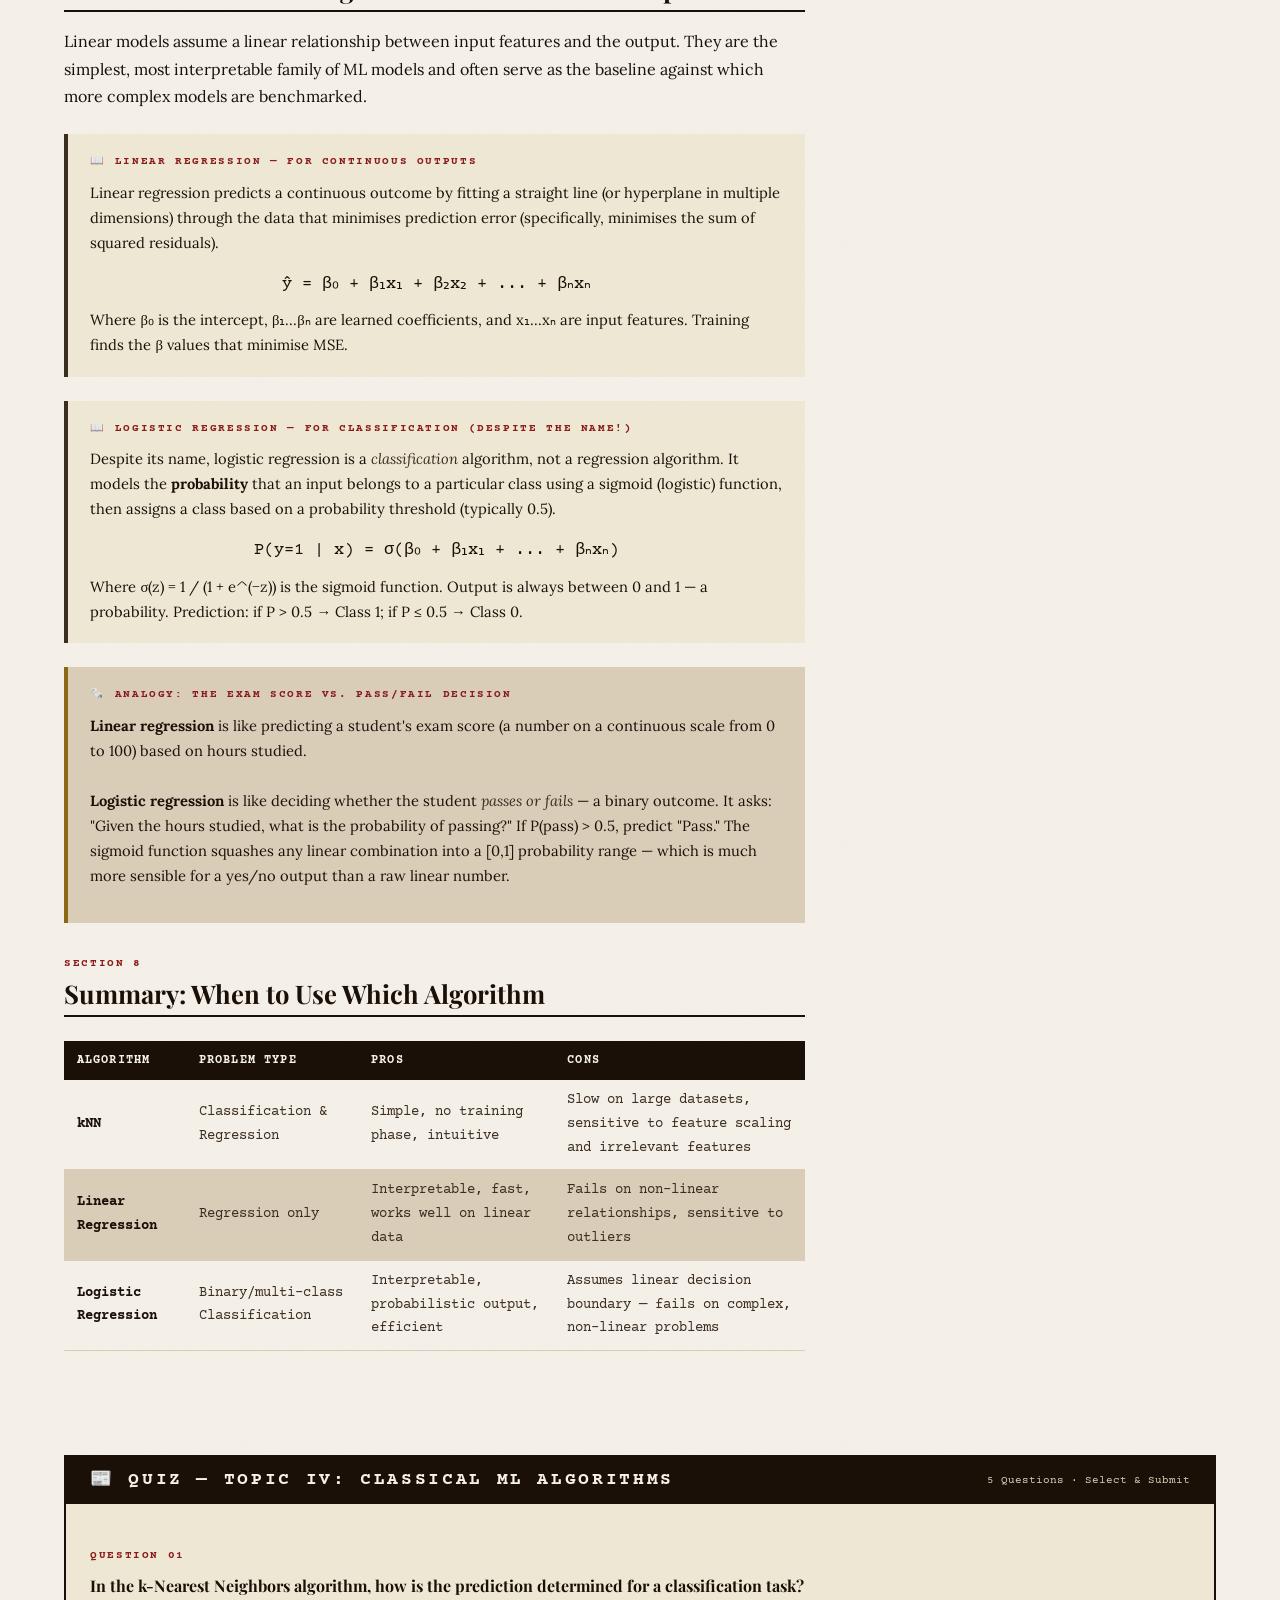
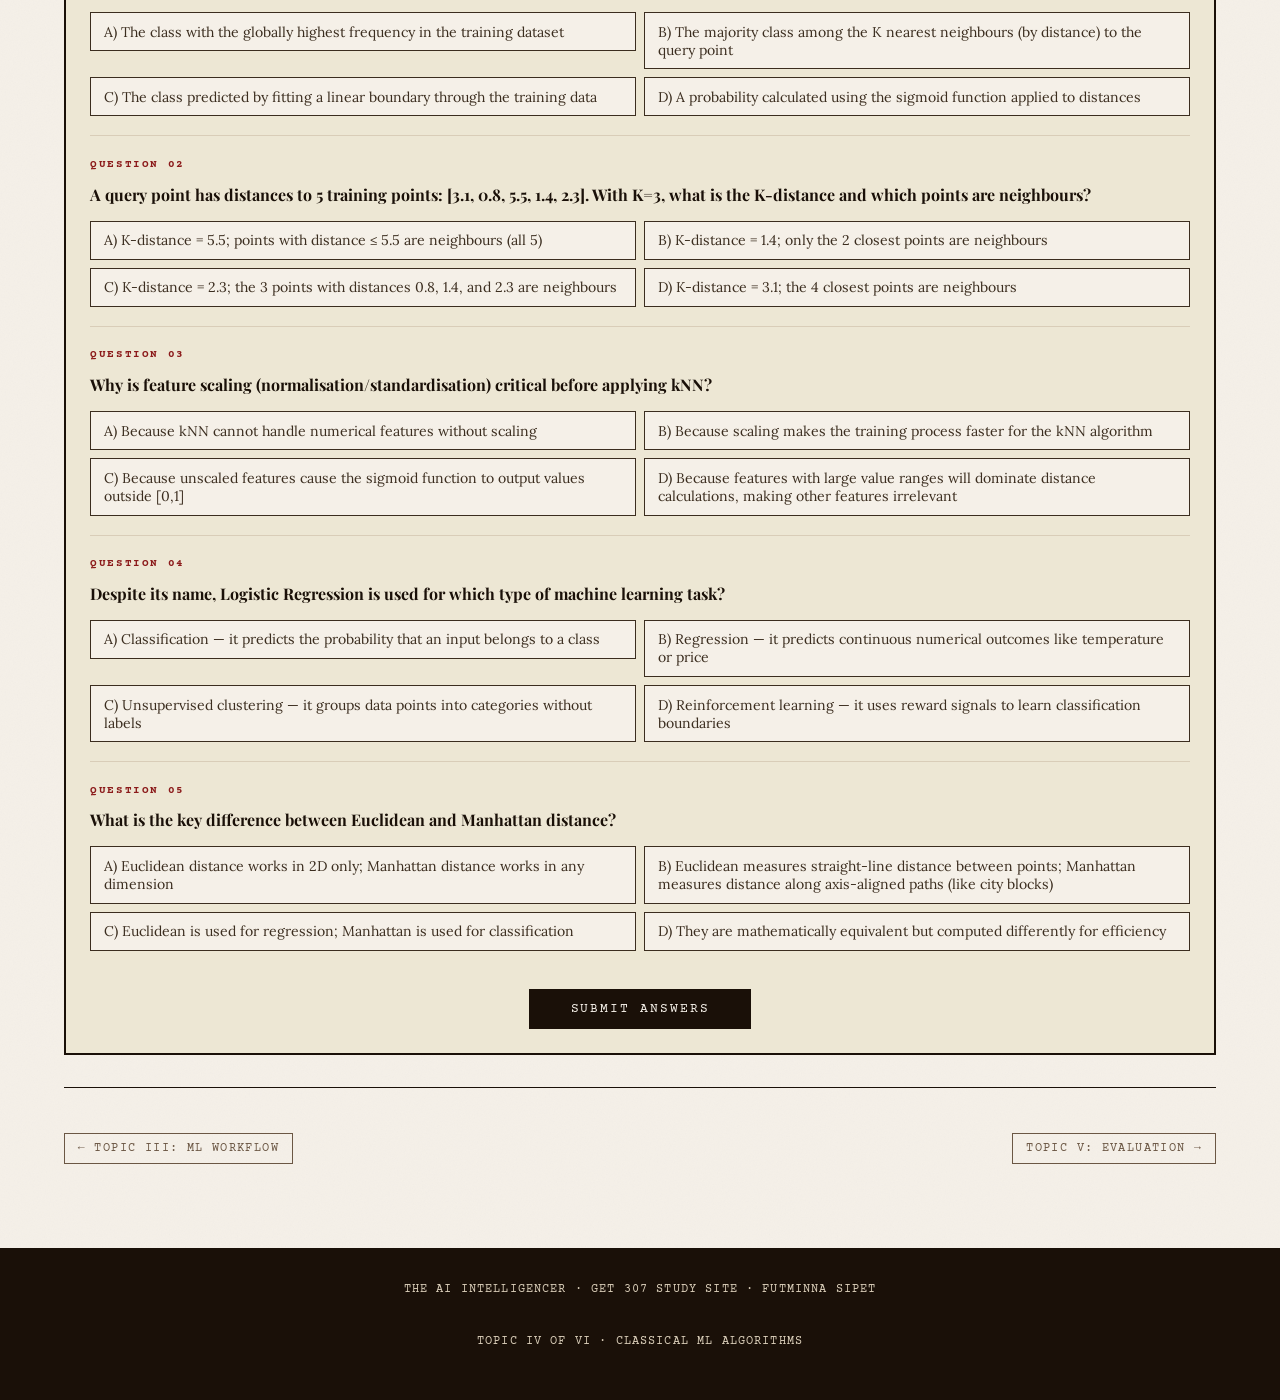
<file: topic4-algorithms.html>
<!DOCTYPE html>
<html lang="en">
<head>
  <meta charset="UTF-8" />
  <meta name="viewport" content="width=device-width, initial-scale=1.0" />
  <title>Topic IV: Classical ML Algorithms — GET 307</title>
  <link rel="stylesheet" href="style.css" />
</head>
<body>

  <header class="site-masthead">
    <div class="masthead-top-rule container">
      <span>GET 307 · FUTMINNA · SIPET</span>
      <span>The AI Intelligencer</span>
      <span>Topic IV of VI</span>
    </div>
    <h1 class="masthead-title" style="font-size: clamp(2.5rem, 7vw, 5rem);">The AI Intelligencer</h1>
    <p class="masthead-subtitle">Your Complete Study Companion for GET 307</p>
  </header>

  <nav class="site-nav" aria-label="Main Navigation">
    <ul>
      <li><a href="index.html">Front Page</a></li>
      <li><a href="topic1-foundations.html">I. AI Foundations</a></li>
      <li><a href="topic2-machine-learning.html">II. Machine Learning</a></li>
      <li><a href="topic3-ml-workflow.html">III. ML Workflow</a></li>
      <li><a href="topic4-algorithms.html">IV. Algorithms</a></li>
      <li><a href="topic5-evaluation.html">V. Evaluation</a></li>
      <li><a href="topic6-ethics.html">VI. Ethics &amp; Governance</a></li>
    </ul>
  </nav>

  <div class="page-header">
    <div class="container">
      <a href="index.html" class="back-link">← Front Page</a>
      <span class="section-label">Topic IV · GET 307 · Classical Algorithms</span>
      <hr />
      <h1>Classical ML Algorithms: KNN, Regression &amp; Linear Models</h1>
      <div class="byline">Dr. I.M. Simeon, ABE Dept., FUTMINNA · GET 307 Course Materials</div>
    </div>
  </div>

  <main>
  <div class="container">
    <hr class="thick" />

    <div class="page-grid">

      <article class="page-main">

        <!-- ── Section 1: Two Families ── -->
        <div class="section-head">
          <span class="section-kicker">Section 1</span>
          <h2>Two Foundational Families of ML Models</h2>
        </div>

        <p class="drop-cap">
          In machine learning, models can be broadly grouped by how they learn patterns from data.
          Two foundational categories are <strong>distance-based models</strong> and
          <strong>linear models</strong> — the workhorses of classical machine learning, still
          widely used in engineering applications today.
        </p>

        <table>
          <thead>
            <tr>
              <th>Model Family</th>
              <th>Core Idea</th>
              <th>Main Example</th>
              <th>Best When</th>
            </tr>
          </thead>
          <tbody>
            <tr>
              <td><strong>Distance-Based</strong></td>
              <td>Predict based on similarity to known examples</td>
              <td>k-Nearest Neighbors (kNN)</td>
              <td>Small datasets, well-scaled features, no assumptions on data distribution</td>
            </tr>
            <tr>
              <td><strong>Linear Models</strong></td>
              <td>Learn an explicit mathematical relationship between inputs and output</td>
              <td>Linear Regression, Logistic Regression</td>
              <td>Interpretability required, linear relationships exist in data</td>
            </tr>
          </tbody>
        </table>

        <!-- ── Section 2: KNN ── -->
        <div class="section-head">
          <span class="section-kicker">Section 2</span>
          <h2>k-Nearest Neighbors (kNN): The Neighbourhood Vote</h2>
        </div>

        <p>
          The <strong>k-Nearest Neighbors algorithm</strong> is perhaps the most intuitive ML
          algorithm. It makes predictions by comparing a new (unseen) data point to existing
          examples in the training dataset using a distance measure. The prediction is determined
          by a "neighbourhood vote":
        </p>

        <ul style="padding-left: 1.5rem; margin-bottom: 1rem;">
          <li style="margin-bottom:0.5rem;"><strong>Classification:</strong> The new point is assigned the class most common among its K nearest neighbours (majority vote).</li>
          <li><strong>Regression:</strong> The new point is predicted as the average value of its K nearest neighbours.</li>
        </ul>

        <div class="callout-box analogy">
          <span class="callout-label">🗞️ Analogy: Moving to a New Neighbourhood</span>
          <p>
            Imagine you just moved to a new city and want to know if it's safe. You don't have a
            safety score — but you can look at the 5 houses nearest to yours. If 4 out of 5 are
            well-maintained with gardens and good lighting, you conclude it's a safe neighbourhood.
            That's kNN: you're classified by the majority vote of your K nearest neighbours (K=5 here).
            Change K to 1, and you'd be classified by the single nearest house — potentially misleading.
          </p>
        </div>

        <!-- ── Section 3: Steps of KNN ── -->
        <div class="section-head">
          <span class="section-kicker">Section 3</span>
          <h2>Steps to Implement kNN and Calculate K-Distance</h2>
        </div>

        <ol class="workflow-steps">
          <li>
            <div class="step-body">
              <div class="step-title">Define K</div>
              <p class="step-desc">Choose the number of nearest neighbours to consider. K is a hyperparameter — you set it before training. Small K = more complex, noise-sensitive model. Large K = smoother, less flexible model.</p>
            </div>
          </li>
          <li>
            <div class="step-body">
              <div class="step-title">Calculate Distances</div>
              <p class="step-desc">Compute the distance between the input query point and every point in the training dataset using one of the distance metrics below.</p>
            </div>
          </li>
          <li>
            <div class="step-body">
              <div class="step-title">Sort Distances</div>
              <p class="step-desc">Arrange the calculated distances in ascending order (closest first).</p>
            </div>
          </li>
          <li>
            <div class="step-body">
              <div class="step-title">Identify the K-th Distance</div>
              <p class="step-desc">The K-distance is the distance value at the K-th position in the sorted list. All points with distance ≤ this K-th distance are considered neighbours.</p>
            </div>
          </li>
          <li>
            <div class="step-body">
              <div class="step-title">Select Neighbours and Predict</div>
              <p class="step-desc">Use the K selected neighbours to make a prediction via majority vote (classification) or average value (regression).</p>
            </div>
          </li>
        </ol>

        <!-- ── Section 4: Distance Metrics ── -->
        <div class="section-head">
          <span class="section-kicker">Section 4</span>
          <h2>Distance Metrics: How "Closeness" Is Measured</h2>
        </div>

        <p>
          The definition of "nearest" depends entirely on the distance metric you choose.
          The three most common metrics in kNN are:
        </p>

        <div class="callout-box definition">
          <span class="callout-label">📖 1. Euclidean Distance (L2 Norm) — Most Common</span>
          <p style="font-family:var(--font-mono); text-align:center; font-size:1.05rem; margin: 0.5rem 0;">
            d(x, y) = √ Σⱼ (xⱼ − yⱼ)²
          </p>
          <p style="margin:0;">The straight-line ("as the crow flies") distance between two points in d-dimensional space. For 2D: √((x₁−y₁)² + (x₂−y₂)²). This is Pythagoras' theorem extended to multiple dimensions.</p>
        </div>

        <div class="callout-box definition">
          <span class="callout-label">📖 2. Manhattan Distance (L1 Norm) — Grid-Based</span>
          <p style="font-family:var(--font-mono); text-align:center; font-size:1.05rem; margin: 0.5rem 0;">
            d(x, y) = Σⱼ |xⱼ − yⱼ|
          </p>
          <p style="margin:0;">Distance measured along axis-aligned paths — like navigating city blocks. You can only move horizontally or vertically, never diagonally. Useful when features represent independent discrete steps.</p>
        </div>

        <div class="callout-box definition">
          <span class="callout-label">📖 3. Minkowski Distance — The General Form</span>
          <p style="font-family:var(--font-mono); text-align:center; font-size:1.05rem; margin: 0.5rem 0;">
            d(x, y) = (Σⱼ |xⱼ − yⱼ|ᵖ)^(1/p)
          </p>
          <p style="margin:0;">A generalisation: when p=2, it equals Euclidean distance. When p=1, it equals Manhattan distance. By tuning p, you control the sensitivity to large differences in any single dimension.</p>
        </div>

        <div class="callout-box analogy">
          <span class="callout-label">🗞️ Analogy: Crow vs. Taxi</span>
          <p>
            <strong>Euclidean distance</strong> is how a crow measures distance — straight line, no
            obstacles. <strong>Manhattan distance</strong> is how a Lagos taxi measures distance —
            you can't drive through buildings, you take the grid of streets. For data in a structured
            grid (like pixels in an image, or grid-based sensor readings), Manhattan distance is more
            naturally meaningful. For continuous, multi-dimensional data, Euclidean is often the
            better default.
          </p>
        </div>

        <!-- ── Section 5: Worked Example ── -->
        <div class="section-head">
          <span class="section-kicker">Section 5</span>
          <h2>Worked Numerical Example: K = 3</h2>
        </div>

        <p>
          Suppose a query point has the following computed distances to five training points:
        </p>

        <table>
          <thead>
            <tr><th>Training Point</th><th>Distance to Query</th></tr>
          </thead>
          <tbody>
            <tr><td>Point A</td><td>2.5</td></tr>
            <tr><td>Point B</td><td>1.2</td></tr>
            <tr><td>Point C</td><td>3.8</td></tr>
            <tr><td>Point D</td><td>0.5</td></tr>
            <tr><td>Point E</td><td>4.2</td></tr>
          </tbody>
        </table>

        <p><strong>Step 1 — Sort ascending:</strong> [0.5, 1.2, 2.5, 3.8, 4.2]</p>
        <p><strong>Step 2 — K = 3, so K-distance = 2.5</strong> (the 3rd value in sorted list)</p>
        <p><strong>Step 3 — Neighbours:</strong> Points D (0.5), B (1.2), and A (2.5) are selected.</p>
        <p><strong>Step 4 — Predict:</strong> If these 3 neighbours have classes [Positive, Positive, Negative] → majority vote = <strong>Positive</strong>.</p>

        <!-- ── Section 6: Python Implementation ── -->
        <div class="section-head">
          <span class="section-kicker">Section 6</span>
          <h2>Python Implementation with scikit-learn</h2>
        </div>

        <p>The following code demonstrates kNN using scikit-learn's <code>NearestNeighbors</code> class:</p>

        <pre><code>import numpy as np
from sklearn.neighbors import NearestNeighbors

# Sample training data (5 points in 2D space)
X = [[1, 2], [2, 3], [3, 4], [6, 7], [7, 8]]

# Query point — we want to classify/predict for this
query_point = [[4, 5]]
k = 3

# Fit the NearestNeighbors model
nn = NearestNeighbors(n_neighbors=k)
nn.fit(X)

# Find the K nearest neighbours and their distances
distances, indices = nn.kneighbors(query_point)

print("Distances:", distances[0])
# Output: distances to the 3 nearest neighbours

print("K-distance (3rd nearest):", distances[0][-1])
# Output: the distance to the K-th nearest neighbour

print("Neighbour indices:", indices[0])
# Output: indices into X of the K nearest neighbours</code></pre>

        <div class="callout-box warning">
          <span class="callout-label">⚠ Critical Gotcha: Feature Scaling</span>
          <p>
            kNN is <strong>extremely sensitive to feature scaling</strong>. If Feature A ranges from
            0 to 1 and Feature B ranges from 0 to 10,000, distance calculations will be dominated
            entirely by Feature B. Always normalise or standardise features before using kNN.
            Use <code>StandardScaler</code> or <code>MinMaxScaler</code> from scikit-learn.
          </p>
        </div>

        <!-- ── Section 7: Linear Models ── -->
        <div class="section-head">
          <span class="section-kicker">Section 7</span>
          <h2>Linear Models: Learning Mathematical Relationships</h2>
        </div>

        <p>
          Linear models assume a linear relationship between input features and the output.
          They are the simplest, most interpretable family of ML models and often serve as
          the baseline against which more complex models are benchmarked.
        </p>

        <div class="callout-box definition">
          <span class="callout-label">📖 Linear Regression — For Continuous Outputs</span>
          <p>
            Linear regression predicts a continuous outcome by fitting a straight line (or
            hyperplane in multiple dimensions) through the data that minimises prediction error
            (specifically, minimises the sum of squared residuals).
          </p>
          <p style="font-family:var(--font-mono); text-align:center; font-size:1.05rem; margin: 0.5rem 0;">
            ŷ = β₀ + β₁x₁ + β₂x₂ + ... + βₙxₙ
          </p>
          <p style="margin:0;">Where β₀ is the intercept, β₁...βₙ are learned coefficients, and x₁...xₙ are input features. Training finds the β values that minimise MSE.</p>
        </div>

        <div class="callout-box definition">
          <span class="callout-label">📖 Logistic Regression — For Classification (Despite the Name!)</span>
          <p>
            Despite its name, logistic regression is a <em>classification</em> algorithm, not a
            regression algorithm. It models the <strong>probability</strong> that an input belongs
            to a particular class using a sigmoid (logistic) function, then assigns a class based
            on a probability threshold (typically 0.5).
          </p>
          <p style="font-family:var(--font-mono); text-align:center; font-size:1.05rem; margin: 0.5rem 0;">
            P(y=1 | x) = σ(β₀ + β₁x₁ + ... + βₙxₙ)
          </p>
          <p style="margin:0;">Where σ(z) = 1 / (1 + e^(−z)) is the sigmoid function. Output is always between 0 and 1 — a probability. Prediction: if P &gt; 0.5 → Class 1; if P ≤ 0.5 → Class 0.</p>
        </div>

        <div class="callout-box analogy">
          <span class="callout-label">🗞️ Analogy: The Exam Score vs. Pass/Fail Decision</span>
          <p>
            <strong>Linear regression</strong> is like predicting a student's exam score (a number
            on a continuous scale from 0 to 100) based on hours studied.<br><br>
            <strong>Logistic regression</strong> is like deciding whether the student <em>passes or
            fails</em> — a binary outcome. It asks: "Given the hours studied, what is the probability
            of passing?" If P(pass) &gt; 0.5, predict "Pass." The sigmoid function squashes any linear
            combination into a [0,1] probability range — which is much more sensible for a yes/no
            output than a raw linear number.
          </p>
        </div>

        <!-- ── Section 8: Choosing Your Algorithm ── -->
        <div class="section-head">
          <span class="section-kicker">Section 8</span>
          <h2>Summary: When to Use Which Algorithm</h2>
        </div>

        <table>
          <thead>
            <tr><th>Algorithm</th><th>Problem Type</th><th>Pros</th><th>Cons</th></tr>
          </thead>
          <tbody>
            <tr>
              <td><strong>kNN</strong></td>
              <td>Classification &amp; Regression</td>
              <td>Simple, no training phase, intuitive</td>
              <td>Slow on large datasets, sensitive to feature scaling and irrelevant features</td>
            </tr>
            <tr>
              <td><strong>Linear Regression</strong></td>
              <td>Regression only</td>
              <td>Interpretable, fast, works well on linear data</td>
              <td>Fails on non-linear relationships, sensitive to outliers</td>
            </tr>
            <tr>
              <td><strong>Logistic Regression</strong></td>
              <td>Binary/multi-class Classification</td>
              <td>Interpretable, probabilistic output, efficient</td>
              <td>Assumes linear decision boundary — fails on complex, non-linear problems</td>
            </tr>
          </tbody>
        </table>

      </article><!-- /page-main -->

      <!-- ── SIDEBAR ── -->
      <aside class="page-sidebar">

        <div class="sidebar-box">
          <h4>Key Algorithms</h4>
          <ul>
            <li><strong>kNN:</strong> Distance-based, no training, lazy learner</li>
            <li><strong>Linear Regression:</strong> Continuous output, minimises MSE</li>
            <li><strong>Logistic Regression:</strong> Binary classification via sigmoid</li>
            <li>Others: Decision Trees, SVM, Random Forest, Clustering</li>
          </ul>
        </div>

        <div class="sidebar-box">
          <h4>Distance Metrics</h4>
          <ul>
            <li><strong>Euclidean (L2):</strong> Straight-line distance</li>
            <li><strong>Manhattan (L1):</strong> Grid/city-block distance</li>
            <li><strong>Minkowski:</strong> General form (p=1 or p=2)</li>
            <li>⚠ Always scale features before using distance metrics!</li>
          </ul>
        </div>

        <div class="sidebar-box">
          <h4>Key Formulas</h4>
          <ul>
            <li>Euclidean: √Σ(xⱼ−yⱼ)²</li>
            <li>Manhattan: Σ|xⱼ−yⱼ|</li>
            <li>Linear Reg: ŷ = β₀ + β₁x₁ + ...</li>
            <li>Sigmoid: σ(z) = 1/(1+e^−z)</li>
            <li>Logistic: P(y=1|x) = σ(βᵀx)</li>
          </ul>
        </div>

        <div class="sidebar-box">
          <h4>The K Hyperparameter</h4>
          <ul>
            <li>Small K → complex, overfits to noise</li>
            <li>Large K → smoother, may underfit</li>
            <li>Odd K avoids ties in binary classification</li>
            <li>Typical starting points: K=3, 5, 7</li>
          </ul>
        </div>

        <div class="sidebar-box">
          <h4>Navigation</h4>
          <ul>
            <li><a href="topic3-ml-workflow.html">← Topic III: ML Workflow</a></li>
            <li><a href="topic5-evaluation.html">Topic V: Evaluation →</a></li>
          </ul>
        </div>

      </aside>

    </div><!-- /page-grid -->

    <!-- ═══════════════════════════════════════════════
         QUIZ — Topic IV
    ═══════════════════════════════════════════════ -->
    <section class="quiz-section" aria-label="Topic Quiz">
      <div class="quiz-header">
        <h2>📰 Quiz — Topic IV: Classical ML Algorithms</h2>
        <span style="font-family:var(--font-mono); font-size:0.7rem; color:var(--paper-dark);">5 Questions · Select &amp; Submit</span>
      </div>

      <div class="quiz-body">

        <!-- Q1 -->
        <div class="quiz-question" data-answer="B">
          <p class="q-num">Question 01</p>
          <p class="q-text">In the k-Nearest Neighbors algorithm, how is the prediction determined for a classification task?</p>
          <ul class="quiz-options">
            <li><button data-option="A">A) The class with the globally highest frequency in the training dataset</button></li>
            <li><button data-option="B">B) The majority class among the K nearest neighbours (by distance) to the query point</button></li>
            <li><button data-option="C">C) The class predicted by fitting a linear boundary through the training data</button></li>
            <li><button data-option="D">D) A probability calculated using the sigmoid function applied to distances</button></li>
          </ul>
          <div class="quiz-explanation">
            <strong>Correct: B.</strong> kNN for classification uses a majority vote of the K closest training examples. No model is trained — predictions are made at inference time by computing distances. This is why kNN is called a "lazy learner."
          </div>
        </div>

        <!-- Q2 -->
        <div class="quiz-question" data-answer="C">
          <p class="q-num">Question 02</p>
          <p class="q-text">A query point has distances to 5 training points: [3.1, 0.8, 5.5, 1.4, 2.3]. With K=3, what is the K-distance and which points are neighbours?</p>
          <ul class="quiz-options">
            <li><button data-option="A">A) K-distance = 5.5; points with distance ≤ 5.5 are neighbours (all 5)</button></li>
            <li><button data-option="B">B) K-distance = 1.4; only the 2 closest points are neighbours</button></li>
            <li><button data-option="C">C) K-distance = 2.3; the 3 points with distances 0.8, 1.4, and 2.3 are neighbours</button></li>
            <li><button data-option="D">D) K-distance = 3.1; the 4 closest points are neighbours</button></li>
          </ul>
          <div class="quiz-explanation">
            <strong>Correct: C.</strong> Sorted distances: [0.8, 1.4, 2.3, 3.1, 5.5]. The 3rd value (K=3) is 2.3 — this is the K-distance. The 3 nearest neighbours are those with distances 0.8, 1.4, and 2.3 (all ≤ 2.3).
          </div>
        </div>

        <!-- Q3 -->
        <div class="quiz-question" data-answer="D">
          <p class="q-num">Question 03</p>
          <p class="q-text">Why is feature scaling (normalisation/standardisation) critical before applying kNN?</p>
          <ul class="quiz-options">
            <li><button data-option="A">A) Because kNN cannot handle numerical features without scaling</button></li>
            <li><button data-option="B">B) Because scaling makes the training process faster for the kNN algorithm</button></li>
            <li><button data-option="C">C) Because unscaled features cause the sigmoid function to output values outside [0,1]</button></li>
            <li><button data-option="D">D) Because features with large value ranges will dominate distance calculations, making other features irrelevant</button></li>
          </ul>
          <div class="quiz-explanation">
            <strong>Correct: D.</strong> If Feature A is 0–1 and Feature B is 0–10,000, distances are almost entirely determined by Feature B. Scaling (e.g., StandardScaler) puts all features on comparable ranges, so each contributes fairly to distance calculations.
          </div>
        </div>

        <!-- Q4 -->
        <div class="quiz-question" data-answer="A">
          <p class="q-num">Question 04</p>
          <p class="q-text">Despite its name, Logistic Regression is used for which type of machine learning task?</p>
          <ul class="quiz-options">
            <li><button data-option="A">A) Classification — it predicts the probability that an input belongs to a class</button></li>
            <li><button data-option="B">B) Regression — it predicts continuous numerical outcomes like temperature or price</button></li>
            <li><button data-option="C">C) Unsupervised clustering — it groups data points into categories without labels</button></li>
            <li><button data-option="D">D) Reinforcement learning — it uses reward signals to learn classification boundaries</button></li>
          </ul>
          <div class="quiz-explanation">
            <strong>Correct: A.</strong> Despite "regression" in its name, Logistic Regression is a classification algorithm. It uses the sigmoid function to output a probability (0 to 1), then assigns a class based on a threshold (typically 0.5). It's a common exam trick question!
          </div>
        </div>

        <!-- Q5 -->
        <div class="quiz-question" data-answer="B">
          <p class="q-num">Question 05</p>
          <p class="q-text">What is the key difference between Euclidean and Manhattan distance?</p>
          <ul class="quiz-options">
            <li><button data-option="A">A) Euclidean distance works in 2D only; Manhattan distance works in any dimension</button></li>
            <li><button data-option="B">B) Euclidean measures straight-line distance between points; Manhattan measures distance along axis-aligned paths (like city blocks)</button></li>
            <li><button data-option="C">C) Euclidean is used for regression; Manhattan is used for classification</button></li>
            <li><button data-option="D">D) They are mathematically equivalent but computed differently for efficiency</button></li>
          </ul>
          <div class="quiz-explanation">
            <strong>Correct: B.</strong> Euclidean distance is the "crow flies" straight-line distance (involves square root). Manhattan distance sums absolute differences along each axis — like navigating a grid city where you can only move along streets, not diagonally. Both work in any number of dimensions.
          </div>
        </div>

        <button class="quiz-submit-btn">Submit Answers</button>

      </div>

      <div class="quiz-score-panel">
        <span class="score-num">0 / 5</span>
        <p class="score-msg"></p>
      </div>

    </section>

    <hr />
    <div style="display:flex; justify-content:space-between; padding: 1rem 0; font-family:var(--font-mono); font-size:0.75rem;">
      <a href="topic3-ml-workflow.html" class="back-link">← Topic III: ML Workflow</a>
      <a href="topic5-evaluation.html" class="back-link">Topic V: Evaluation →</a>
    </div>

  </div>
  </main>

  <footer class="site-footer">
    <p>The AI Intelligencer · GET 307 Study Site · FUTMINNA SIPET</p>
    <hr class="footer-rule" />
    <p>Topic IV of VI · Classical ML Algorithms</p>
  </footer>

  <script src="script.js"></script>
</body>
</html>
</file>
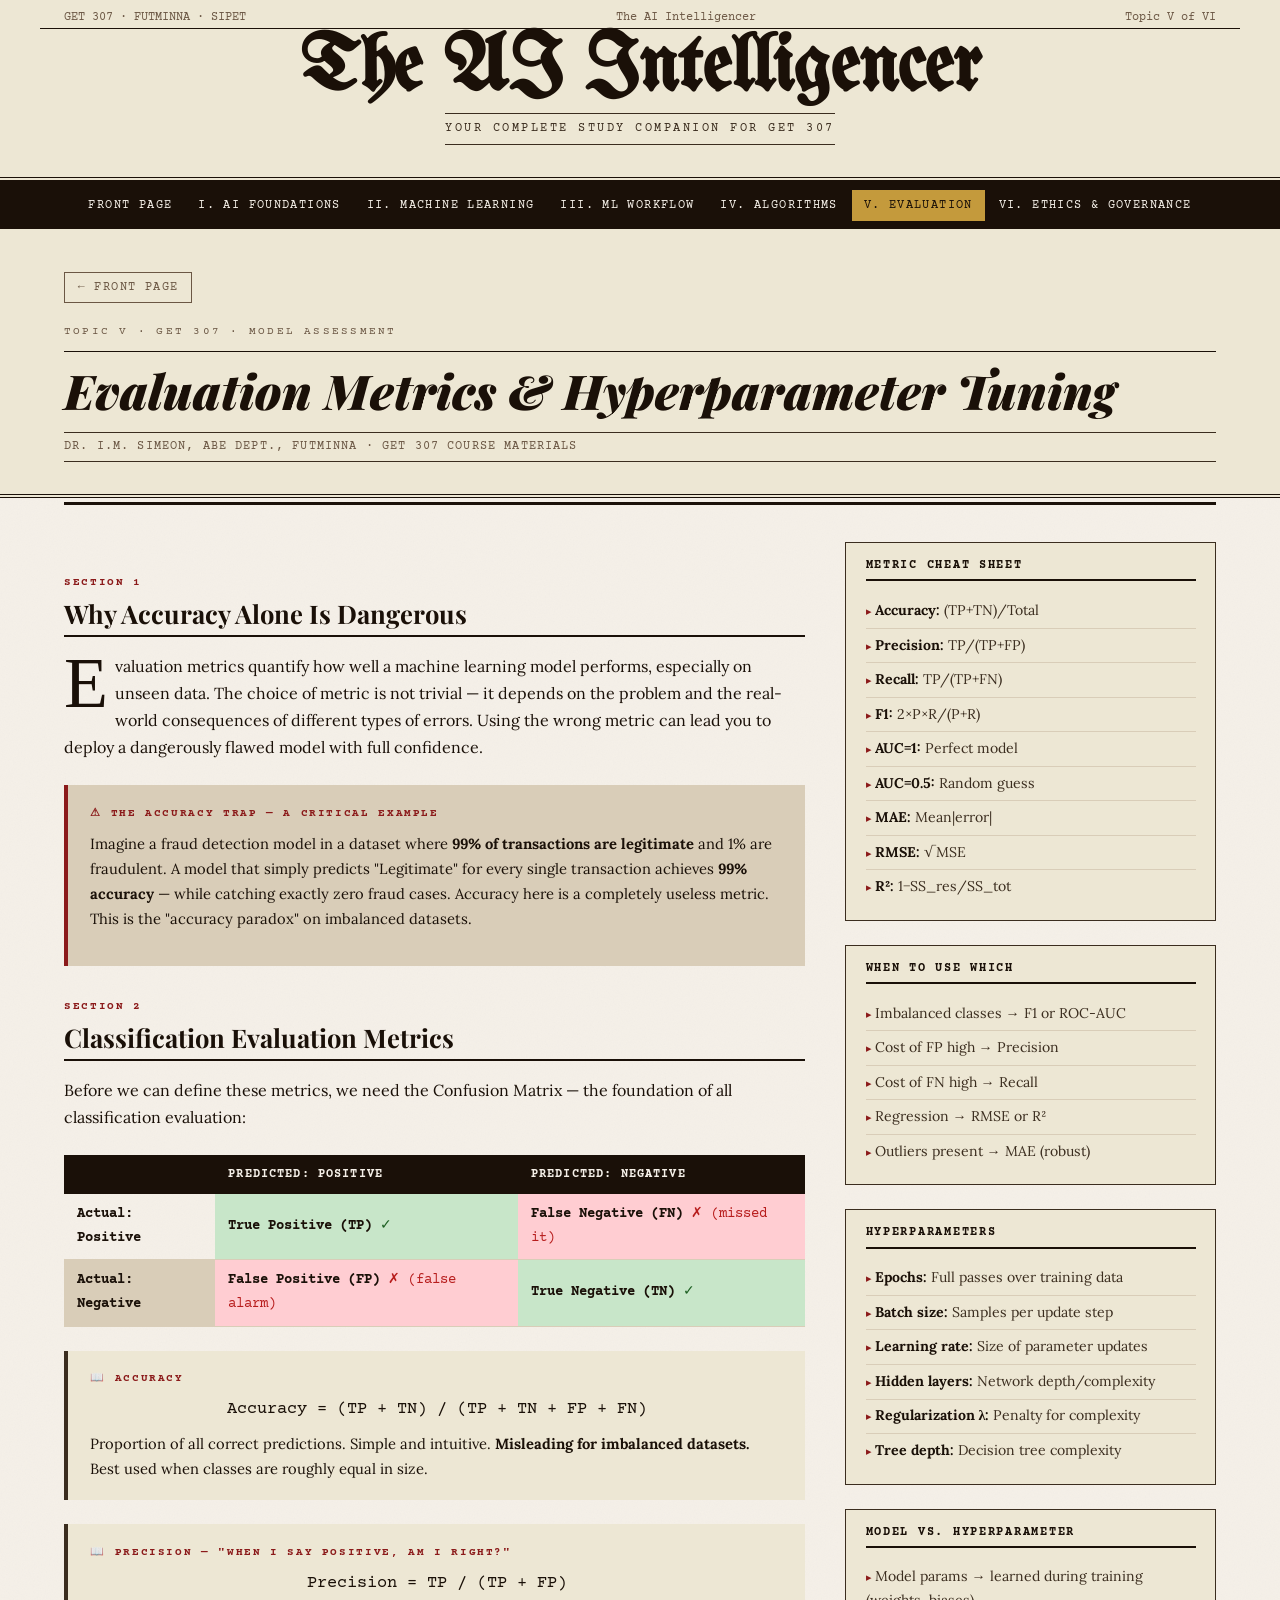
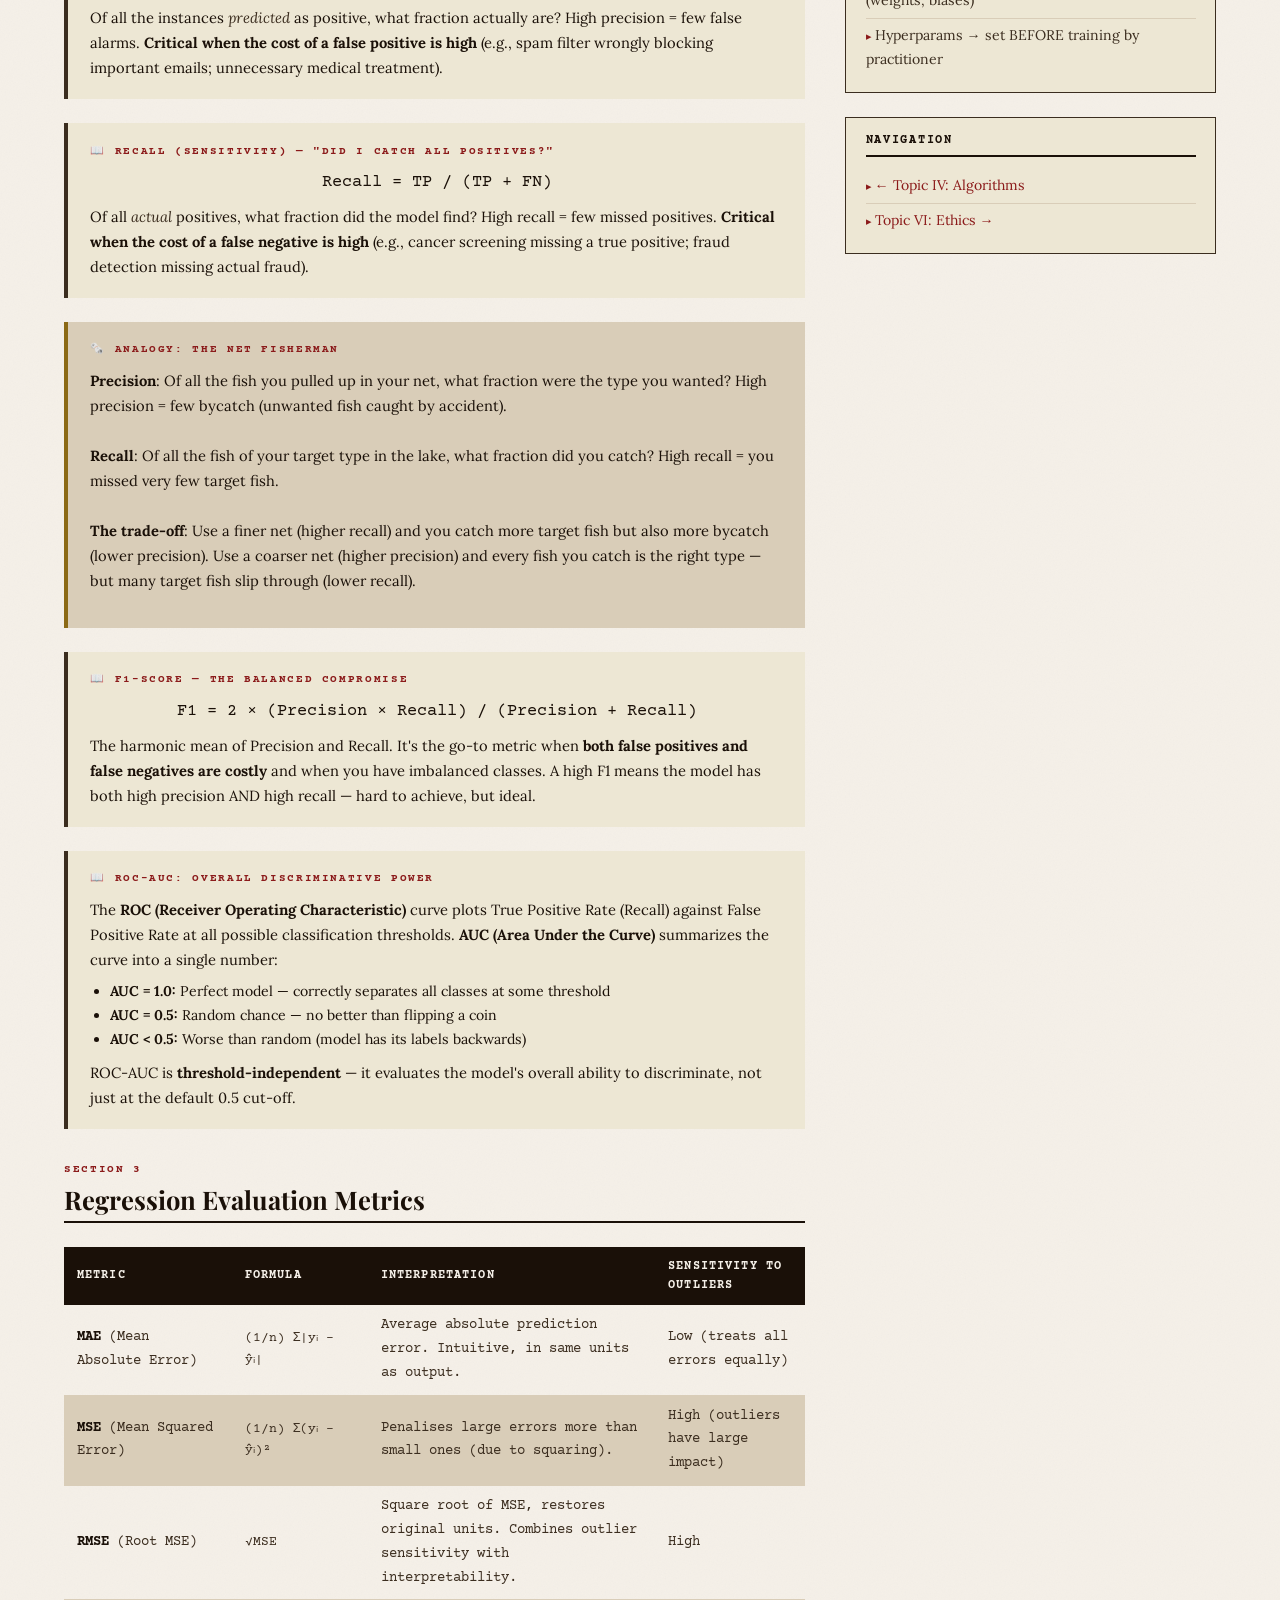
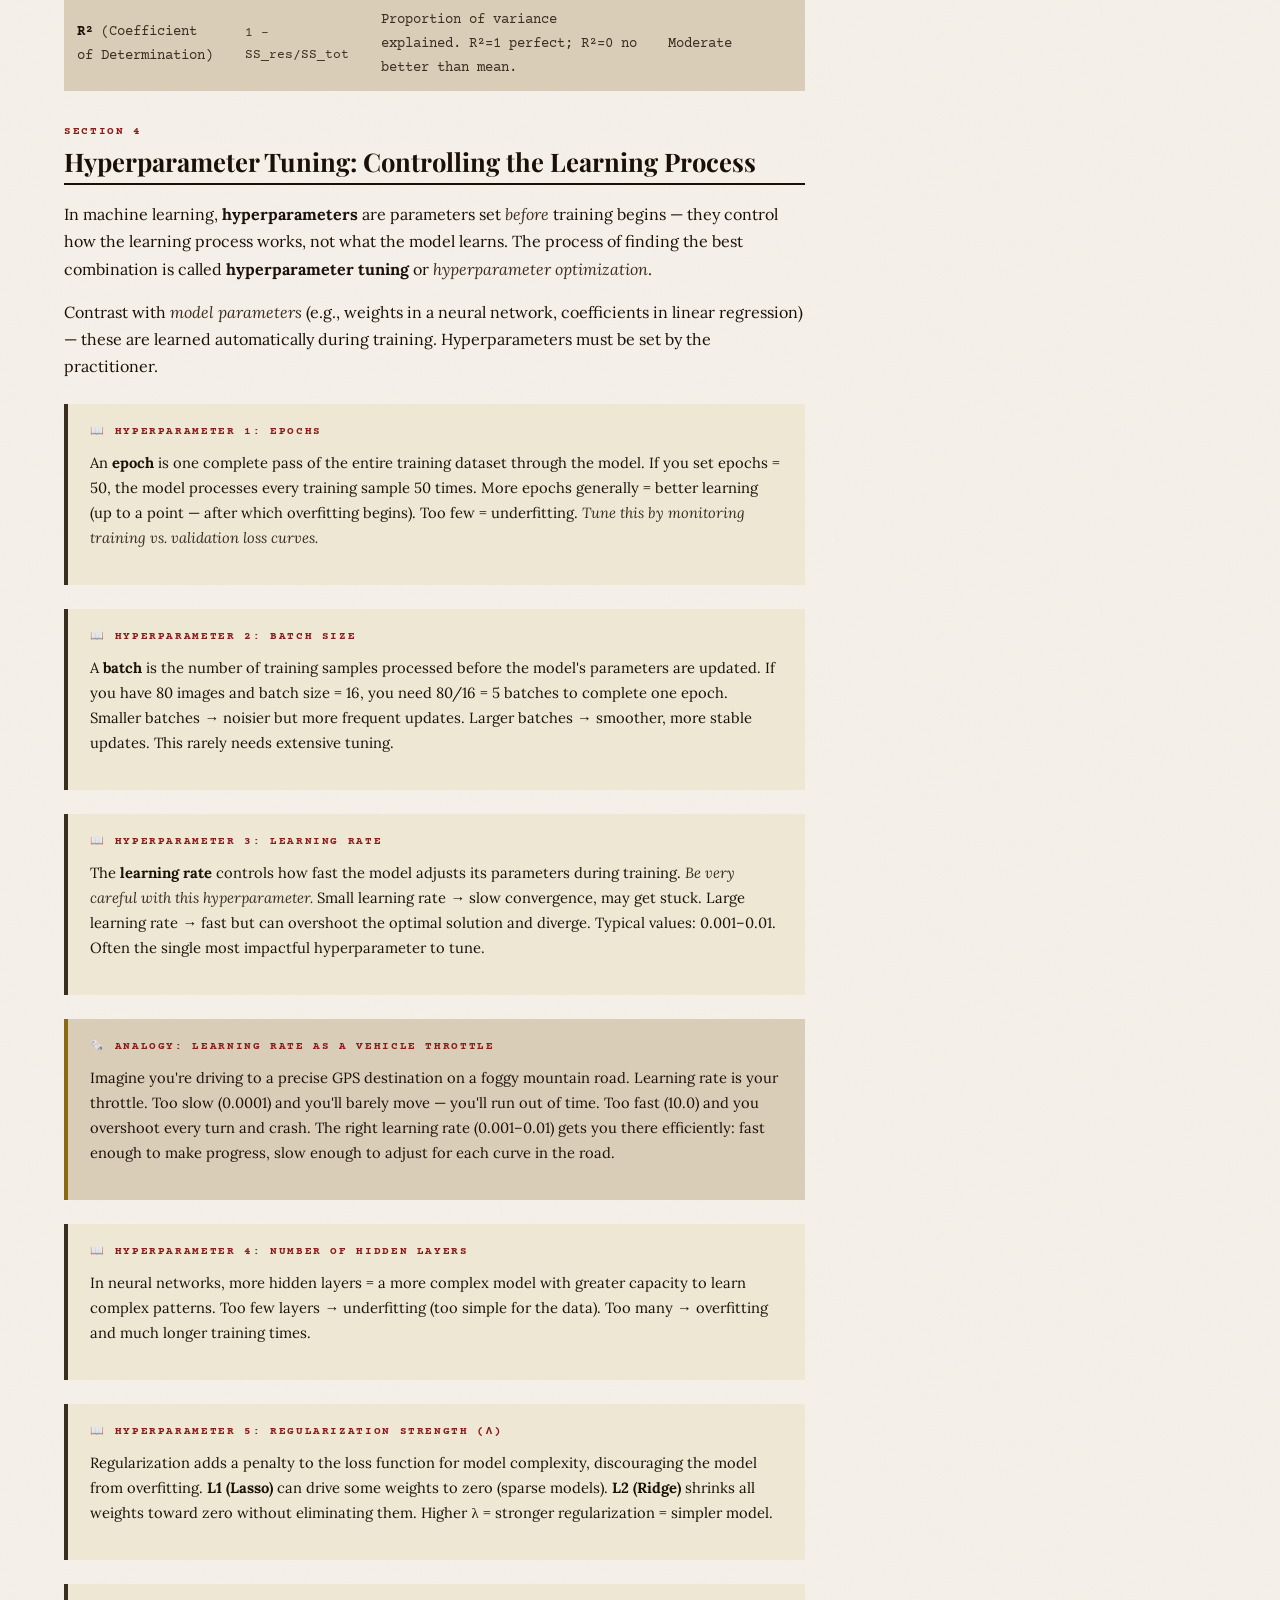
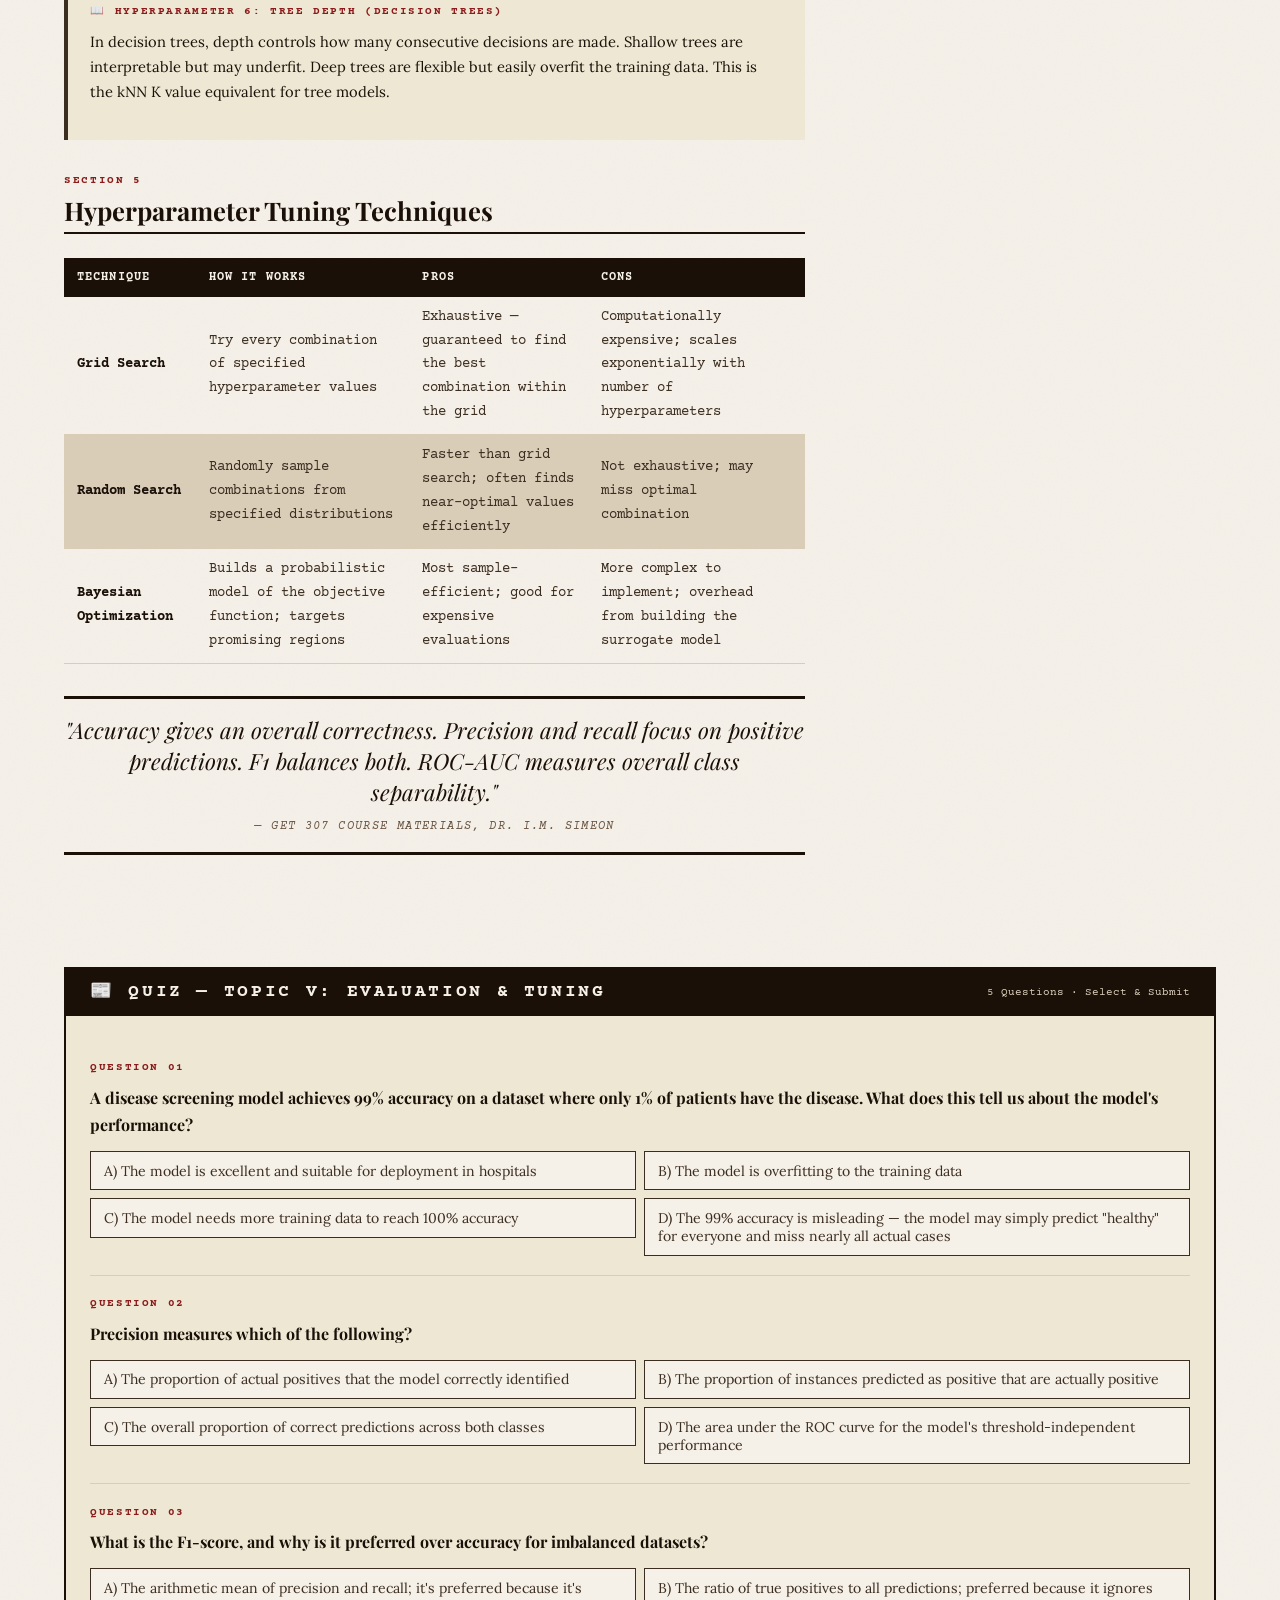
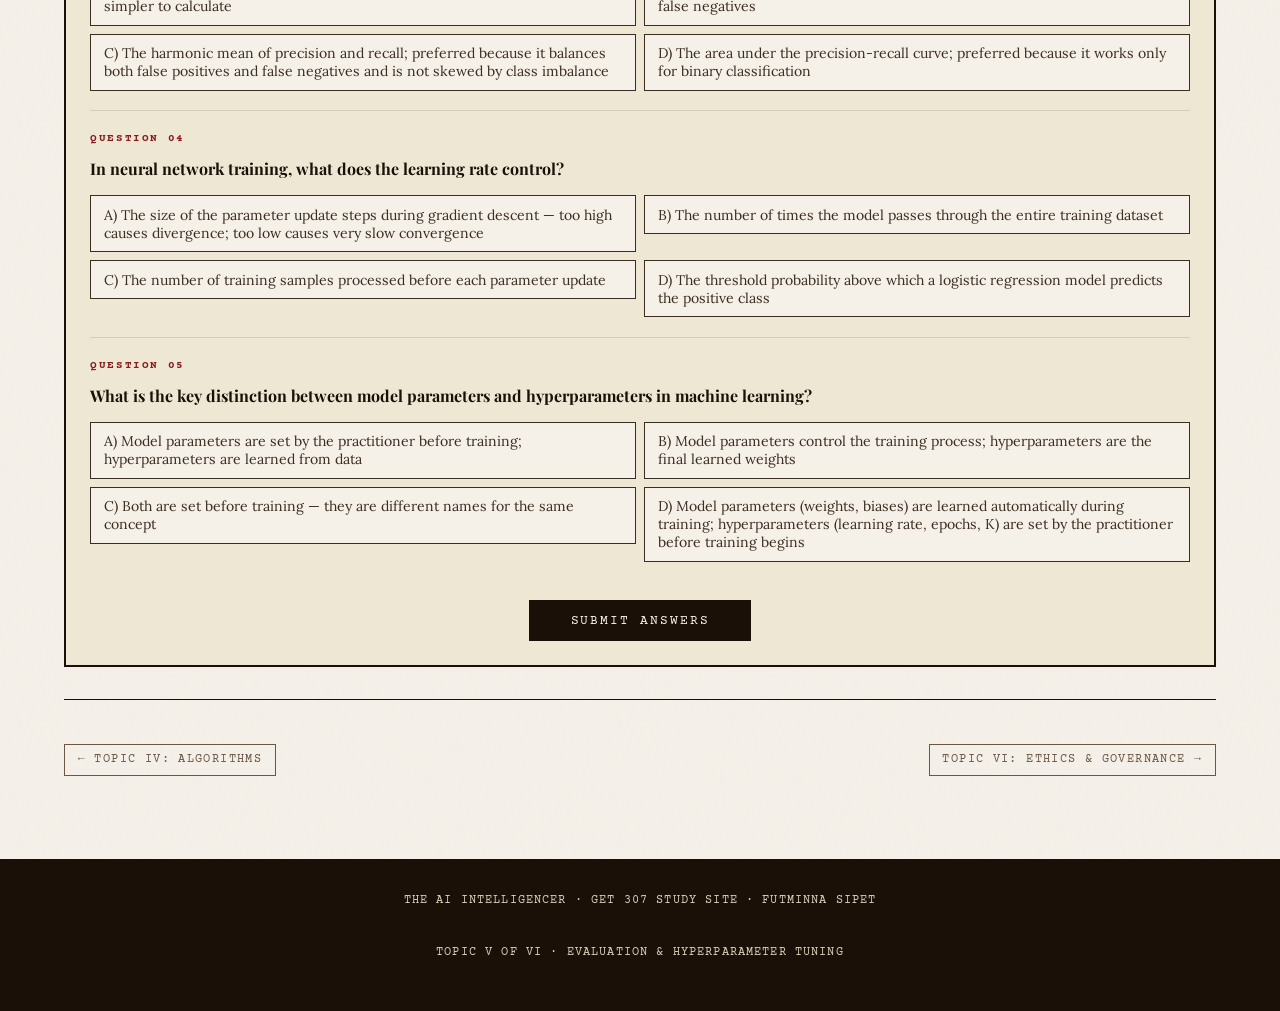
<file: topic5-evaluation.html>
<!DOCTYPE html>
<html lang="en">
<head>
  <meta charset="UTF-8" />
  <meta name="viewport" content="width=device-width, initial-scale=1.0" />
  <title>Topic V: Evaluation &amp; Tuning — GET 307</title>
  <link rel="stylesheet" href="style.css" />
</head>
<body>

  <header class="site-masthead">
    <div class="masthead-top-rule container">
      <span>GET 307 · FUTMINNA · SIPET</span>
      <span>The AI Intelligencer</span>
      <span>Topic V of VI</span>
    </div>
    <h1 class="masthead-title" style="font-size: clamp(2.5rem, 7vw, 5rem);">The AI Intelligencer</h1>
    <p class="masthead-subtitle">Your Complete Study Companion for GET 307</p>
  </header>

  <nav class="site-nav" aria-label="Main Navigation">
    <ul>
      <li><a href="index.html">Front Page</a></li>
      <li><a href="topic1-foundations.html">I. AI Foundations</a></li>
      <li><a href="topic2-machine-learning.html">II. Machine Learning</a></li>
      <li><a href="topic3-ml-workflow.html">III. ML Workflow</a></li>
      <li><a href="topic4-algorithms.html">IV. Algorithms</a></li>
      <li><a href="topic5-evaluation.html">V. Evaluation</a></li>
      <li><a href="topic6-ethics.html">VI. Ethics &amp; Governance</a></li>
    </ul>
  </nav>

  <div class="page-header">
    <div class="container">
      <a href="index.html" class="back-link">← Front Page</a>
      <span class="section-label">Topic V · GET 307 · Model Assessment</span>
      <hr />
      <h1>Evaluation Metrics &amp; Hyperparameter Tuning</h1>
      <div class="byline">Dr. I.M. Simeon, ABE Dept., FUTMINNA · GET 307 Course Materials</div>
    </div>
  </div>

  <main>
  <div class="container">
    <hr class="thick" />

    <div class="page-grid">

      <article class="page-main">

        <!-- ── Section 1: Why Metrics Matter ── -->
        <div class="section-head">
          <span class="section-kicker">Section 1</span>
          <h2>Why Accuracy Alone Is Dangerous</h2>
        </div>

        <p class="drop-cap">
          Evaluation metrics quantify how well a machine learning model performs, especially on
          unseen data. The choice of metric is not trivial — it depends on the problem and the
          real-world consequences of different types of errors. Using the wrong metric can lead
          you to deploy a dangerously flawed model with full confidence.
        </p>

        <div class="callout-box warning">
          <span class="callout-label">⚠ The Accuracy Trap — A Critical Example</span>
          <p>
            Imagine a fraud detection model in a dataset where <strong>99% of transactions are
            legitimate</strong> and 1% are fraudulent. A model that simply predicts "Legitimate"
            for every single transaction achieves <strong>99% accuracy</strong> — while catching
            exactly zero fraud cases. Accuracy here is a completely useless metric.
            This is the "accuracy paradox" on imbalanced datasets.
          </p>
        </div>

        <!-- ── Section 2: Classification Metrics ── -->
        <div class="section-head">
          <span class="section-kicker">Section 2</span>
          <h2>Classification Evaluation Metrics</h2>
        </div>

        <p>Before we can define these metrics, we need the Confusion Matrix — the foundation of all classification evaluation:</p>

        <table>
          <thead>
            <tr>
              <th></th>
              <th>Predicted: Positive</th>
              <th>Predicted: Negative</th>
            </tr>
          </thead>
          <tbody>
            <tr>
              <td><strong>Actual: Positive</strong></td>
              <td style="background:#c8e6c9; color:#1b5e20;"><strong>True Positive (TP)</strong> ✓</td>
              <td style="background:#ffcdd2; color:#b71c1c;"><strong>False Negative (FN)</strong> ✗ (missed it)</td>
            </tr>
            <tr>
              <td><strong>Actual: Negative</strong></td>
              <td style="background:#ffcdd2; color:#b71c1c;"><strong>False Positive (FP)</strong> ✗ (false alarm)</td>
              <td style="background:#c8e6c9; color:#1b5e20;"><strong>True Negative (TN)</strong> ✓</td>
            </tr>
          </tbody>
        </table>

        <!-- Accuracy -->
        <div class="callout-box definition">
          <span class="callout-label">📖 Accuracy</span>
          <p style="font-family:var(--font-mono); text-align:center; font-size:1.05rem; margin:0.4rem 0;">
            Accuracy = (TP + TN) / (TP + TN + FP + FN)
          </p>
          <p style="margin:0;">Proportion of all correct predictions. Simple and intuitive. <strong>Misleading for imbalanced datasets.</strong> Best used when classes are roughly equal in size.</p>
        </div>

        <!-- Precision -->
        <div class="callout-box definition">
          <span class="callout-label">📖 Precision — "When I say positive, am I right?"</span>
          <p style="font-family:var(--font-mono); text-align:center; font-size:1.05rem; margin:0.4rem 0;">
            Precision = TP / (TP + FP)
          </p>
          <p style="margin:0;">Of all the instances <em>predicted</em> as positive, what fraction actually are? High precision = few false alarms. <strong>Critical when the cost of a false positive is high</strong> (e.g., spam filter wrongly blocking important emails; unnecessary medical treatment).</p>
        </div>

        <!-- Recall -->
        <div class="callout-box definition">
          <span class="callout-label">📖 Recall (Sensitivity) — "Did I catch all positives?"</span>
          <p style="font-family:var(--font-mono); text-align:center; font-size:1.05rem; margin:0.4rem 0;">
            Recall = TP / (TP + FN)
          </p>
          <p style="margin:0;">Of all <em>actual</em> positives, what fraction did the model find? High recall = few missed positives. <strong>Critical when the cost of a false negative is high</strong> (e.g., cancer screening missing a true positive; fraud detection missing actual fraud).</p>
        </div>

        <div class="callout-box analogy">
          <span class="callout-label">🗞️ Analogy: The Net Fisherman</span>
          <p>
            <strong>Precision</strong>: Of all the fish you pulled up in your net, what fraction
            were the type you wanted? High precision = few bycatch (unwanted fish caught by accident).<br><br>
            <strong>Recall</strong>: Of all the fish of your target type in the lake, what fraction
            did you catch? High recall = you missed very few target fish.<br><br>
            <strong>The trade-off</strong>: Use a finer net (higher recall) and you catch more target
            fish but also more bycatch (lower precision). Use a coarser net (higher precision) and
            every fish you catch is the right type — but many target fish slip through (lower recall).
          </p>
        </div>

        <!-- F1 -->
        <div class="callout-box definition">
          <span class="callout-label">📖 F1-Score — The Balanced Compromise</span>
          <p style="font-family:var(--font-mono); text-align:center; font-size:1.05rem; margin:0.4rem 0;">
            F1 = 2 × (Precision × Recall) / (Precision + Recall)
          </p>
          <p style="margin:0;">The harmonic mean of Precision and Recall. It's the go-to metric when <strong>both false positives and false negatives are costly</strong> and when you have imbalanced classes. A high F1 means the model has both high precision AND high recall — hard to achieve, but ideal.</p>
        </div>

        <!-- ROC-AUC -->
        <div class="callout-box definition">
          <span class="callout-label">📖 ROC–AUC: Overall Discriminative Power</span>
          <p style="margin-bottom:0.5rem;">
            The <strong>ROC (Receiver Operating Characteristic)</strong> curve plots True Positive
            Rate (Recall) against False Positive Rate at all possible classification thresholds.
            <strong>AUC (Area Under the Curve)</strong> summarizes the curve into a single number:
          </p>
          <ul style="padding-left:1.2rem; margin:0; font-size:0.88rem;">
            <li><strong>AUC = 1.0:</strong> Perfect model — correctly separates all classes at some threshold</li>
            <li><strong>AUC = 0.5:</strong> Random chance — no better than flipping a coin</li>
            <li><strong>AUC &lt; 0.5:</strong> Worse than random (model has its labels backwards)</li>
          </ul>
          <p style="margin-top:0.5rem; margin-bottom:0;">ROC-AUC is <strong>threshold-independent</strong> — it evaluates the model's overall ability to discriminate, not just at the default 0.5 cut-off.</p>
        </div>

        <!-- ── Section 3: Regression Metrics ── -->
        <div class="section-head">
          <span class="section-kicker">Section 3</span>
          <h2>Regression Evaluation Metrics</h2>
        </div>

        <table>
          <thead>
            <tr><th>Metric</th><th>Formula</th><th>Interpretation</th><th>Sensitivity to Outliers</th></tr>
          </thead>
          <tbody>
            <tr>
              <td><strong>MAE</strong> (Mean Absolute Error)</td>
              <td style="font-family:var(--font-mono); font-size:0.8rem;">(1/n) Σ|yᵢ − ŷᵢ|</td>
              <td>Average absolute prediction error. Intuitive, in same units as output.</td>
              <td>Low (treats all errors equally)</td>
            </tr>
            <tr>
              <td><strong>MSE</strong> (Mean Squared Error)</td>
              <td style="font-family:var(--font-mono); font-size:0.8rem;">(1/n) Σ(yᵢ − ŷᵢ)²</td>
              <td>Penalises large errors more than small ones (due to squaring).</td>
              <td>High (outliers have large impact)</td>
            </tr>
            <tr>
              <td><strong>RMSE</strong> (Root MSE)</td>
              <td style="font-family:var(--font-mono); font-size:0.8rem;">√MSE</td>
              <td>Square root of MSE, restores original units. Combines outlier sensitivity with interpretability.</td>
              <td>High</td>
            </tr>
            <tr>
              <td><strong>R²</strong> (Coefficient of Determination)</td>
              <td style="font-family:var(--font-mono); font-size:0.8rem;">1 − SS_res/SS_tot</td>
              <td>Proportion of variance explained. R²=1 perfect; R²=0 no better than mean.</td>
              <td>Moderate</td>
            </tr>
          </tbody>
        </table>

        <!-- ── Section 4: Hyperparameter Tuning ── -->
        <div class="section-head">
          <span class="section-kicker">Section 4</span>
          <h2>Hyperparameter Tuning: Controlling the Learning Process</h2>
        </div>

        <p>
          In machine learning, <strong>hyperparameters</strong> are parameters set <em>before</em>
          training begins — they control how the learning process works, not what the model learns.
          The process of finding the best combination is called <strong>hyperparameter tuning</strong>
          or <em>hyperparameter optimization</em>.
        </p>

        <p>
          Contrast with <em>model parameters</em> (e.g., weights in a neural network, coefficients
          in linear regression) — these are learned automatically during training.
          Hyperparameters must be set by the practitioner.
        </p>

        <!-- Key Hyperparameters -->
        <div class="callout-box definition">
          <span class="callout-label">📖 Hyperparameter 1: Epochs</span>
          <p>
            An <strong>epoch</strong> is one complete pass of the entire training dataset through
            the model. If you set epochs = 50, the model processes every training sample 50 times.
            More epochs generally = better learning (up to a point — after which overfitting begins).
            Too few = underfitting. <em>Tune this by monitoring training vs. validation loss curves.</em>
          </p>
        </div>

        <div class="callout-box definition">
          <span class="callout-label">📖 Hyperparameter 2: Batch Size</span>
          <p>
            A <strong>batch</strong> is the number of training samples processed before the model's
            parameters are updated. If you have 80 images and batch size = 16, you need 80/16 = 5
            batches to complete one epoch. Smaller batches → noisier but more frequent updates.
            Larger batches → smoother, more stable updates. This rarely needs extensive tuning.
          </p>
        </div>

        <div class="callout-box definition">
          <span class="callout-label">📖 Hyperparameter 3: Learning Rate</span>
          <p>
            The <strong>learning rate</strong> controls how fast the model adjusts its parameters
            during training. <em>Be very careful with this hyperparameter.</em> Small learning rate
            → slow convergence, may get stuck. Large learning rate → fast but can overshoot the
            optimal solution and diverge. Typical values: 0.001–0.01. Often the single most
            impactful hyperparameter to tune.
          </p>
        </div>

        <div class="callout-box analogy">
          <span class="callout-label">🗞️ Analogy: Learning Rate as a Vehicle Throttle</span>
          <p>
            Imagine you're driving to a precise GPS destination on a foggy mountain road. Learning
            rate is your throttle. Too slow (0.0001) and you'll barely move — you'll run out of
            time. Too fast (10.0) and you overshoot every turn and crash. The right learning rate
            (0.001–0.01) gets you there efficiently: fast enough to make progress, slow enough to
            adjust for each curve in the road.
          </p>
        </div>

        <div class="callout-box definition">
          <span class="callout-label">📖 Hyperparameter 4: Number of Hidden Layers</span>
          <p>
            In neural networks, more hidden layers = a more complex model with greater capacity
            to learn complex patterns. Too few layers → underfitting (too simple for the data).
            Too many → overfitting and much longer training times.
          </p>
        </div>

        <div class="callout-box definition">
          <span class="callout-label">📖 Hyperparameter 5: Regularization Strength (λ)</span>
          <p>
            Regularization adds a penalty to the loss function for model complexity, discouraging
            the model from overfitting. <strong>L1 (Lasso)</strong> can drive some weights to zero
            (sparse models). <strong>L2 (Ridge)</strong> shrinks all weights toward zero without
            eliminating them. Higher λ = stronger regularization = simpler model.
          </p>
        </div>

        <div class="callout-box definition">
          <span class="callout-label">📖 Hyperparameter 6: Tree Depth (Decision Trees)</span>
          <p>
            In decision trees, depth controls how many consecutive decisions are made. Shallow trees
            are interpretable but may underfit. Deep trees are flexible but easily overfit the
            training data. This is the kNN K value equivalent for tree models.
          </p>
        </div>

        <!-- ── Section 5: Tuning Techniques ── -->
        <div class="section-head">
          <span class="section-kicker">Section 5</span>
          <h2>Hyperparameter Tuning Techniques</h2>
        </div>

        <table>
          <thead>
            <tr><th>Technique</th><th>How It Works</th><th>Pros</th><th>Cons</th></tr>
          </thead>
          <tbody>
            <tr>
              <td><strong>Grid Search</strong></td>
              <td>Try every combination of specified hyperparameter values</td>
              <td>Exhaustive — guaranteed to find the best combination within the grid</td>
              <td>Computationally expensive; scales exponentially with number of hyperparameters</td>
            </tr>
            <tr>
              <td><strong>Random Search</strong></td>
              <td>Randomly sample combinations from specified distributions</td>
              <td>Faster than grid search; often finds near-optimal values efficiently</td>
              <td>Not exhaustive; may miss optimal combination</td>
            </tr>
            <tr>
              <td><strong>Bayesian Optimization</strong></td>
              <td>Builds a probabilistic model of the objective function; targets promising regions</td>
              <td>Most sample-efficient; good for expensive evaluations</td>
              <td>More complex to implement; overhead from building the surrogate model</td>
            </tr>
          </tbody>
        </table>

        <div class="pull-quote">
          <p>"Accuracy gives an overall correctness. Precision and recall focus on positive predictions. F1 balances both. ROC-AUC measures overall class separability."</p>
          <cite>— GET 307 Course Materials, Dr. I.M. Simeon</cite>
        </div>

      </article><!-- /page-main -->

      <!-- ── SIDEBAR ── -->
      <aside class="page-sidebar">

        <div class="sidebar-box">
          <h4>Metric Cheat Sheet</h4>
          <ul>
            <li><strong>Accuracy:</strong> (TP+TN)/Total</li>
            <li><strong>Precision:</strong> TP/(TP+FP)</li>
            <li><strong>Recall:</strong> TP/(TP+FN)</li>
            <li><strong>F1:</strong> 2×P×R/(P+R)</li>
            <li><strong>AUC=1:</strong> Perfect model</li>
            <li><strong>AUC=0.5:</strong> Random guess</li>
            <li><strong>MAE:</strong> Mean|error|</li>
            <li><strong>RMSE:</strong> √MSE</li>
            <li><strong>R²:</strong> 1−SS_res/SS_tot</li>
          </ul>
        </div>

        <div class="sidebar-box">
          <h4>When to Use Which</h4>
          <ul>
            <li>Imbalanced classes → F1 or ROC-AUC</li>
            <li>Cost of FP high → Precision</li>
            <li>Cost of FN high → Recall</li>
            <li>Regression → RMSE or R²</li>
            <li>Outliers present → MAE (robust)</li>
          </ul>
        </div>

        <div class="sidebar-box">
          <h4>Hyperparameters</h4>
          <ul>
            <li><strong>Epochs:</strong> Full passes over training data</li>
            <li><strong>Batch size:</strong> Samples per update step</li>
            <li><strong>Learning rate:</strong> Size of parameter updates</li>
            <li><strong>Hidden layers:</strong> Network depth/complexity</li>
            <li><strong>Regularization λ:</strong> Penalty for complexity</li>
            <li><strong>Tree depth:</strong> Decision tree complexity</li>
          </ul>
        </div>

        <div class="sidebar-box">
          <h4>Model vs. Hyperparameter</h4>
          <ul>
            <li>Model params → learned during training (weights, biases)</li>
            <li>Hyperparams → set BEFORE training by practitioner</li>
          </ul>
        </div>

        <div class="sidebar-box">
          <h4>Navigation</h4>
          <ul>
            <li><a href="topic4-algorithms.html">← Topic IV: Algorithms</a></li>
            <li><a href="topic6-ethics.html">Topic VI: Ethics →</a></li>
          </ul>
        </div>

      </aside>

    </div><!-- /page-grid -->

    <!-- ═══════════════════════════════════════════════
         QUIZ — Topic V
    ═══════════════════════════════════════════════ -->
    <section class="quiz-section" aria-label="Topic Quiz">
      <div class="quiz-header">
        <h2>📰 Quiz — Topic V: Evaluation &amp; Tuning</h2>
        <span style="font-family:var(--font-mono); font-size:0.7rem; color:var(--paper-dark);">5 Questions · Select &amp; Submit</span>
      </div>

      <div class="quiz-body">

        <!-- Q1 -->
        <div class="quiz-question" data-answer="D">
          <p class="q-num">Question 01</p>
          <p class="q-text">A disease screening model achieves 99% accuracy on a dataset where only 1% of patients have the disease. What does this tell us about the model's performance?</p>
          <ul class="quiz-options">
            <li><button data-option="A">A) The model is excellent and suitable for deployment in hospitals</button></li>
            <li><button data-option="B">B) The model is overfitting to the training data</button></li>
            <li><button data-option="C">C) The model needs more training data to reach 100% accuracy</button></li>
            <li><button data-option="D">D) The 99% accuracy is misleading — the model may simply predict "healthy" for everyone and miss nearly all actual cases</button></li>
          </ul>
          <div class="quiz-explanation">
            <strong>Correct: D.</strong> This is the "accuracy paradox" on imbalanced datasets. A model predicting "healthy" for every patient achieves 99% accuracy while catching zero disease cases (Recall = 0%). For medical diagnosis, Recall (sensitivity) is far more important — missing a true positive is dangerous.
          </div>
        </div>

        <!-- Q2 -->
        <div class="quiz-question" data-answer="B">
          <p class="q-num">Question 02</p>
          <p class="q-text">Precision measures which of the following?</p>
          <ul class="quiz-options">
            <li><button data-option="A">A) The proportion of actual positives that the model correctly identified</button></li>
            <li><button data-option="B">B) The proportion of instances predicted as positive that are actually positive</button></li>
            <li><button data-option="C">C) The overall proportion of correct predictions across both classes</button></li>
            <li><button data-option="D">D) The area under the ROC curve for the model's threshold-independent performance</button></li>
          </ul>
          <div class="quiz-explanation">
            <strong>Correct: B.</strong> Precision = TP / (TP + FP). It answers: "When the model predicts positive, how often is it right?" Option A describes Recall. Option C describes Accuracy. Precision is critical when false positives are costly (e.g., spam filters, legal fraud accusations).
          </div>
        </div>

        <!-- Q3 -->
        <div class="quiz-question" data-answer="C">
          <p class="q-num">Question 03</p>
          <p class="q-text">What is the F1-score, and why is it preferred over accuracy for imbalanced datasets?</p>
          <ul class="quiz-options">
            <li><button data-option="A">A) The arithmetic mean of precision and recall; it's preferred because it's simpler to calculate</button></li>
            <li><button data-option="B">B) The ratio of true positives to all predictions; preferred because it ignores false negatives</button></li>
            <li><button data-option="C">C) The harmonic mean of precision and recall; preferred because it balances both false positives and false negatives and is not skewed by class imbalance</button></li>
            <li><button data-option="D">D) The area under the precision-recall curve; preferred because it works only for binary classification</button></li>
          </ul>
          <div class="quiz-explanation">
            <strong>Correct: C.</strong> F1 = 2 × (P × R) / (P + R). The harmonic mean is used (not arithmetic mean) because it gives lower weight to extreme values — a model with P=1.0 and R=0.001 gets F1 ≈ 0.002, not 0.5. This prevents a model from gaming the metric by being extremely conservative.
          </div>
        </div>

        <!-- Q4 -->
        <div class="quiz-question" data-answer="A">
          <p class="q-num">Question 04</p>
          <p class="q-text">In neural network training, what does the learning rate control?</p>
          <ul class="quiz-options">
            <li><button data-option="A">A) The size of the parameter update steps during gradient descent — too high causes divergence; too low causes very slow convergence</button></li>
            <li><button data-option="B">B) The number of times the model passes through the entire training dataset</button></li>
            <li><button data-option="C">C) The number of training samples processed before each parameter update</button></li>
            <li><button data-option="D">D) The threshold probability above which a logistic regression model predicts the positive class</button></li>
          </ul>
          <div class="quiz-explanation">
            <strong>Correct: A.</strong> The learning rate (α) scales the gradient in gradient descent: θ = θ − α × ∇L. Too large → overshoot the minimum → diverge. Too small → converge extremely slowly. Option B describes Epochs; Option C describes Batch Size.
          </div>
        </div>

        <!-- Q5 -->
        <div class="quiz-question" data-answer="D">
          <p class="q-num">Question 05</p>
          <p class="q-text">What is the key distinction between model parameters and hyperparameters in machine learning?</p>
          <ul class="quiz-options">
            <li><button data-option="A">A) Model parameters are set by the practitioner before training; hyperparameters are learned from data</button></li>
            <li><button data-option="B">B) Model parameters control the training process; hyperparameters are the final learned weights</button></li>
            <li><button data-option="C">C) Both are set before training — they are different names for the same concept</button></li>
            <li><button data-option="D">D) Model parameters (weights, biases) are learned automatically during training; hyperparameters (learning rate, epochs, K) are set by the practitioner before training begins</button></li>
          </ul>
          <div class="quiz-explanation">
            <strong>Correct: D.</strong> This is a fundamental distinction. Parameters (weights in a neural network, β coefficients in regression) are what training adjusts automatically. Hyperparameters (learning rate, number of layers, K in kNN, tree depth) must be specified by the practitioner and control how training works.
          </div>
        </div>

        <button class="quiz-submit-btn">Submit Answers</button>

      </div>

      <div class="quiz-score-panel">
        <span class="score-num">0 / 5</span>
        <p class="score-msg"></p>
      </div>

    </section>

    <hr />
    <div style="display:flex; justify-content:space-between; padding: 1rem 0; font-family:var(--font-mono); font-size:0.75rem;">
      <a href="topic4-algorithms.html" class="back-link">← Topic IV: Algorithms</a>
      <a href="topic6-ethics.html" class="back-link">Topic VI: Ethics &amp; Governance →</a>
    </div>

  </div>
  </main>

  <footer class="site-footer">
    <p>The AI Intelligencer · GET 307 Study Site · FUTMINNA SIPET</p>
    <hr class="footer-rule" />
    <p>Topic V of VI · Evaluation &amp; Hyperparameter Tuning</p>
  </footer>

  <script src="script.js"></script>
</body>
</html>
</file>
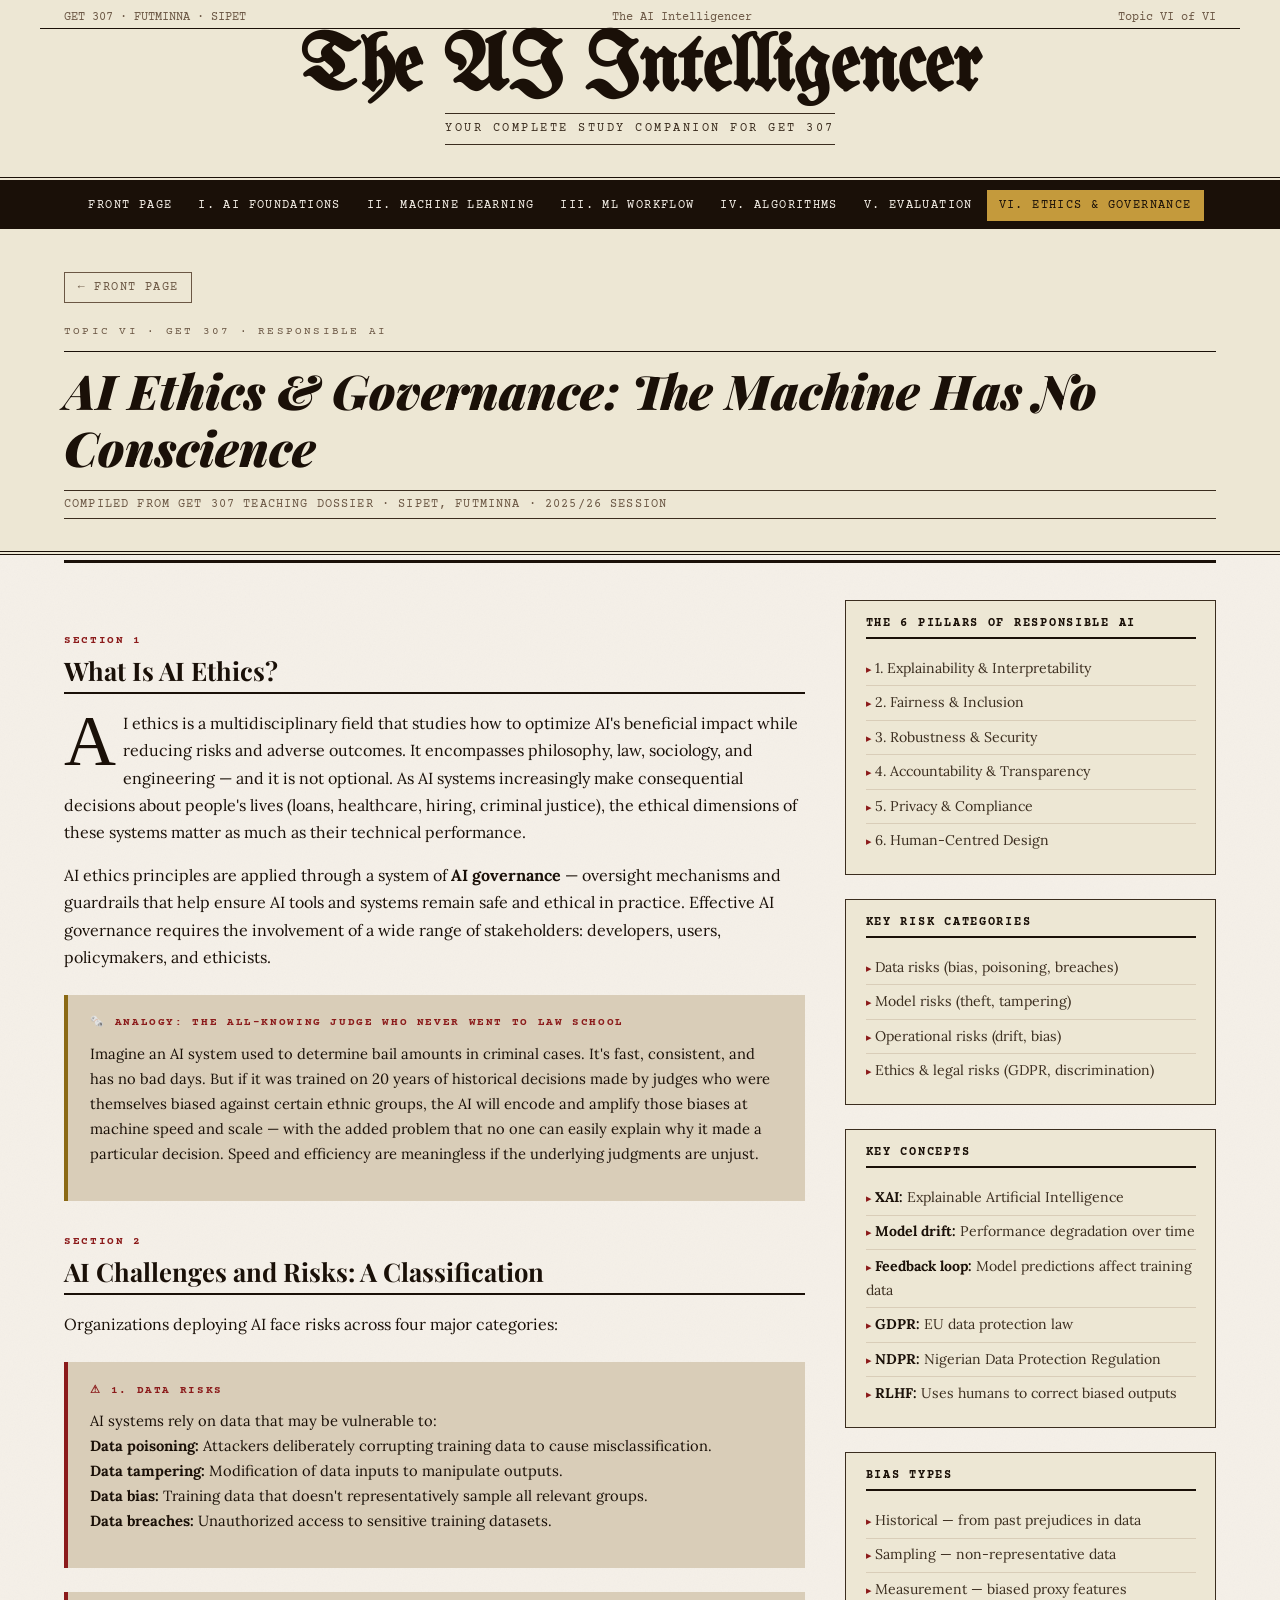
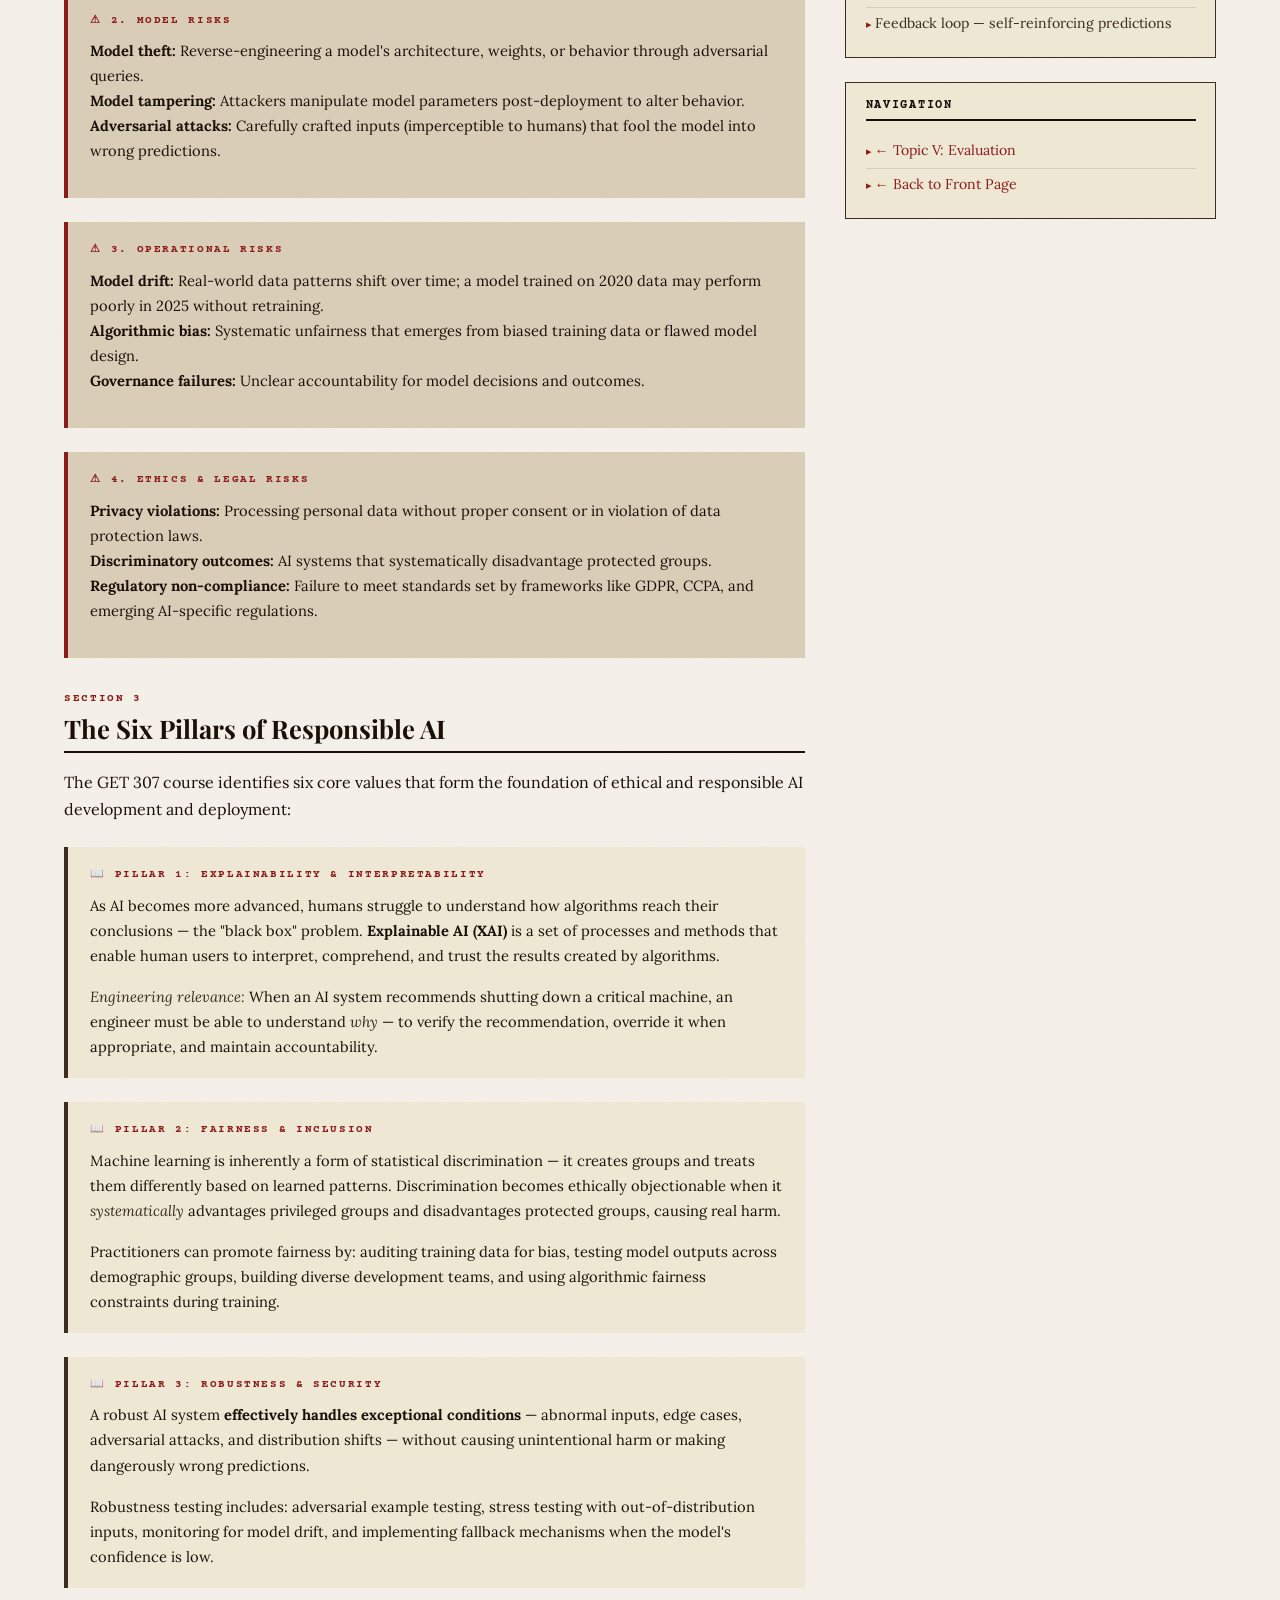
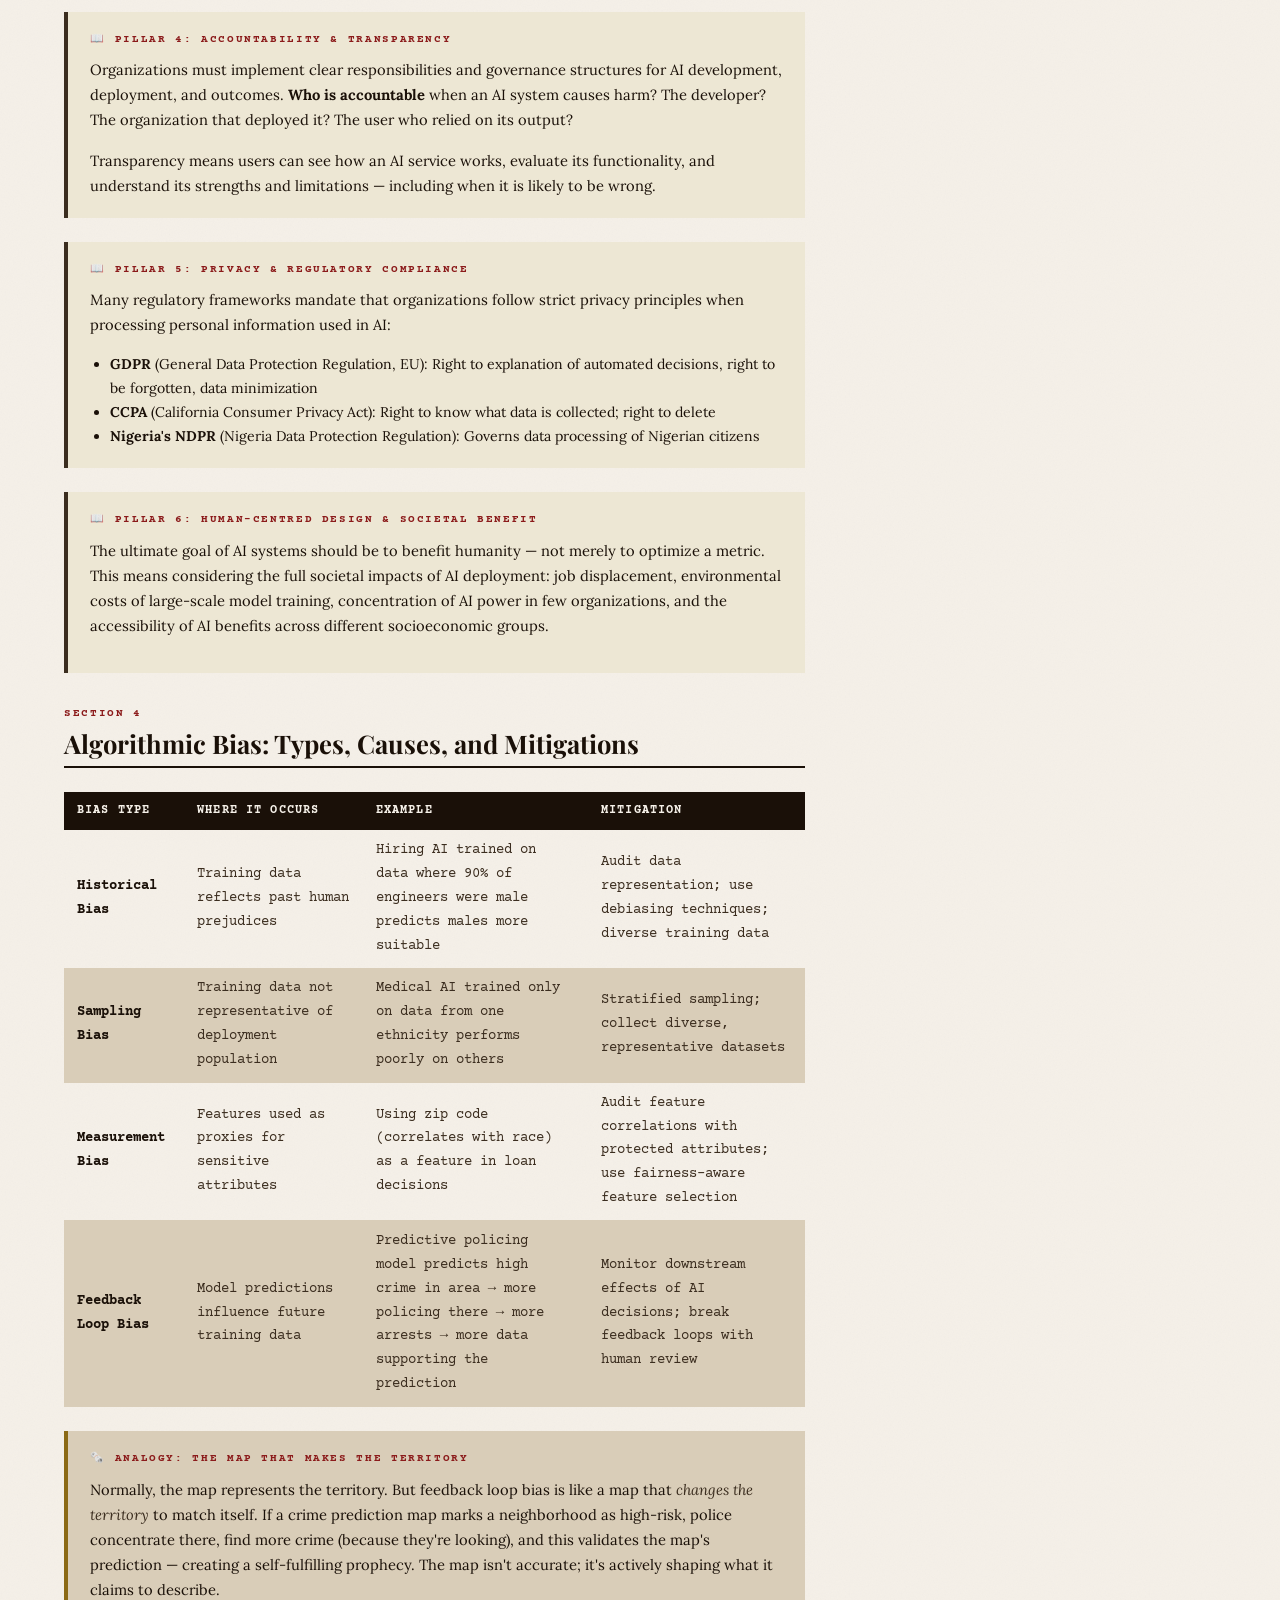
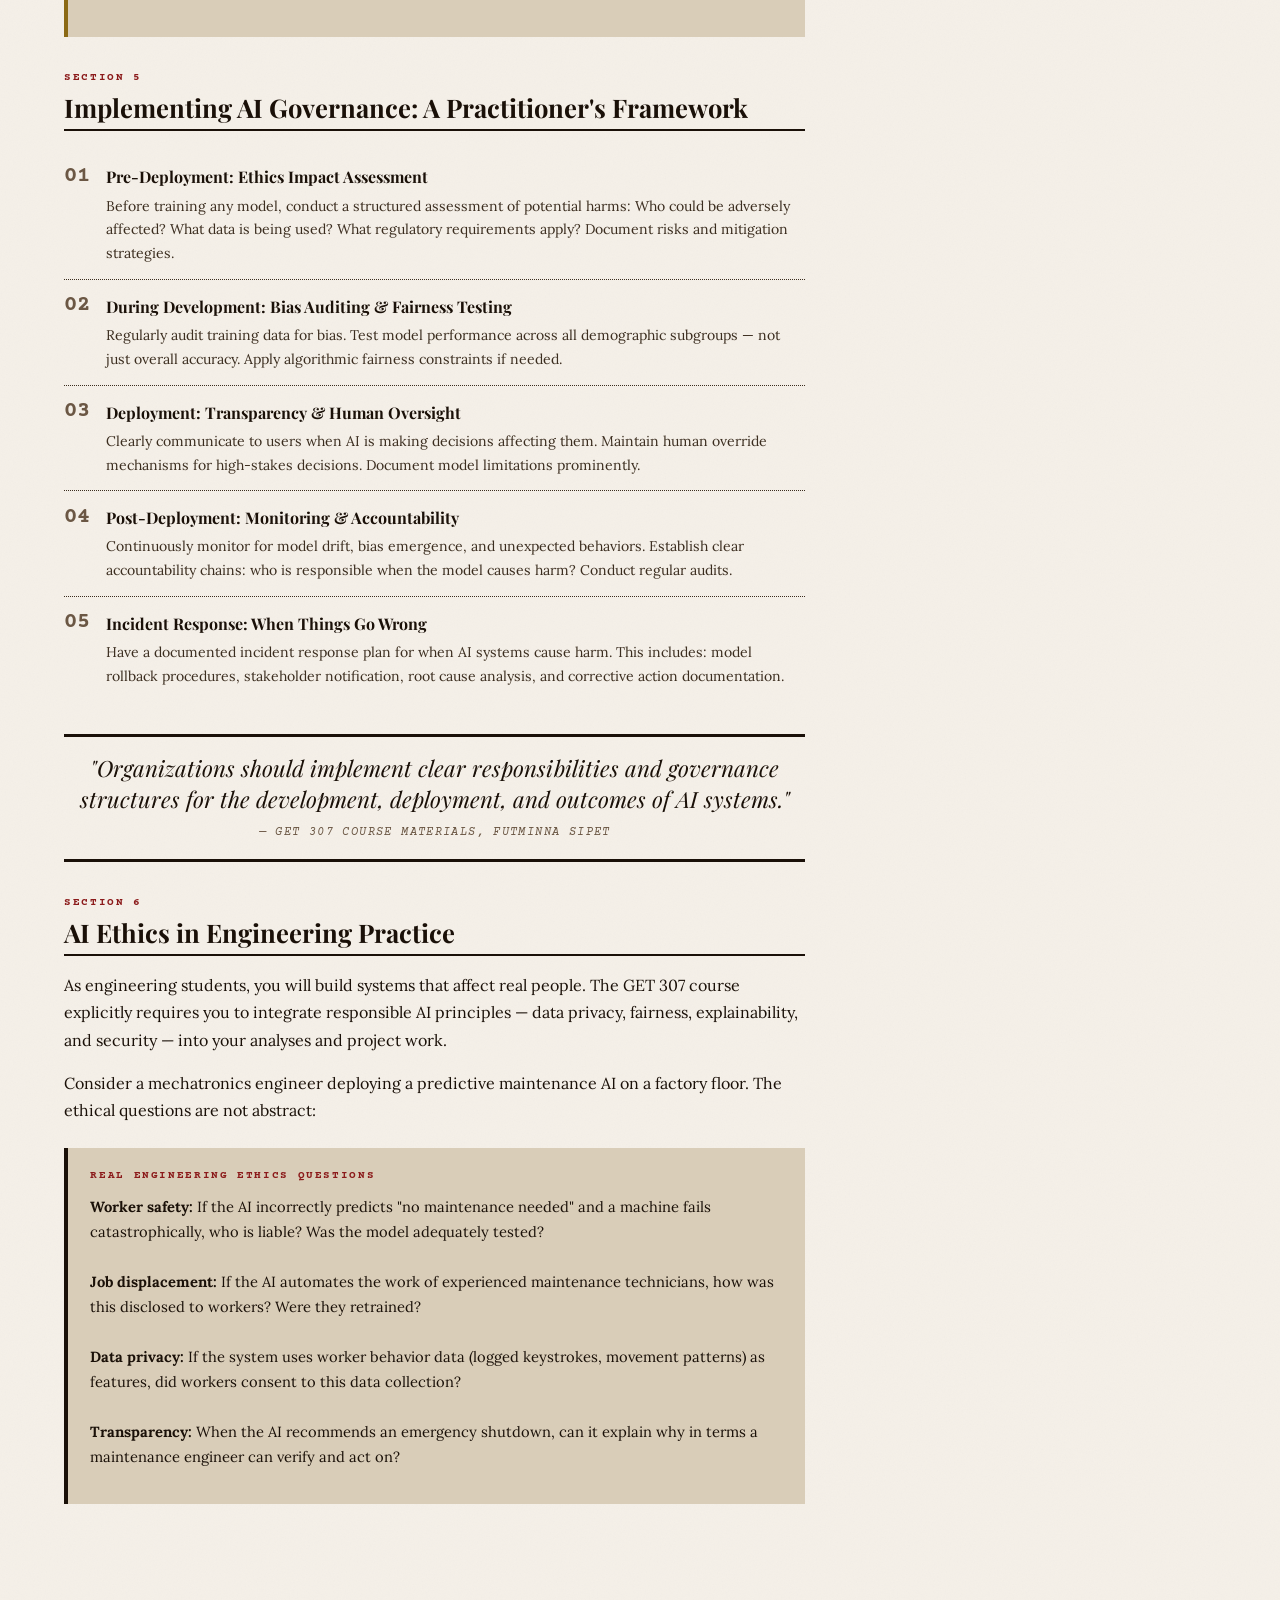
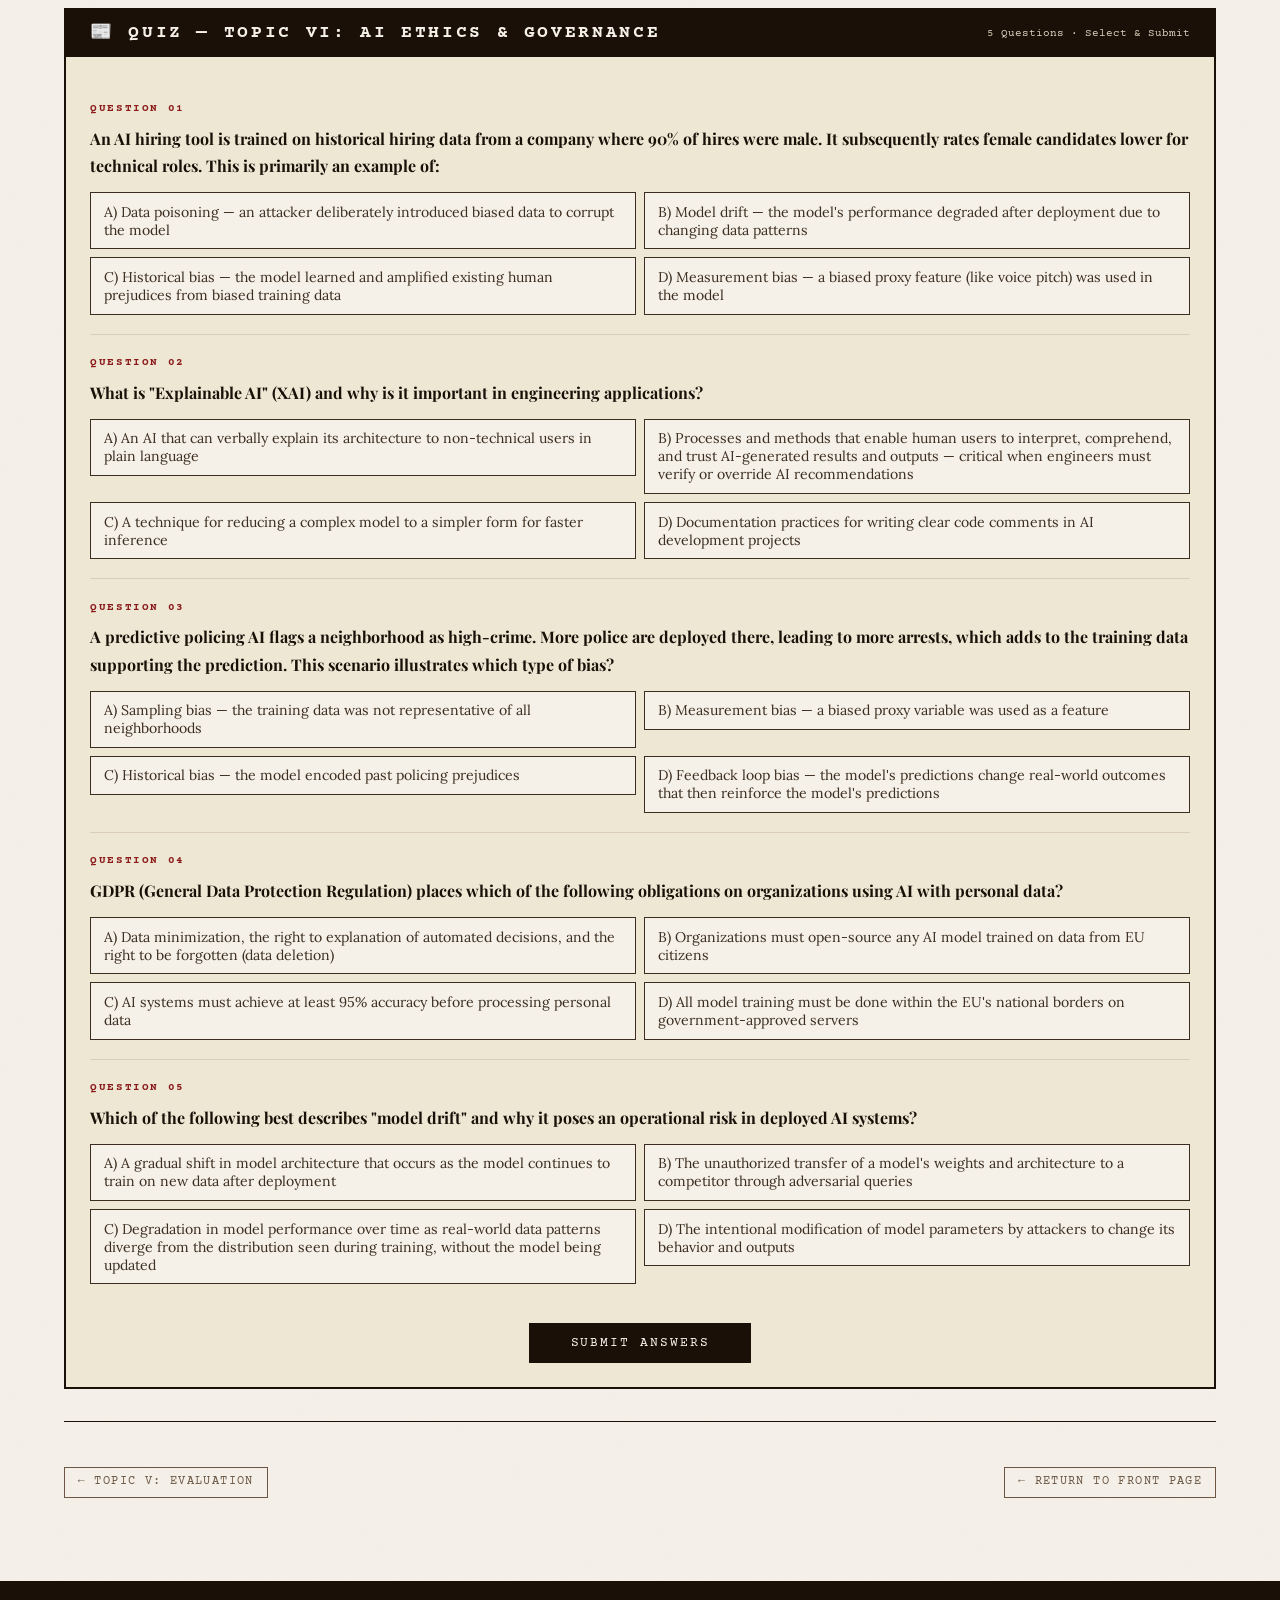
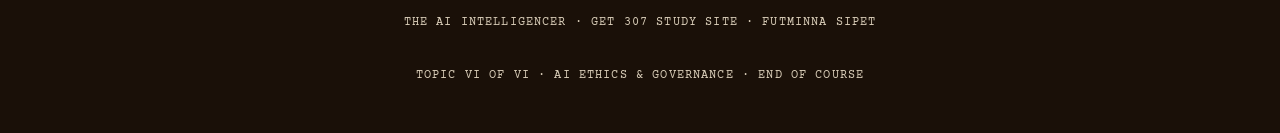
<file: topic6-ethics.html>
<!DOCTYPE html>
<html lang="en">
<head>
  <meta charset="UTF-8" />
  <meta name="viewport" content="width=device-width, initial-scale=1.0" />
  <title>Topic VI: AI Ethics &amp; Governance — GET 307</title>
  <link rel="stylesheet" href="style.css" />
</head>
<body>

  <header class="site-masthead">
    <div class="masthead-top-rule container">
      <span>GET 307 · FUTMINNA · SIPET</span>
      <span>The AI Intelligencer</span>
      <span>Topic VI of VI</span>
    </div>
    <h1 class="masthead-title" style="font-size: clamp(2.5rem, 7vw, 5rem);">The AI Intelligencer</h1>
    <p class="masthead-subtitle">Your Complete Study Companion for GET 307</p>
  </header>

  <nav class="site-nav" aria-label="Main Navigation">
    <ul>
      <li><a href="index.html">Front Page</a></li>
      <li><a href="topic1-foundations.html">I. AI Foundations</a></li>
      <li><a href="topic2-machine-learning.html">II. Machine Learning</a></li>
      <li><a href="topic3-ml-workflow.html">III. ML Workflow</a></li>
      <li><a href="topic4-algorithms.html">IV. Algorithms</a></li>
      <li><a href="topic5-evaluation.html">V. Evaluation</a></li>
      <li><a href="topic6-ethics.html">VI. Ethics &amp; Governance</a></li>
    </ul>
  </nav>

  <div class="page-header">
    <div class="container">
      <a href="index.html" class="back-link">← Front Page</a>
      <span class="section-label">Topic VI · GET 307 · Responsible AI</span>
      <hr />
      <h1>AI Ethics &amp; Governance: The Machine Has No Conscience</h1>
      <div class="byline">Compiled from GET 307 Teaching Dossier · SIPET, FUTMINNA · 2025/26 Session</div>
    </div>
  </div>

  <main>
  <div class="container">
    <hr class="thick" />

    <div class="page-grid">

      <article class="page-main">

        <!-- ── Section 1: What is AI Ethics? ── -->
        <div class="section-head">
          <span class="section-kicker">Section 1</span>
          <h2>What Is AI Ethics?</h2>
        </div>

        <p class="drop-cap">
          AI ethics is a multidisciplinary field that studies how to optimize AI's beneficial
          impact while reducing risks and adverse outcomes. It encompasses philosophy, law,
          sociology, and engineering — and it is not optional. As AI systems increasingly make
          consequential decisions about people's lives (loans, healthcare, hiring, criminal justice),
          the ethical dimensions of these systems matter as much as their technical performance.
        </p>

        <p>
          AI ethics principles are applied through a system of <strong>AI governance</strong>
          — oversight mechanisms and guardrails that help ensure AI tools and systems remain safe
          and ethical in practice. Effective AI governance requires the involvement of a wide
          range of stakeholders: developers, users, policymakers, and ethicists.
        </p>

        <div class="callout-box analogy">
          <span class="callout-label">🗞️ Analogy: The All-Knowing Judge Who Never Went to Law School</span>
          <p>
            Imagine an AI system used to determine bail amounts in criminal cases. It's fast,
            consistent, and has no bad days. But if it was trained on 20 years of historical
            decisions made by judges who were themselves biased against certain ethnic groups,
            the AI will encode and amplify those biases at machine speed and scale — with the
            added problem that no one can easily explain why it made a particular decision.
            Speed and efficiency are meaningless if the underlying judgments are unjust.
          </p>
        </div>

        <!-- ── Section 2: Core AI Risks ── -->
        <div class="section-head">
          <span class="section-kicker">Section 2</span>
          <h2>AI Challenges and Risks: A Classification</h2>
        </div>

        <p>Organizations deploying AI face risks across four major categories:</p>

        <div class="callout-box warning">
          <span class="callout-label">⚠ 1. Data Risks</span>
          <p>
            AI systems rely on data that may be vulnerable to:<br>
            <strong>Data poisoning:</strong> Attackers deliberately corrupting training data to cause misclassification.<br>
            <strong>Data tampering:</strong> Modification of data inputs to manipulate outputs.<br>
            <strong>Data bias:</strong> Training data that doesn't representatively sample all relevant groups.<br>
            <strong>Data breaches:</strong> Unauthorized access to sensitive training datasets.
          </p>
        </div>

        <div class="callout-box warning">
          <span class="callout-label">⚠ 2. Model Risks</span>
          <p>
            <strong>Model theft:</strong> Reverse-engineering a model's architecture, weights, or behavior through adversarial queries.<br>
            <strong>Model tampering:</strong> Attackers manipulate model parameters post-deployment to alter behavior.<br>
            <strong>Adversarial attacks:</strong> Carefully crafted inputs (imperceptible to humans) that fool the model into wrong predictions.
          </p>
        </div>

        <div class="callout-box warning">
          <span class="callout-label">⚠ 3. Operational Risks</span>
          <p>
            <strong>Model drift:</strong> Real-world data patterns shift over time; a model trained on 2020 data may perform poorly in 2025 without retraining.<br>
            <strong>Algorithmic bias:</strong> Systematic unfairness that emerges from biased training data or flawed model design.<br>
            <strong>Governance failures:</strong> Unclear accountability for model decisions and outcomes.
          </p>
        </div>

        <div class="callout-box warning">
          <span class="callout-label">⚠ 4. Ethics &amp; Legal Risks</span>
          <p>
            <strong>Privacy violations:</strong> Processing personal data without proper consent or in violation of data protection laws.<br>
            <strong>Discriminatory outcomes:</strong> AI systems that systematically disadvantage protected groups.<br>
            <strong>Regulatory non-compliance:</strong> Failure to meet standards set by frameworks like GDPR, CCPA, and emerging AI-specific regulations.
          </p>
        </div>

        <!-- ── Section 3: Principles of Responsible AI ── -->
        <div class="section-head">
          <span class="section-kicker">Section 3</span>
          <h2>The Six Pillars of Responsible AI</h2>
        </div>

        <p>
          The GET 307 course identifies six core values that form the foundation of ethical and
          responsible AI development and deployment:
        </p>

        <!-- Explainability -->
        <div class="callout-box definition">
          <span class="callout-label">📖 Pillar 1: Explainability &amp; Interpretability</span>
          <p>
            As AI becomes more advanced, humans struggle to understand how algorithms reach their
            conclusions — the "black box" problem. <strong>Explainable AI (XAI)</strong> is a set
            of processes and methods that enable human users to interpret, comprehend, and trust
            the results created by algorithms.
          </p>
          <p style="margin:0; margin-top:0.5rem;">
            <em>Engineering relevance:</em> When an AI system recommends shutting down a critical
            machine, an engineer must be able to understand <em>why</em> — to verify the
            recommendation, override it when appropriate, and maintain accountability.
          </p>
        </div>

        <!-- Fairness -->
        <div class="callout-box definition">
          <span class="callout-label">📖 Pillar 2: Fairness &amp; Inclusion</span>
          <p>
            Machine learning is inherently a form of statistical discrimination — it creates groups
            and treats them differently based on learned patterns. Discrimination becomes ethically
            objectionable when it <em>systematically</em> advantages privileged groups and
            disadvantages protected groups, causing real harm.
          </p>
          <p style="margin:0; margin-top:0.5rem;">
            Practitioners can promote fairness by: auditing training data for bias, testing model
            outputs across demographic groups, building diverse development teams, and using
            algorithmic fairness constraints during training.
          </p>
        </div>

        <!-- Robustness -->
        <div class="callout-box definition">
          <span class="callout-label">📖 Pillar 3: Robustness &amp; Security</span>
          <p>
            A robust AI system <strong>effectively handles exceptional conditions</strong> —
            abnormal inputs, edge cases, adversarial attacks, and distribution shifts — without
            causing unintentional harm or making dangerously wrong predictions.
          </p>
          <p style="margin:0; margin-top:0.5rem;">
            Robustness testing includes: adversarial example testing, stress testing with
            out-of-distribution inputs, monitoring for model drift, and implementing fallback
            mechanisms when the model's confidence is low.
          </p>
        </div>

        <!-- Accountability -->
        <div class="callout-box definition">
          <span class="callout-label">📖 Pillar 4: Accountability &amp; Transparency</span>
          <p>
            Organizations must implement clear responsibilities and governance structures for AI
            development, deployment, and outcomes. <strong>Who is accountable</strong> when an AI
            system causes harm? The developer? The organization that deployed it? The user who
            relied on its output?
          </p>
          <p style="margin:0; margin-top:0.5rem;">
            Transparency means users can see how an AI service works, evaluate its functionality,
            and understand its strengths and limitations — including when it is likely to be wrong.
          </p>
        </div>

        <!-- Privacy -->
        <div class="callout-box definition">
          <span class="callout-label">📖 Pillar 5: Privacy &amp; Regulatory Compliance</span>
          <p>
            Many regulatory frameworks mandate that organizations follow strict privacy principles
            when processing personal information used in AI:
          </p>
          <ul style="margin:0.5rem 0 0; padding-left:1.2rem; font-size:0.88rem;">
            <li><strong>GDPR</strong> (General Data Protection Regulation, EU): Right to explanation of automated decisions, right to be forgotten, data minimization</li>
            <li><strong>CCPA</strong> (California Consumer Privacy Act): Right to know what data is collected; right to delete</li>
            <li><strong>Nigeria's NDPR</strong> (Nigeria Data Protection Regulation): Governs data processing of Nigerian citizens</li>
          </ul>
        </div>

        <!-- Beneficence -->
        <div class="callout-box definition">
          <span class="callout-label">📖 Pillar 6: Human-Centred Design &amp; Societal Benefit</span>
          <p>
            The ultimate goal of AI systems should be to benefit humanity — not merely to optimize
            a metric. This means considering the full societal impacts of AI deployment: job
            displacement, environmental costs of large-scale model training, concentration of AI
            power in few organizations, and the accessibility of AI benefits across different
            socioeconomic groups.
          </p>
        </div>

        <!-- ── Section 4: Bias Deep Dive ── -->
        <div class="section-head">
          <span class="section-kicker">Section 4</span>
          <h2>Algorithmic Bias: Types, Causes, and Mitigations</h2>
        </div>

        <table>
          <thead>
            <tr><th>Bias Type</th><th>Where It Occurs</th><th>Example</th><th>Mitigation</th></tr>
          </thead>
          <tbody>
            <tr>
              <td><strong>Historical Bias</strong></td>
              <td>Training data reflects past human prejudices</td>
              <td>Hiring AI trained on data where 90% of engineers were male predicts males more suitable</td>
              <td>Audit data representation; use debiasing techniques; diverse training data</td>
            </tr>
            <tr>
              <td><strong>Sampling Bias</strong></td>
              <td>Training data not representative of deployment population</td>
              <td>Medical AI trained only on data from one ethnicity performs poorly on others</td>
              <td>Stratified sampling; collect diverse, representative datasets</td>
            </tr>
            <tr>
              <td><strong>Measurement Bias</strong></td>
              <td>Features used as proxies for sensitive attributes</td>
              <td>Using zip code (correlates with race) as a feature in loan decisions</td>
              <td>Audit feature correlations with protected attributes; use fairness-aware feature selection</td>
            </tr>
            <tr>
              <td><strong>Feedback Loop Bias</strong></td>
              <td>Model predictions influence future training data</td>
              <td>Predictive policing model predicts high crime in area → more policing there → more arrests → more data supporting the prediction</td>
              <td>Monitor downstream effects of AI decisions; break feedback loops with human review</td>
            </tr>
          </tbody>
        </table>

        <div class="callout-box analogy">
          <span class="callout-label">🗞️ Analogy: The Map that Makes the Territory</span>
          <p>
            Normally, the map represents the territory. But feedback loop bias is like a map that
            <em>changes the territory</em> to match itself. If a crime prediction map marks a
            neighborhood as high-risk, police concentrate there, find more crime (because they're
            looking), and this validates the map's prediction — creating a self-fulfilling prophecy.
            The map isn't accurate; it's actively shaping what it claims to describe.
          </p>
        </div>

        <!-- ── Section 5: AI Governance Framework ── -->
        <div class="section-head">
          <span class="section-kicker">Section 5</span>
          <h2>Implementing AI Governance: A Practitioner's Framework</h2>
        </div>

        <ol class="workflow-steps">
          <li>
            <div class="step-body">
              <div class="step-title">Pre-Deployment: Ethics Impact Assessment</div>
              <p class="step-desc">Before training any model, conduct a structured assessment of potential harms: Who could be adversely affected? What data is being used? What regulatory requirements apply? Document risks and mitigation strategies.</p>
            </div>
          </li>
          <li>
            <div class="step-body">
              <div class="step-title">During Development: Bias Auditing &amp; Fairness Testing</div>
              <p class="step-desc">Regularly audit training data for bias. Test model performance across all demographic subgroups — not just overall accuracy. Apply algorithmic fairness constraints if needed.</p>
            </div>
          </li>
          <li>
            <div class="step-body">
              <div class="step-title">Deployment: Transparency &amp; Human Oversight</div>
              <p class="step-desc">Clearly communicate to users when AI is making decisions affecting them. Maintain human override mechanisms for high-stakes decisions. Document model limitations prominently.</p>
            </div>
          </li>
          <li>
            <div class="step-body">
              <div class="step-title">Post-Deployment: Monitoring &amp; Accountability</div>
              <p class="step-desc">Continuously monitor for model drift, bias emergence, and unexpected behaviors. Establish clear accountability chains: who is responsible when the model causes harm? Conduct regular audits.</p>
            </div>
          </li>
          <li>
            <div class="step-body">
              <div class="step-title">Incident Response: When Things Go Wrong</div>
              <p class="step-desc">Have a documented incident response plan for when AI systems cause harm. This includes: model rollback procedures, stakeholder notification, root cause analysis, and corrective action documentation.</p>
            </div>
          </li>
        </ol>

        <div class="pull-quote">
          <p>"Organizations should implement clear responsibilities and governance structures for the development, deployment, and outcomes of AI systems."</p>
          <cite>— GET 307 Course Materials, FUTMINNA SIPET</cite>
        </div>

        <!-- ── Section 6: Engineering Context ── -->
        <div class="section-head">
          <span class="section-kicker">Section 6</span>
          <h2>AI Ethics in Engineering Practice</h2>
        </div>

        <p>
          As engineering students, you will build systems that affect real people. The GET 307
          course explicitly requires you to integrate responsible AI principles — data privacy,
          fairness, explainability, and security — into your analyses and project work.
        </p>

        <p>
          Consider a mechatronics engineer deploying a predictive maintenance AI on a factory floor.
          The ethical questions are not abstract:
        </p>

        <div class="callout-box">
          <span class="callout-label">Real Engineering Ethics Questions</span>
          <p>
            <strong>Worker safety:</strong> If the AI incorrectly predicts "no maintenance needed"
            and a machine fails catastrophically, who is liable? Was the model adequately tested?<br><br>
            <strong>Job displacement:</strong> If the AI automates the work of experienced maintenance
            technicians, how was this disclosed to workers? Were they retrained?<br><br>
            <strong>Data privacy:</strong> If the system uses worker behavior data (logged keystrokes,
            movement patterns) as features, did workers consent to this data collection?<br><br>
            <strong>Transparency:</strong> When the AI recommends an emergency shutdown, can it
            explain why in terms a maintenance engineer can verify and act on?
          </p>
        </div>

      </article><!-- /page-main -->

      <!-- ── SIDEBAR ── -->
      <aside class="page-sidebar">

        <div class="sidebar-box">
          <h4>The 6 Pillars of Responsible AI</h4>
          <ul>
            <li>1. Explainability &amp; Interpretability</li>
            <li>2. Fairness &amp; Inclusion</li>
            <li>3. Robustness &amp; Security</li>
            <li>4. Accountability &amp; Transparency</li>
            <li>5. Privacy &amp; Compliance</li>
            <li>6. Human-Centred Design</li>
          </ul>
        </div>

        <div class="sidebar-box">
          <h4>Key Risk Categories</h4>
          <ul>
            <li>Data risks (bias, poisoning, breaches)</li>
            <li>Model risks (theft, tampering)</li>
            <li>Operational risks (drift, bias)</li>
            <li>Ethics &amp; legal risks (GDPR, discrimination)</li>
          </ul>
        </div>

        <div class="sidebar-box">
          <h4>Key Concepts</h4>
          <ul>
            <li><strong>XAI:</strong> Explainable Artificial Intelligence</li>
            <li><strong>Model drift:</strong> Performance degradation over time</li>
            <li><strong>Feedback loop:</strong> Model predictions affect training data</li>
            <li><strong>GDPR:</strong> EU data protection law</li>
            <li><strong>NDPR:</strong> Nigerian Data Protection Regulation</li>
            <li><strong>RLHF:</strong> Uses humans to correct biased outputs</li>
          </ul>
        </div>

        <div class="sidebar-box">
          <h4>Bias Types</h4>
          <ul>
            <li>Historical — from past prejudices in data</li>
            <li>Sampling — non-representative data</li>
            <li>Measurement — biased proxy features</li>
            <li>Feedback loop — self-reinforcing predictions</li>
          </ul>
        </div>

        <div class="sidebar-box">
          <h4>Navigation</h4>
          <ul>
            <li><a href="topic5-evaluation.html">← Topic V: Evaluation</a></li>
            <li><a href="index.html">← Back to Front Page</a></li>
          </ul>
        </div>

      </aside>

    </div><!-- /page-grid -->

    <!-- ═══════════════════════════════════════════════
         QUIZ — Topic VI
    ═══════════════════════════════════════════════ -->
    <section class="quiz-section" aria-label="Topic Quiz">
      <div class="quiz-header">
        <h2>📰 Quiz — Topic VI: AI Ethics &amp; Governance</h2>
        <span style="font-family:var(--font-mono); font-size:0.7rem; color:var(--paper-dark);">5 Questions · Select &amp; Submit</span>
      </div>

      <div class="quiz-body">

        <!-- Q1 -->
        <div class="quiz-question" data-answer="C">
          <p class="q-num">Question 01</p>
          <p class="q-text">An AI hiring tool is trained on historical hiring data from a company where 90% of hires were male. It subsequently rates female candidates lower for technical roles. This is primarily an example of:</p>
          <ul class="quiz-options">
            <li><button data-option="A">A) Data poisoning — an attacker deliberately introduced biased data to corrupt the model</button></li>
            <li><button data-option="B">B) Model drift — the model's performance degraded after deployment due to changing data patterns</button></li>
            <li><button data-option="C">C) Historical bias — the model learned and amplified existing human prejudices from biased training data</button></li>
            <li><button data-option="D">D) Measurement bias — a biased proxy feature (like voice pitch) was used in the model</button></li>
          </ul>
          <div class="quiz-explanation">
            <strong>Correct: C.</strong> Historical bias occurs when training data reflects past human discrimination. The model learns that "male + technical role = hire" is the pattern, because that's what happened historically — not because it's the correct or fair pattern. This is one of the most common and consequential AI ethics failures.
          </div>
        </div>

        <!-- Q2 -->
        <div class="quiz-question" data-answer="B">
          <p class="q-num">Question 02</p>
          <p class="q-text">What is "Explainable AI" (XAI) and why is it important in engineering applications?</p>
          <ul class="quiz-options">
            <li><button data-option="A">A) An AI that can verbally explain its architecture to non-technical users in plain language</button></li>
            <li><button data-option="B">B) Processes and methods that enable human users to interpret, comprehend, and trust AI-generated results and outputs — critical when engineers must verify or override AI recommendations</button></li>
            <li><button data-option="C">C) A technique for reducing a complex model to a simpler form for faster inference</button></li>
            <li><button data-option="D">D) Documentation practices for writing clear code comments in AI development projects</button></li>
          </ul>
          <div class="quiz-explanation">
            <strong>Correct: B.</strong> XAI is about making AI decisions understandable and verifiable to humans. In engineering, this is critical: an engineer must be able to understand WHY a predictive maintenance system flagged a component for replacement, so they can validate, challenge, or override the recommendation with domain expertise.
          </div>
        </div>

        <!-- Q3 -->
        <div class="quiz-question" data-answer="D">
          <p class="q-num">Question 03</p>
          <p class="q-text">A predictive policing AI flags a neighborhood as high-crime. More police are deployed there, leading to more arrests, which adds to the training data supporting the prediction. This scenario illustrates which type of bias?</p>
          <ul class="quiz-options">
            <li><button data-option="A">A) Sampling bias — the training data was not representative of all neighborhoods</button></li>
            <li><button data-option="B">B) Measurement bias — a biased proxy variable was used as a feature</button></li>
            <li><button data-option="C">C) Historical bias — the model encoded past policing prejudices</button></li>
            <li><button data-option="D">D) Feedback loop bias — the model's predictions change real-world outcomes that then reinforce the model's predictions</button></li>
          </ul>
          <div class="quiz-explanation">
            <strong>Correct: D.</strong> Feedback loop bias (also called automation bias or self-fulfilling prophecy bias) occurs when a model's predictions influence the data that will be used to re-train it, creating a self-reinforcing cycle. The model doesn't get corrected — it gets confirmed, regardless of whether its predictions were accurate.
          </div>
        </div>

        <!-- Q4 -->
        <div class="quiz-question" data-answer="A">
          <p class="q-num">Question 04</p>
          <p class="q-text">GDPR (General Data Protection Regulation) places which of the following obligations on organizations using AI with personal data?</p>
          <ul class="quiz-options">
            <li><button data-option="A">A) Data minimization, the right to explanation of automated decisions, and the right to be forgotten (data deletion)</button></li>
            <li><button data-option="B">B) Organizations must open-source any AI model trained on data from EU citizens</button></li>
            <li><button data-option="C">C) AI systems must achieve at least 95% accuracy before processing personal data</button></li>
            <li><button data-option="D">D) All model training must be done within the EU's national borders on government-approved servers</button></li>
          </ul>
          <div class="quiz-explanation">
            <strong>Correct: A.</strong> GDPR's key provisions relevant to AI include: (1) Data minimization — only collect what's necessary; (2) Right to explanation — subjects can request explanations of automated decisions affecting them; (3) Right to erasure — individuals can request deletion of their personal data.
          </div>
        </div>

        <!-- Q5 -->
        <div class="quiz-question" data-answer="C">
          <p class="q-num">Question 05</p>
          <p class="q-text">Which of the following best describes "model drift" and why it poses an operational risk in deployed AI systems?</p>
          <ul class="quiz-options">
            <li><button data-option="A">A) A gradual shift in model architecture that occurs as the model continues to train on new data after deployment</button></li>
            <li><button data-option="B">B) The unauthorized transfer of a model's weights and architecture to a competitor through adversarial queries</button></li>
            <li><button data-option="C">C) Degradation in model performance over time as real-world data patterns diverge from the distribution seen during training, without the model being updated</button></li>
            <li><button data-option="D">D) The intentional modification of model parameters by attackers to change its behavior and outputs</button></li>
          </ul>
          <div class="quiz-explanation">
            <strong>Correct: C.</strong> Model drift (also called concept drift) occurs because the world changes — consumer behaviors shift, diseases mutate, economic conditions evolve — but a deployed model's parameters stay frozen at their training state. Without monitoring and retraining, model performance silently degrades, sometimes catastrophically. Option D describes model tampering (a security threat).
          </div>
        </div>

        <button class="quiz-submit-btn">Submit Answers</button>

      </div>

      <div class="quiz-score-panel">
        <span class="score-num">0 / 5</span>
        <p class="score-msg"></p>
      </div>

    </section>

    <hr />
    <div style="display:flex; justify-content:space-between; padding: 1rem 0; font-family:var(--font-mono); font-size:0.75rem;">
      <a href="topic5-evaluation.html" class="back-link">← Topic V: Evaluation</a>
      <a href="index.html" class="back-link">← Return to Front Page</a>
    </div>

  </div>
  </main>

  <footer class="site-footer">
    <p>The AI Intelligencer · GET 307 Study Site · FUTMINNA SIPET</p>
    <hr class="footer-rule" />
    <p>Topic VI of VI · AI Ethics &amp; Governance · End of Course</p>
  </footer>

  <script src="script.js"></script>
</body>
</html>
</file>
<file: style.css>
/* ============================================================
   GET 307 — AI & ML Study Site
   style.css — Global Newspaper / Retro Theme
   ============================================================
   LAYOUT SYSTEM:
   - .newspaper-grid  → 3-column CSS Grid (mimics broadsheet columns)
   - .col-span-2      → article spanning two columns
   - .col-span-3      → full-width banner/headline
   - .col-break       → vertical rule between columns (::after pseudo)
   - Individual topic pages use .page-grid with 2-col layouts
   ============================================================ */

/* ── Google Fonts ── */
@import url('https://fonts.googleapis.com/css2?family=UnifrakturMaguntia&family=Playfair+Display:ital,wght@0,400;0,700;0,900;1,400;1,700&family=Lora:ital,wght@0,400;0,600;1,400&family=Courier+Prime:ital,wght@0,400;0,700;1,400&family=IM+Fell+English:ital@0;1&display=swap');

/* ── CSS Custom Properties ── */
:root {
  --ink:         #1a1008;
  --ink-light:   #3b2d1f;
  --ink-faint:   #6b5744;
  --paper:       #f5f0e8;
  --paper-warm:  #ede7d4;
  --paper-dark:  #d9cdb8;
  --sepia:       #8b6914;
  --sepia-light: #c49a3c;
  --rule:        #1a1008;
  --rule-thin:   #3b2d1f;
  --red-accent:  #8b1a1a;

  --font-headline: 'Playfair Display', 'Georgia', serif;
  --font-masthead: 'UnifrakturMaguntia', cursive;
  --font-body:     'Lora', 'Georgia', serif;
  --font-mono:     'Courier Prime', 'Courier New', monospace;
  --font-drop:     'IM Fell English', serif;

  --col-gap: 2rem;
  --max-w:   1200px;
}

/* ── Reset & Base ── */
*, *::before, *::after { box-sizing: border-box; margin: 0; padding: 0; }

html { scroll-behavior: smooth; }

body {
  background-color: var(--paper);
  color: var(--ink);
  font-family: var(--font-body);
  font-size: 1rem;
  line-height: 1.7;
  /* Subtle paper grain texture via SVG noise */
  background-image:
    url("data:image/svg+xml,%3Csvg xmlns='http://www.w3.org/2000/svg' width='300' height='300'%3E%3Cfilter id='n'%3E%3CfeTurbulence type='fractalNoise' baseFrequency='0.75' numOctaves='4' stitchTiles='stitch'/%3E%3CfeColorMatrix type='saturate' values='0'/%3E%3C/filter%3E%3Crect width='300' height='300' filter='url(%23n)' opacity='0.04'/%3E%3C/svg%3E");
}

/* ── Typography Hierarchy ── */
h1, h2, h3, h4, h5 {
  font-family: var(--font-headline);
  color: var(--ink);
  line-height: 1.2;
}

h1 { font-size: clamp(2rem, 5vw, 3.5rem); font-weight: 900; }
h2 { font-size: clamp(1.4rem, 3vw, 2.2rem); font-weight: 700; }
h3 { font-size: clamp(1.1rem, 2vw, 1.5rem); font-weight: 700; font-style: italic; }
h4 { font-size: 1.1rem; font-weight: 700; font-family: var(--font-mono); text-transform: uppercase; letter-spacing: 0.08em; }

p { margin-bottom: 1rem; }
a { color: var(--red-accent); text-decoration: none; }
a:hover { text-decoration: underline; }

strong { font-weight: 700; color: var(--ink); }
em { font-style: italic; color: var(--ink-light); }

code, pre {
  font-family: var(--font-mono);
  background: var(--paper-dark);
  border: 1px solid var(--rule-thin);
  color: var(--ink-light);
}
code { padding: 0.1em 0.4em; font-size: 0.88em; border-radius: 2px; }
pre {
  padding: 1.2rem;
  overflow-x: auto;
  font-size: 0.85rem;
  line-height: 1.6;
  margin: 1.5rem 0;
}

/* ── Horizontal Rules — Newspaper Dividers ── */
hr {
  border: none;
  height: 1px;
  background: var(--rule);
  margin: 0.6rem 0;
}
hr.thick { height: 3px; margin: 0.3rem 0; }
hr.thin  { height: 1px; opacity: 0.4; margin: 0.4rem 0; }
hr.double {
  border-top: 3px solid var(--rule);
  border-bottom: 1px solid var(--rule);
  height: 6px;
  background: transparent;
  margin: 0.8rem 0;
}

/* ── Site Header / Masthead ── */
.site-masthead {
  background: var(--paper-warm);
  border-bottom: 4px double var(--rule);
  padding: 0.5rem 0 1rem;
  text-align: center;
}

.masthead-top-rule {
  display: flex;
  justify-content: space-between;
  align-items: center;
  padding: 0.4rem 2rem;
  font-family: var(--font-mono);
  font-size: 0.72rem;
  color: var(--ink-faint);
  border-bottom: 1px solid var(--rule);
  margin-bottom: 0.8rem;
}

.masthead-title {
  font-family: var(--font-masthead);
  font-size: clamp(3rem, 10vw, 7rem);
  color: var(--ink);
  line-height: 1;
  letter-spacing: -0.01em;
  /* Typewriter animation targets this element on the homepage */
}

.masthead-subtitle {
  font-family: var(--font-mono);
  font-size: 0.78rem;
  letter-spacing: 0.2em;
  text-transform: uppercase;
  color: var(--ink-light);
  margin-top: 0.3rem;
  border-top: 1px solid var(--rule-thin);
  border-bottom: 1px solid var(--rule-thin);
  padding: 0.25rem 0;
  display: inline-block;
}

.masthead-kicker {
  font-family: var(--font-mono);
  font-size: 0.7rem;
  color: var(--ink-faint);
  margin-top: 0.3rem;
  text-transform: uppercase;
  letter-spacing: 0.15em;
}

/* ── Navigation Bar ── */
.site-nav {
  background: var(--ink);
  padding: 0.5rem 0;
  text-align: center;
  position: sticky;
  top: 0;
  z-index: 100;
}

.site-nav ul {
  list-style: none;
  display: flex;
  flex-wrap: wrap;
  justify-content: center;
  gap: 0.2rem 0.1rem;
  max-width: var(--max-w);
  margin: 0 auto;
  padding: 0 1rem;
}

.site-nav li { display: inline; }

.site-nav a {
  font-family: var(--font-mono);
  font-size: 0.72rem;
  text-transform: uppercase;
  letter-spacing: 0.12em;
  color: var(--paper);
  padding: 0.3rem 0.7rem;
  display: inline-block;
  border: 1px solid transparent;
  transition: all 0.25s ease;
}

.site-nav a:hover, .site-nav a.active {
  color: var(--ink);
  background: var(--sepia-light);
  border-color: var(--sepia-light);
  text-decoration: none;
}

/* ── Main Container ── */
.container {
  max-width: var(--max-w);
  margin: 0 auto;
  padding: 0 1.5rem;
}

/* ── Homepage Newspaper Grid ── */
/*
  .newspaper-grid creates a 3-column broadsheet layout.
  Children can use .col-span-2 or .col-span-3 to span multiple columns.
  CSS column-gap adds space; vertical column rules are drawn with
  the .col-rule pseudo-elements approach using border-right on children.
*/
.newspaper-grid {
  display: grid;
  grid-template-columns: repeat(3, 1fr);
  gap: 0 var(--col-gap);
  padding: 1.5rem 0;
  position: relative;
}

.newspaper-grid .news-col {
  /* Vertical rule separating columns */
  border-right: 1px solid var(--rule-thin);
  padding-right: var(--col-gap);
}
.newspaper-grid .news-col:last-child {
  border-right: none;
  padding-right: 0;
}

.col-span-2 { grid-column: span 2; }
.col-span-3 { grid-column: span 3; }

/* ── Article Card — Homepage ── */
.article-card {
  padding: 1.2rem 0;
  border-bottom: 1px solid var(--rule-thin);
  opacity: 0;
  transform: translateY(20px);
  /* Animation class .fade-in-up is toggled by script.js IntersectionObserver */
  transition: opacity 0.6s ease, transform 0.6s ease;
}
.article-card.visible {
  opacity: 1;
  transform: translateY(0);
}
.article-card:last-child { border-bottom: none; }

.article-card .kicker {
  font-family: var(--font-mono);
  font-size: 0.7rem;
  text-transform: uppercase;
  letter-spacing: 0.15em;
  color: var(--red-accent);
  margin-bottom: 0.3rem;
  font-weight: 700;
}

.article-card h2, .article-card h3 {
  font-family: var(--font-headline);
  margin-bottom: 0.5rem;
}

.article-card h2 { font-size: 1.6rem; }
.article-card h3 { font-size: 1.1rem; }

.article-card p { font-size: 0.9rem; color: var(--ink-light); margin-bottom: 0.8rem; }

.read-more {
  font-family: var(--font-mono);
  font-size: 0.72rem;
  text-transform: uppercase;
  letter-spacing: 0.12em;
  color: var(--ink);
  border-bottom: 2px solid var(--ink);
  padding-bottom: 1px;
  display: inline-block;
  transition: color 0.2s, border-color 0.2s;
}
.read-more:hover {
  color: var(--red-accent);
  border-color: var(--red-accent);
  text-decoration: none;
}

/* ── Drop Cap ── */
.drop-cap::first-letter {
  font-family: var(--font-drop);
  font-size: 4.5rem;
  float: left;
  line-height: 0.75;
  margin: 0.05em 0.1em 0 0;
  color: var(--ink);
  font-weight: 400;
}

/* ── Byline ── */
.byline {
  font-family: var(--font-mono);
  font-size: 0.72rem;
  text-transform: uppercase;
  letter-spacing: 0.1em;
  color: var(--ink-faint);
  border-top: 1px solid var(--rule-thin);
  border-bottom: 1px solid var(--rule-thin);
  padding: 0.25rem 0;
  margin: 0.8rem 0 1rem;
}

/* ── Topic Page Layout ── */
/*
  .page-grid creates a 2-column layout for topic pages:
  - Left (wider): main article content
  - Right (sidebar): definitions, callout boxes, key terms
*/
.page-grid {
  display: grid;
  grid-template-columns: 2fr 1fr;
  gap: 2.5rem;
  padding: 2rem 0;
}

.page-main { /* Left main content column */ }
.page-sidebar { /* Right sidebar */ }

/* ── Page Header (topic pages) ── */
.page-header {
  background: var(--paper-warm);
  border-bottom: 4px double var(--rule);
  padding: 1.5rem 0 1rem;
  margin-bottom: 0;
}

.page-header .section-label {
  font-family: var(--font-mono);
  font-size: 0.7rem;
  text-transform: uppercase;
  letter-spacing: 0.2em;
  color: var(--ink-faint);
  display: block;
  margin-bottom: 0.5rem;
}

.page-header h1 {
  font-size: clamp(1.8rem, 4vw, 3rem);
  font-style: italic;
}

/* ── Section Headers within topics ── */
.section-head {
  margin: 2rem 0 1rem;
}
.section-head h2 {
  font-size: 1.6rem;
  border-bottom: 2px solid var(--rule);
  padding-bottom: 0.4rem;
}
.section-head .section-kicker {
  font-family: var(--font-mono);
  font-size: 0.68rem;
  text-transform: uppercase;
  letter-spacing: 0.15em;
  color: var(--red-accent);
  font-weight: 700;
  display: block;
  margin-bottom: 0.3rem;
}

/* ── Analogy / Callout Boxes ── */
.callout-box {
  background: var(--paper-dark);
  border-left: 4px solid var(--ink);
  padding: 1.2rem 1.4rem;
  margin: 1.5rem 0;
  font-family: var(--font-body);
  font-size: 0.92rem;
}

.callout-box .callout-label {
  font-family: var(--font-mono);
  font-size: 0.68rem;
  text-transform: uppercase;
  letter-spacing: 0.15em;
  color: var(--red-accent);
  font-weight: 700;
  display: block;
  margin-bottom: 0.5rem;
}

.callout-box.analogy { border-left-color: var(--sepia); }
.callout-box.warning { border-left-color: var(--red-accent); }
.callout-box.definition { border-left-color: var(--ink-light); background: var(--paper-warm); }

/* ── Sidebar Boxes ── */
.sidebar-box {
  border: 1px solid var(--rule-thin);
  padding: 1rem 1.2rem;
  margin-bottom: 1.5rem;
  background: var(--paper-warm);
}

.sidebar-box h4 {
  font-family: var(--font-mono);
  font-size: 0.72rem;
  text-transform: uppercase;
  letter-spacing: 0.15em;
  border-bottom: 2px solid var(--rule);
  padding-bottom: 0.4rem;
  margin-bottom: 0.8rem;
}

.sidebar-box ul {
  list-style: none;
  padding: 0;
}
.sidebar-box ul li {
  font-size: 0.88rem;
  padding: 0.3rem 0;
  border-bottom: 1px solid var(--paper-dark);
  color: var(--ink-light);
}
.sidebar-box ul li:last-child { border-bottom: none; }
.sidebar-box ul li::before {
  content: '▸ ';
  color: var(--red-accent);
  font-size: 0.7rem;
}

/* ── Data Table ── */
table {
  width: 100%;
  border-collapse: collapse;
  font-size: 0.88rem;
  margin: 1.5rem 0;
  font-family: var(--font-mono);
}
thead {
  background: var(--ink);
  color: var(--paper);
}
thead th {
  padding: 0.6rem 0.8rem;
  text-align: left;
  font-size: 0.72rem;
  letter-spacing: 0.1em;
  text-transform: uppercase;
}
tbody tr { border-bottom: 1px solid var(--paper-dark); }
tbody tr:nth-child(even) { background: var(--paper-dark); }
tbody td { padding: 0.55rem 0.8rem; color: var(--ink-light); }

/* ── Step / Workflow List ── */
.workflow-steps {
  counter-reset: step-counter;
  list-style: none;
  padding: 0;
  margin: 1.2rem 0;
}
.workflow-steps li {
  counter-increment: step-counter;
  display: flex;
  gap: 1rem;
  padding: 0.8rem 0;
  border-bottom: 1px dotted var(--rule-thin);
  align-items: flex-start;
}
.workflow-steps li:last-child { border-bottom: none; }
.workflow-steps li::before {
  content: counter(step-counter, decimal-leading-zero);
  font-family: var(--font-mono);
  font-size: 1.4rem;
  font-weight: 700;
  color: var(--ink-faint);
  flex-shrink: 0;
  line-height: 1;
  padding-top: 0.1rem;
}
.workflow-steps li .step-body { flex: 1; }
.workflow-steps li .step-title {
  font-family: var(--font-headline);
  font-weight: 700;
  font-size: 1rem;
  margin-bottom: 0.25rem;
}
.workflow-steps li .step-desc {
  font-size: 0.88rem;
  color: var(--ink-light);
  margin: 0;
}

/* ── Pull Quote ── */
.pull-quote {
  border-top: 3px solid var(--rule);
  border-bottom: 3px solid var(--rule);
  padding: 1rem 0;
  margin: 2rem 0;
  text-align: center;
}
.pull-quote p {
  font-family: var(--font-headline);
  font-size: 1.4rem;
  font-style: italic;
  color: var(--ink);
  margin: 0;
  line-height: 1.4;
}
.pull-quote cite {
  font-family: var(--font-mono);
  font-size: 0.72rem;
  text-transform: uppercase;
  letter-spacing: 0.12em;
  color: var(--ink-faint);
  display: block;
  margin-top: 0.5rem;
}

/* ── Quiz Section ── */
.quiz-section {
  border: 2px solid var(--rule);
  margin: 3rem 0 2rem;
  background: var(--paper-warm);
}

.quiz-header {
  background: var(--ink);
  color: var(--paper);
  padding: 0.8rem 1.5rem;
  display: flex;
  justify-content: space-between;
  align-items: center;
}

.quiz-header h2 {
  color: var(--paper);
  font-size: 1.1rem;
  font-family: var(--font-mono);
  text-transform: uppercase;
  letter-spacing: 0.15em;
  font-style: normal;
}

.quiz-body { padding: 1.5rem; }

.quiz-question {
  border-bottom: 1px solid var(--paper-dark);
  padding: 1.2rem 0;
}
.quiz-question:last-of-type { border-bottom: none; }

.quiz-question .q-num {
  font-family: var(--font-mono);
  font-size: 0.68rem;
  text-transform: uppercase;
  letter-spacing: 0.15em;
  color: var(--red-accent);
  font-weight: 700;
  margin-bottom: 0.4rem;
}

.quiz-question .q-text {
  font-family: var(--font-headline);
  font-size: 1rem;
  font-weight: 700;
  margin-bottom: 0.8rem;
  color: var(--ink);
}

.quiz-options {
  list-style: none;
  padding: 0;
  display: grid;
  grid-template-columns: 1fr 1fr;
  gap: 0.5rem;
}

.quiz-options li button {
  width: 100%;
  text-align: left;
  background: var(--paper);
  border: 1px solid var(--rule-thin);
  padding: 0.6rem 0.8rem;
  font-family: var(--font-body);
  font-size: 0.88rem;
  color: var(--ink-light);
  cursor: pointer;
  transition: background 0.2s, border-color 0.2s, color 0.2s;
  /* Hover animation triggered in script.js */
}
.quiz-options li button:hover { background: var(--paper-dark); border-color: var(--ink); color: var(--ink); }
.quiz-options li button.correct { background: #c8e6c9; border-color: #2e7d32; color: #1b5e20; }
.quiz-options li button.wrong   { background: #ffcdd2; border-color: #c62828; color: #b71c1c; }
.quiz-options li button.revealed { background: #fff9c4; border-color: #f57f17; color: #4a2c00; }
.quiz-options li button:disabled { cursor: default; }

.quiz-explanation {
  display: none;
  margin-top: 0.8rem;
  padding: 0.8rem;
  background: var(--paper-dark);
  border-left: 3px solid var(--sepia);
  font-size: 0.88rem;
  color: var(--ink-light);
  font-style: italic;
}
.quiz-explanation.visible { display: block; }

.quiz-score-panel {
  display: none;
  background: var(--ink);
  color: var(--paper);
  padding: 1.2rem 1.5rem;
  text-align: center;
  font-family: var(--font-mono);
  border-top: 2px solid var(--sepia-light);
}
.quiz-score-panel.visible { display: block; }
.quiz-score-panel .score-num {
  font-size: 3rem;
  font-family: var(--font-headline);
  font-weight: 900;
  color: var(--sepia-light);
  display: block;
}
.quiz-score-panel p { font-size: 0.85rem; color: var(--paper-dark); margin: 0; }

.quiz-submit-btn {
  display: block;
  margin: 1.2rem auto 0;
  background: var(--ink);
  color: var(--paper);
  border: 2px solid var(--ink);
  padding: 0.7rem 2.5rem;
  font-family: var(--font-mono);
  font-size: 0.8rem;
  text-transform: uppercase;
  letter-spacing: 0.15em;
  cursor: pointer;
  transition: background 0.25s, color 0.25s;
}
.quiz-submit-btn:hover { background: var(--paper); color: var(--ink); }

/* ── Timeline (History) ── */
.timeline {
  list-style: none;
  padding: 0;
  margin: 1.5rem 0;
  position: relative;
}
.timeline::before {
  content: '';
  position: absolute;
  left: 3.5rem;
  top: 0; bottom: 0;
  width: 2px;
  background: var(--rule-thin);
}
.timeline-item {
  display: flex;
  gap: 1.2rem;
  margin-bottom: 1.2rem;
  align-items: flex-start;
  position: relative;
  opacity: 0;
  transform: translateX(-15px);
  transition: opacity 0.5s ease, transform 0.5s ease;
}
.timeline-item.visible { opacity: 1; transform: translateX(0); }

.timeline-year {
  font-family: var(--font-mono);
  font-weight: 700;
  font-size: 0.88rem;
  color: var(--sepia);
  width: 3rem;
  text-align: right;
  flex-shrink: 0;
  padding-top: 0.1rem;
}
.timeline-dot {
  width: 10px; height: 10px;
  border-radius: 50%;
  background: var(--ink);
  border: 2px solid var(--paper);
  flex-shrink: 0;
  margin-top: 0.35rem;
  z-index: 1;
}
.timeline-content { flex: 1; }
.timeline-content strong { display: block; font-size: 0.92rem; margin-bottom: 0.2rem; }
.timeline-content p { font-size: 0.85rem; color: var(--ink-light); margin: 0; }

/* ── Feature Tags / Badges ── */
.badge {
  display: inline-block;
  font-family: var(--font-mono);
  font-size: 0.65rem;
  text-transform: uppercase;
  letter-spacing: 0.1em;
  padding: 0.15rem 0.5rem;
  border: 1px solid currentColor;
  margin: 0.1rem;
}
.badge-ink   { color: var(--ink); }
.badge-red   { color: var(--red-accent); }
.badge-sepia { color: var(--sepia); }

/* ── Footer ── */
.site-footer {
  background: var(--ink);
  color: var(--paper-dark);
  text-align: center;
  padding: 2rem 1.5rem;
  margin-top: 3rem;
  font-family: var(--font-mono);
  font-size: 0.72rem;
  letter-spacing: 0.1em;
  text-transform: uppercase;
}
.site-footer a { color: var(--sepia-light); }
.site-footer .footer-rule {
  border-color: var(--ink-light);
  margin: 1rem auto;
  max-width: 200px;
}

/* ── Back to Home Button ── */
.back-link {
  display: inline-block;
  margin: 1.2rem 0;
  font-family: var(--font-mono);
  font-size: 0.72rem;
  text-transform: uppercase;
  letter-spacing: 0.12em;
  color: var(--ink-faint);
  border: 1px solid var(--ink-faint);
  padding: 0.3rem 0.8rem;
  transition: all 0.2s;
}
.back-link:hover { color: var(--ink); border-color: var(--ink); background: var(--paper-dark); text-decoration: none; }

/* ── Index / TOC Cards (homepage) ── */
.toc-grid {
  display: grid;
  grid-template-columns: repeat(auto-fill, minmax(280px, 1fr));
  gap: 0;
  border: 2px solid var(--rule);
  margin: 1.5rem 0;
}

.toc-card {
  border: 1px solid var(--rule-thin);
  padding: 1.4rem;
  background: var(--paper);
  transition: background 0.2s;
  opacity: 0;
  transform: translateY(12px);
  transition: opacity 0.5s ease, transform 0.5s ease, background 0.2s;
  text-decoration: none;
  display: block;
  color: inherit;
}
.toc-card.visible { opacity: 1; transform: translateY(0); }
.toc-card:hover { background: var(--paper-dark); text-decoration: none; }

.toc-card .card-num {
  font-family: var(--font-mono);
  font-size: 2rem;
  font-weight: 700;
  color: var(--paper-dark);
  line-height: 1;
  margin-bottom: 0.5rem;
}
.toc-card .card-title {
  font-family: var(--font-headline);
  font-size: 1.1rem;
  font-weight: 700;
  color: var(--ink);
  margin-bottom: 0.4rem;
}
.toc-card .card-desc {
  font-size: 0.82rem;
  color: var(--ink-faint);
  font-family: var(--font-mono);
}

/* ── Responsive ── */
@media (max-width: 900px) {
  .newspaper-grid {
    grid-template-columns: 1fr 1fr;
  }
  .col-span-3 { grid-column: span 2; }

  .page-grid {
    grid-template-columns: 1fr;
  }
  .page-sidebar { order: -1; }
}

@media (max-width: 600px) {
  .newspaper-grid, .toc-grid {
    grid-template-columns: 1fr;
  }
  .col-span-2, .col-span-3 { grid-column: span 1; }

  .quiz-options { grid-template-columns: 1fr; }

  .masthead-title { font-size: 3rem; }

  .site-nav ul { gap: 0.1rem; }
  .site-nav a { font-size: 0.65rem; padding: 0.25rem 0.5rem; }

  .timeline::before { left: 2.5rem; }
  .timeline-year { width: 2.5rem; font-size: 0.78rem; }
}

/* ── Animations ── */
/* script.js adds/removes these classes via IntersectionObserver */
@keyframes fadeInUp {
  from { opacity: 0; transform: translateY(20px); }
  to   { opacity: 1; transform: translateY(0); }
}

@keyframes slideInLeft {
  from { opacity: 0; transform: translateX(-20px); }
  to   { opacity: 1; transform: translateX(0); }
}

/* Typewriter cursor blink — applied to #typewriter-target by script.js */
.typewriter-cursor::after {
  content: '|';
  animation: blink 0.8s step-end infinite;
  color: var(--red-accent);
  font-weight: 100;
}

@keyframes blink {
  0%, 100% { opacity: 1; }
  50%       { opacity: 0; }
}
</file>
